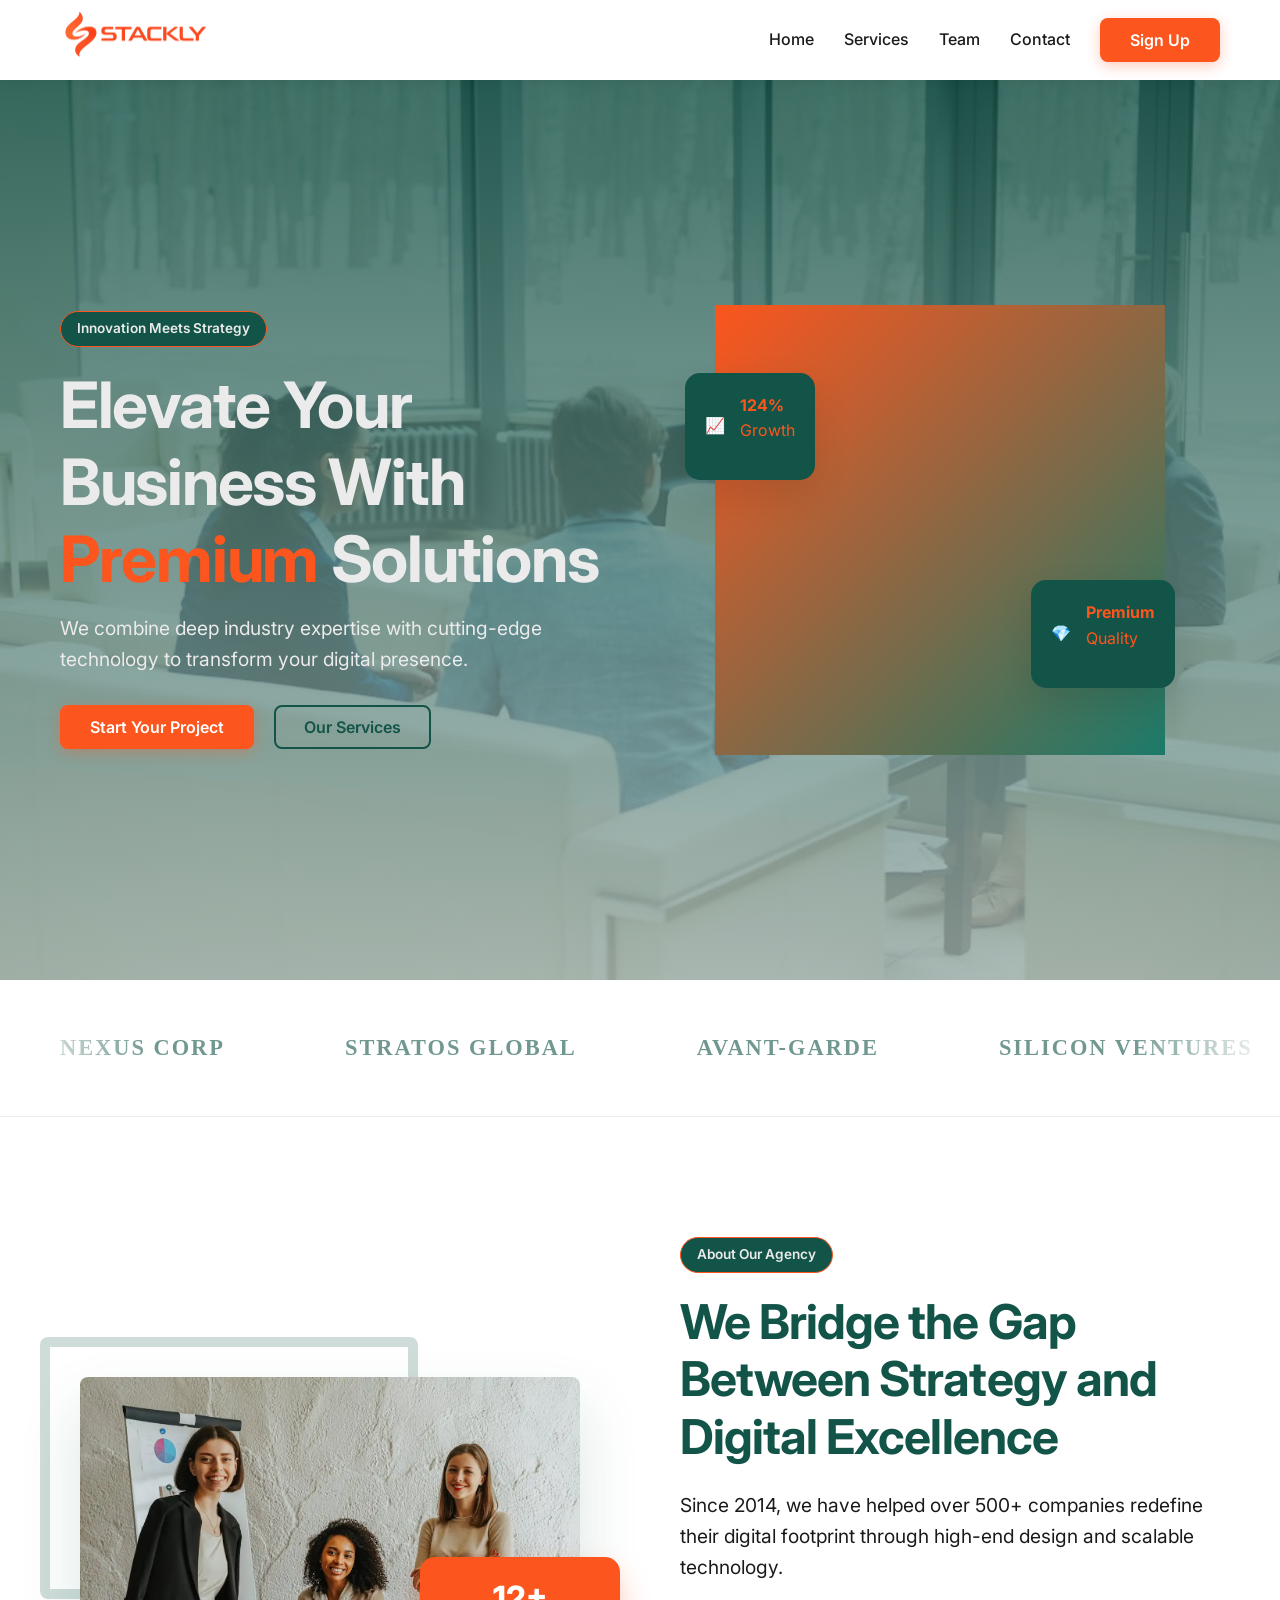
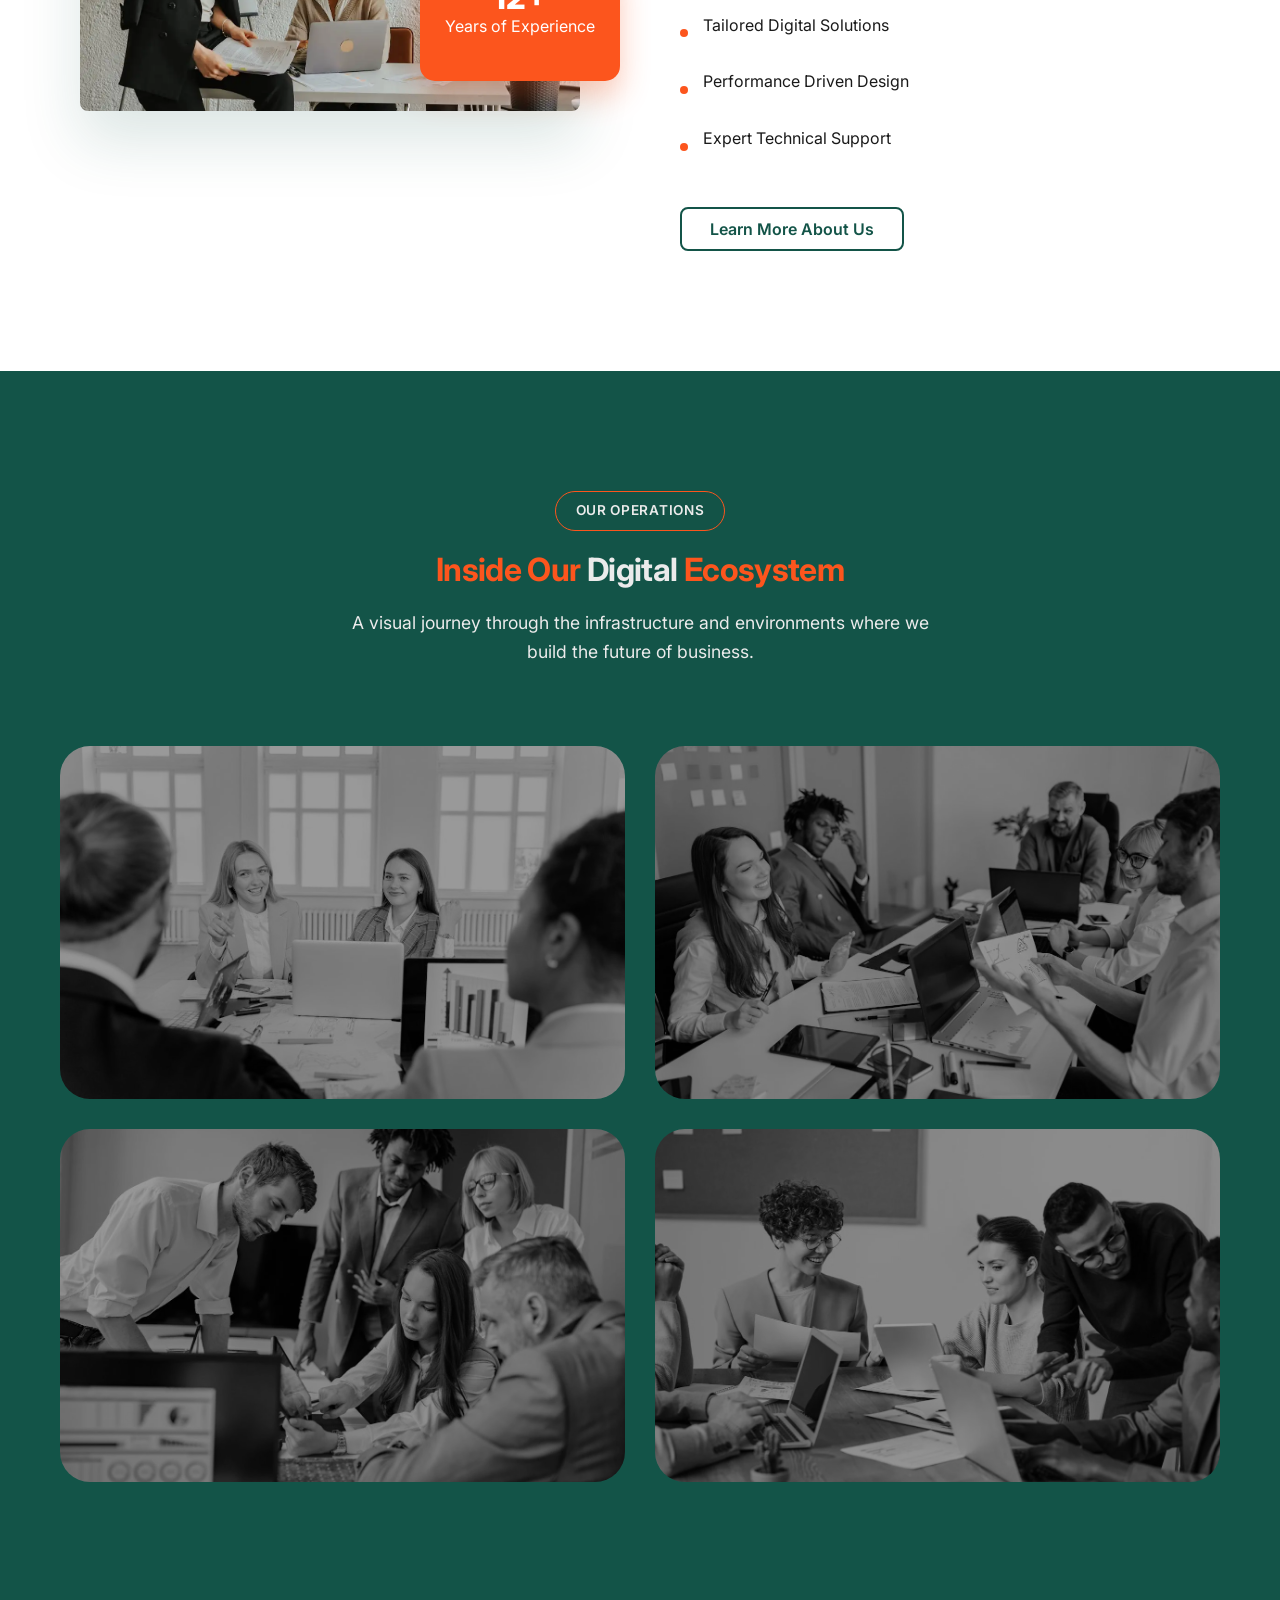
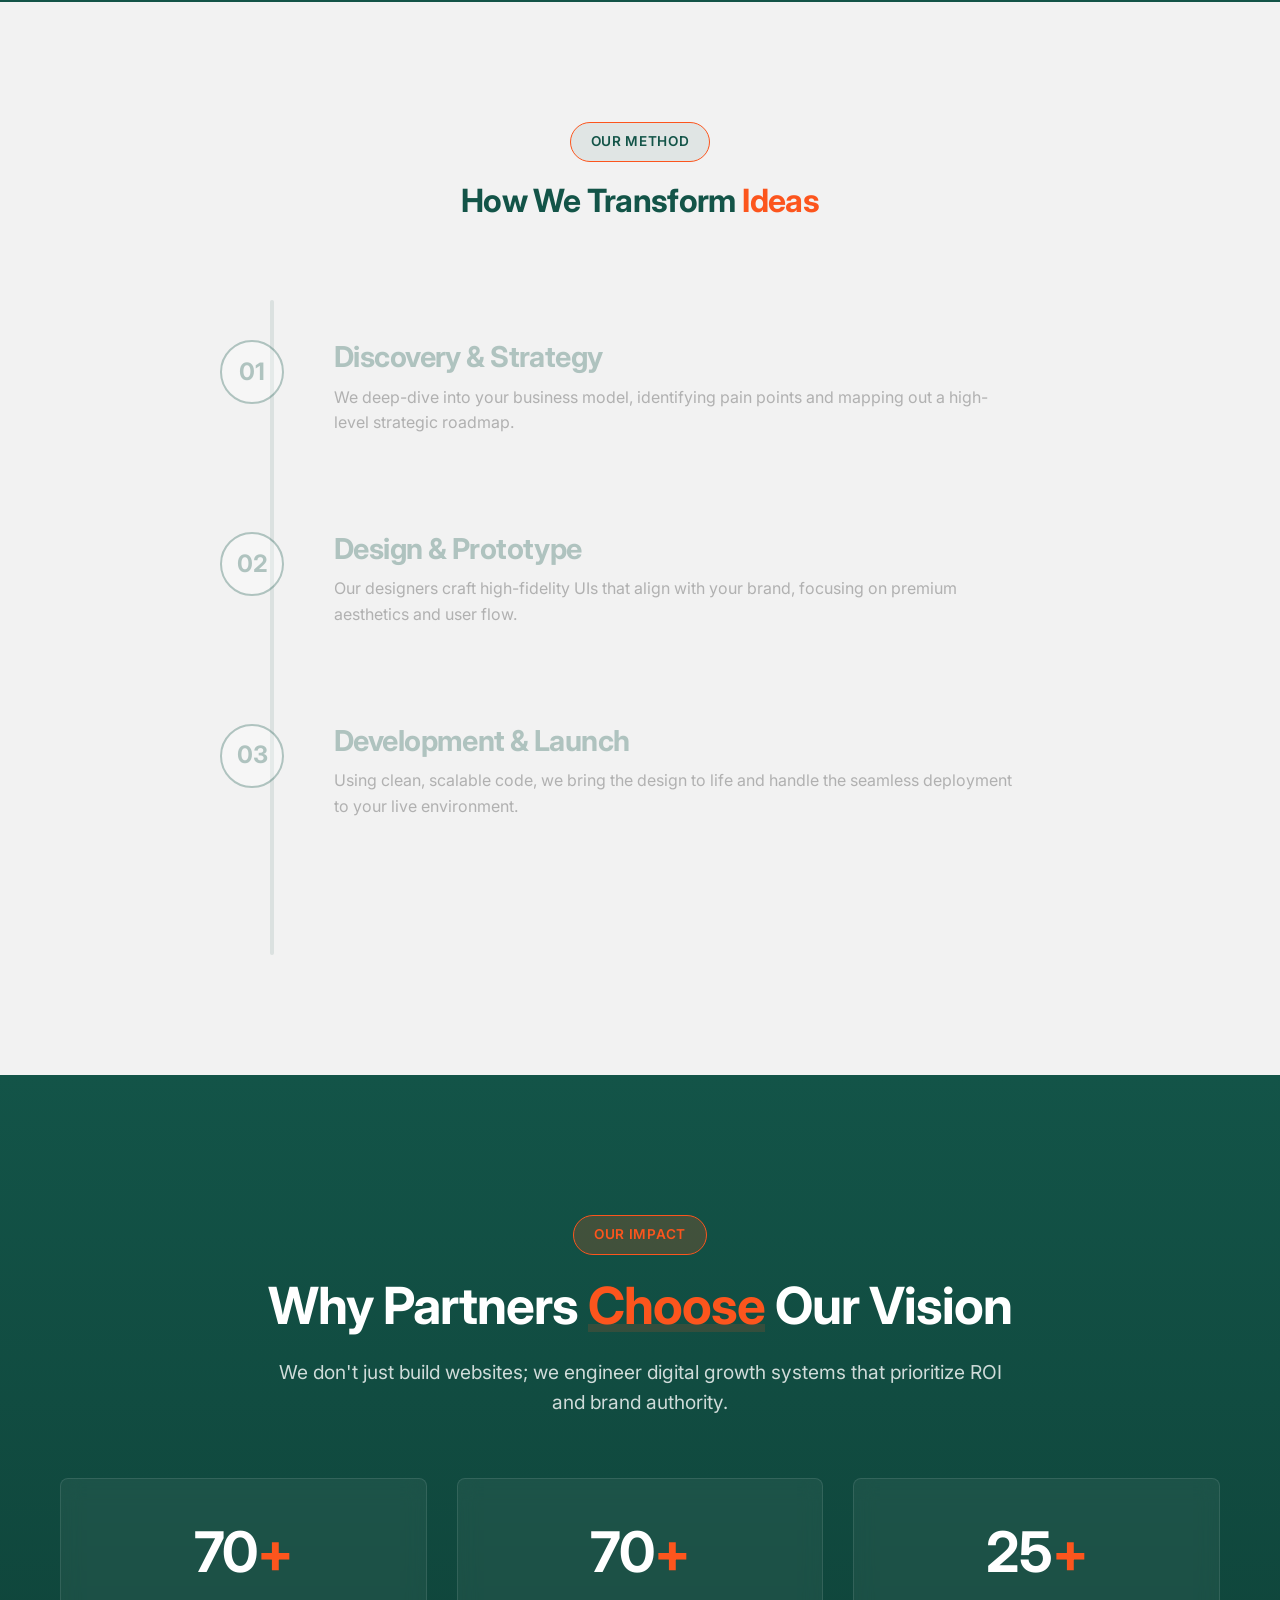
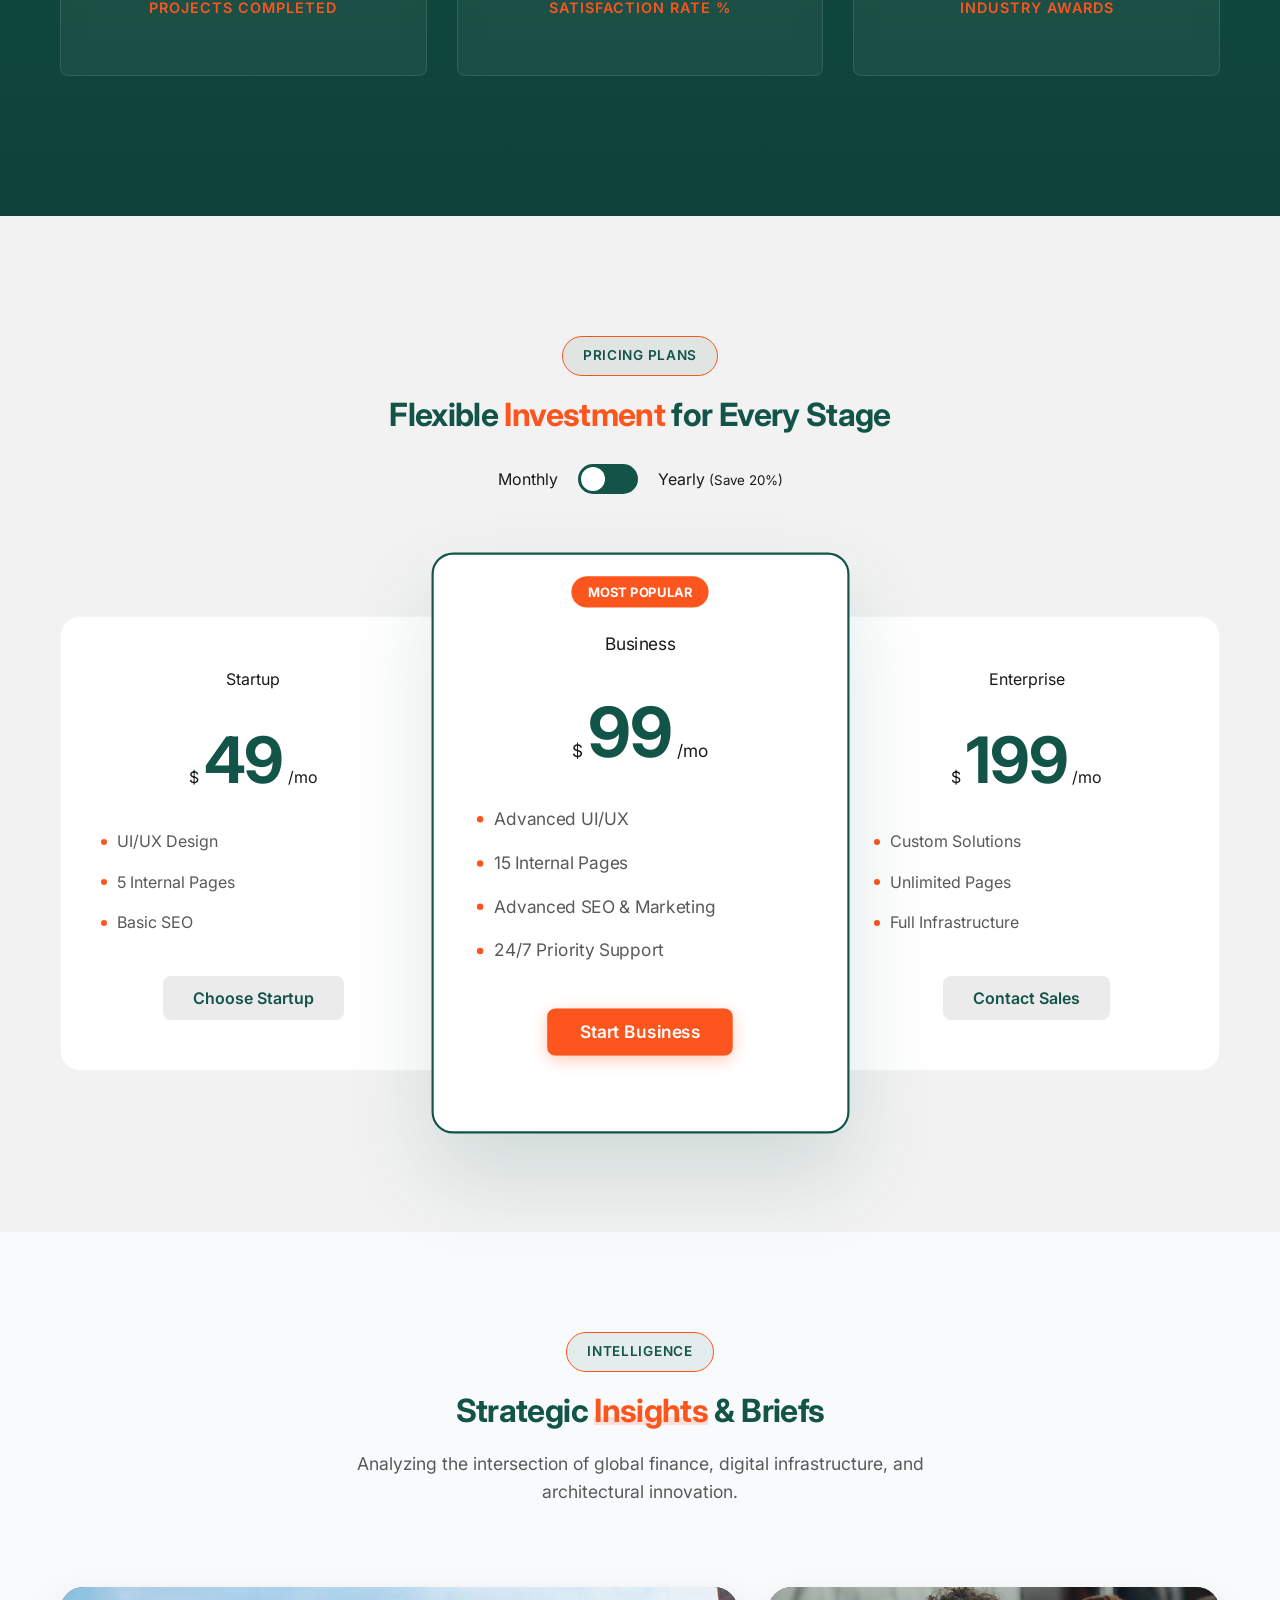
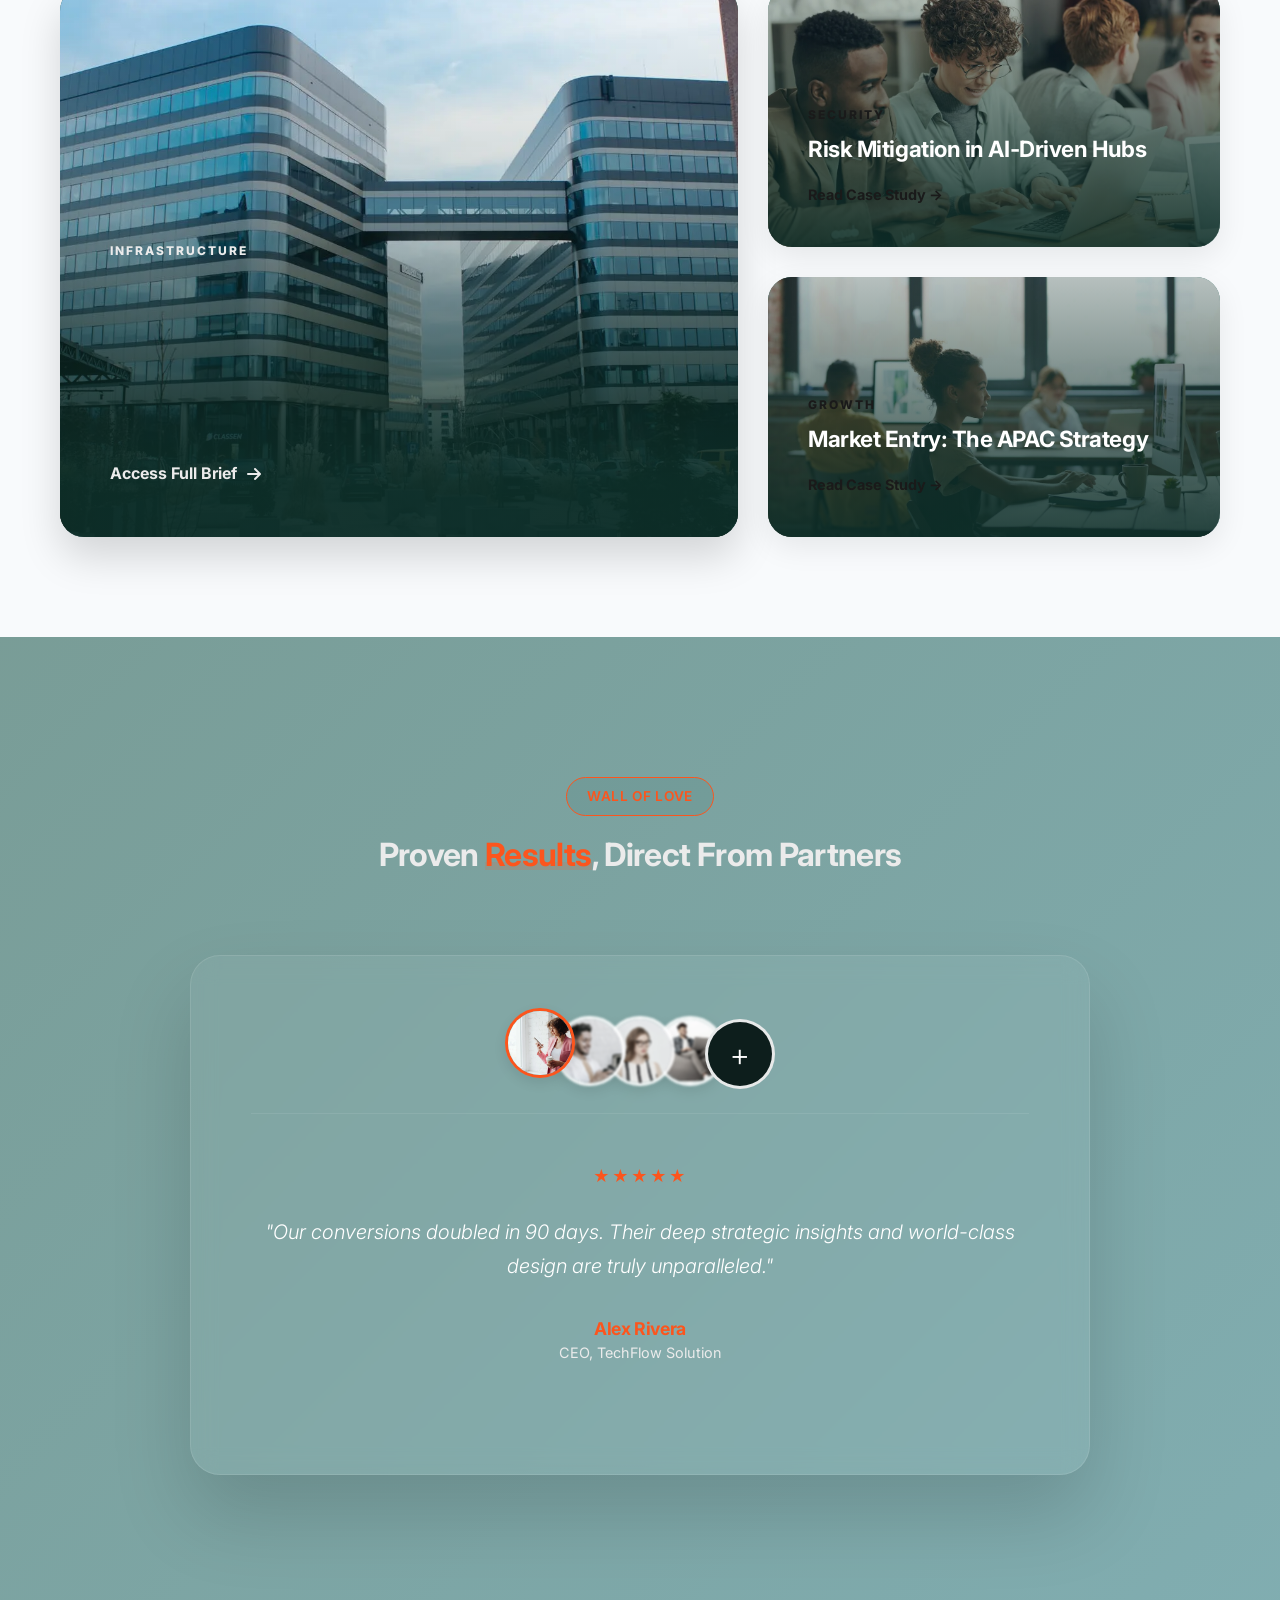
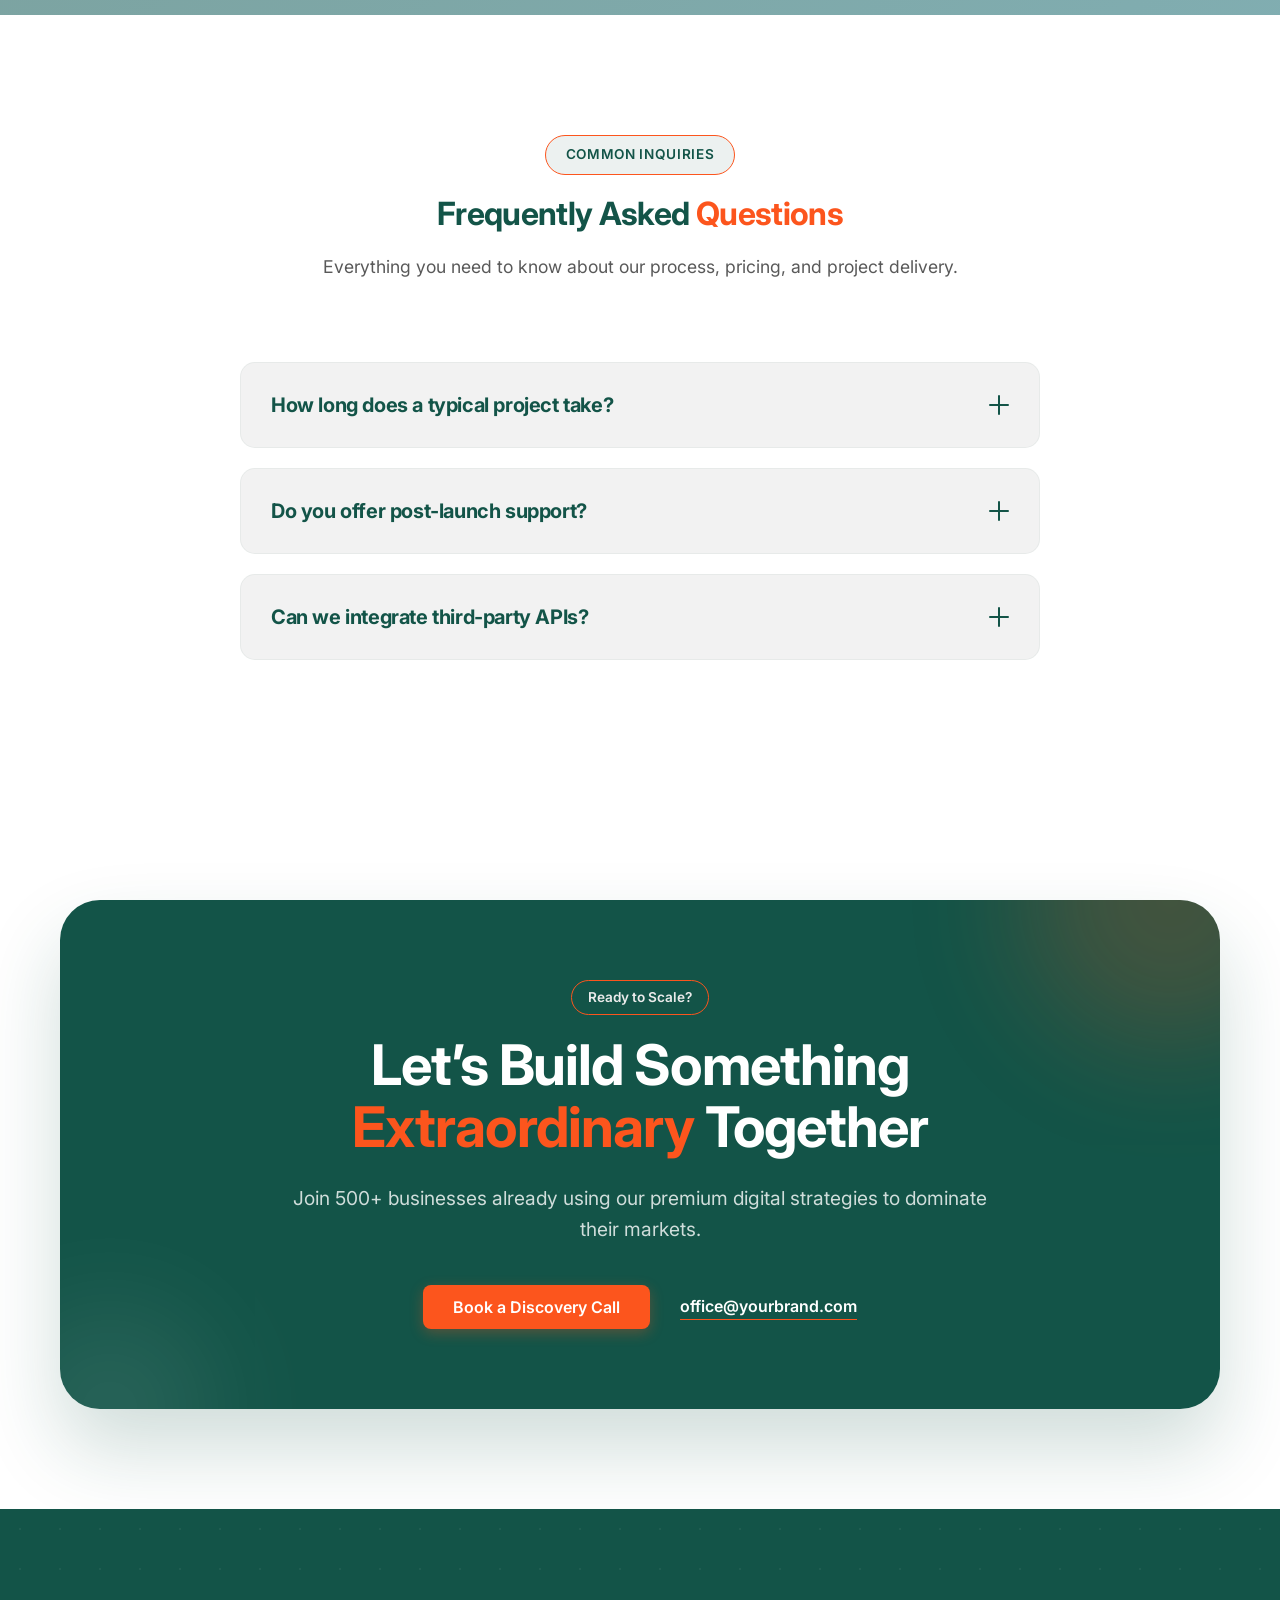
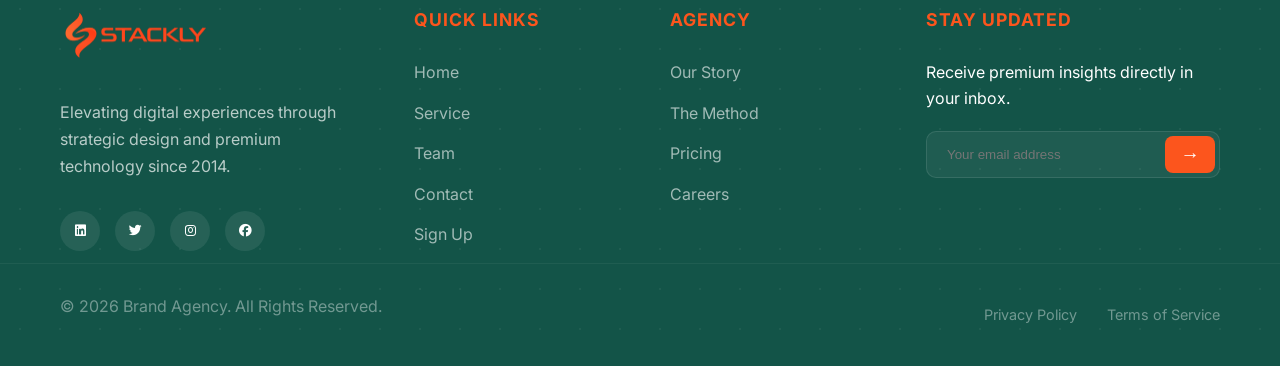
<file: index.html>
<!DOCTYPE html>
<html lang="en">

<head>
    <meta charset="UTF-8">
    <meta name="viewport" content="width=device-width, initial-scale=1.0">
    <title>Business</title>
    <link rel="icon" href="./assets/bg remove.webp">

    <link rel="stylesheet" href="style.css">
    <link rel="stylesheet" href="./root.css">

    <link href="https://fonts.googleapis.com/icon?family=Material+Icons" rel="stylesheet">
    <link rel="stylesheet" href="https://cdnjs.cloudflare.com/ajax/libs/font-awesome/6.5.1/css/all.min.css">

    <link href="https://unpkg.com/aos@2.3.4/dist/aos.css" rel="stylesheet">
</head>

<body>

    <header class="header">
        <div class="container nav-container">
            <a href="index.html" class="logo">
                <img src="./assets/orange.webp" alt="logo" width="150px">
            </a>

            <ul class="nav-links">
                <li><a href="index.html">Home</a></li>
                <li><a href="service.html">Services</a></li>
                <li><a href="team.html">Team</a></li>
                <li><a href="contact.html">Contact</a></li>
                <li><a href="auth.html" class="btn btn-primary">Sign Up</a></li>
            </ul>

            <div class="hamburger" id="hamburger">
                <span></span>
                <span></span>
                <span></span>
            </div>
        </div>

        <div class="mobile-nav" id="mobileNav">
            <div class="close-btn" id="closeBtn">&times;</div>
            <ul class="mobile-links">
                <li><a href="index.html">Home</a></li>
                <li><a href="service.html">Services</a></li>
                <li><a href="team.html">Team</a></li>
                <li><a href="contact.html">Contact</a></li>
                <li><a href="auth.html" class="btn btn-primary">Sign Up</a></li>
            </ul>
        </div>
    </header>





    <main>
        <section class="hero">
            <div class="hero-bg-slider">
                <div class="bg-slide active" style="background-image: url('./assets/img\ 1.webp');">
                </div>
                <div class="bg-slide" style="background-image: url('./assets/img\ 2.webp');">
                </div>
                <div class="bg-slide" style="background-image: url('./assets/img\ 3.webp');">
                </div>
                <div class="bg-slide" style="background-image: url('./assets/img\ 4.webp');">
                </div>
            </div>

            <canvas id="waveCanvas"></canvas>

            <div class="wave-overlay"></div>

            <div class="container hero-grid">
                <div class="hero-content">
                    <span class="badge">Innovation Meets Strategy</span>
                    <div id="hero-slider">
                        <div class="slide active">
                            <h1>Elevate Your Business With <span>Premium</span> Solutions</h1>
                            <p>We combine deep industry expertise with cutting-edge technology to transform your digital
                                presence.</p>
                        </div>
                        <div class="slide">
                            <h1>Strategic Growth For <span>Modern</span> Brands</h1>
                            <p>Data-driven methodologies designed to scale your operations and dominate your market
                                niche.</p>
                        </div>
                    </div>
                    <div class="hero-btns">
                        <a href="./404.html" class="btn btn-primary">Start Your Project</a>
                        <a href="./404.html" class="btn btn-secondary">Our Services</a>
                    </div>
                </div>

                <div class="hero-visual">
                    <div class="visual-box">
                        <div class="stat-card card-1"><span class="icon">📈</span>
                            <div><strong>124%</strong>
                                <p>Growth</p>
                            </div>
                        </div>
                        <div class="stat-card card-2"><span class="icon">💎</span>
                            <div><strong>Premium</strong>
                                <p>Quality</p>
                            </div>
                        </div>
                        <div class="main-circle"></div>
                    </div>
                </div>
            </div>
        </section>







        <div class="partner-marquee">
            <div class="marquee-content">
                <span class="company-name">NEXUS CORP</span>
                <span class="company-name">STRATOS GLOBAL</span>
                <span class="company-name">AVANT-GARDE</span>
                <span class="company-name">SILICON VENTURES</span>
                <span class="company-name">THE ARCHITECTS</span>
                <span class="company-name">PRIME LOGISTICS</span>

                <span class="company-name">NEXUS CORP</span>
                <span class="company-name">STRATOS GLOBAL</span>
                <span class="company-name">AVANT-GARDE</span>
                <span class="company-name">SILICON VENTURES</span>
                <span class="company-name">THE ARCHITECTS</span>
                <span class="company-name">PRIME LOGISTICS</span>
            </div>
        </div>








        <section class="about" id="about">
            <div class="container about-grid">
                <div class="about-image-wrapper">
                    <div class="image-accent"></div>
                    <div class="main-image">
                        <img src="./assets/img 5.webp" alt="Our Team">
                    </div>
                    <div class="experience-badge">
                        <span class="num">12+</span>
                        <p>Years of Experience</p>
                    </div>
                </div>

                <div class="about-content">
                    <span class="badge">About Our Agency</span>
                    <h2>We Bridge the Gap Between <span>Strategy</span> and Digital Excellence</h2>
                    <p class="lead">Since 2014, we have helped over 500+ companies redefine their digital footprint
                        through high-end design and scalable technology.</p>

                    <div class="about-features">
                        <div class="about-feature-item">
                            <div class="dot"></div>
                            <p>Tailored Digital Solutions</p>
                        </div>
                        <div class="about-feature-item">
                            <div class="dot"></div>
                            <p>Performance Driven Design</p>
                        </div>
                        <div class="about-feature-item">
                            <div class="dot"></div>
                            <p>Expert Technical Support</p>
                        </div>
                    </div>

                    <a href="./404.html" class="btn btn-secondary">Learn More About Us</a>
                </div>
            </div>
        </section>








        <section class="business-gallery">
            <div class="container">
                <div class="section-header white-text">
                    <span class="badge badge-invert">Our Operations</span>
                    <h2>Inside Our <span>Digital</span> Ecosystem</h2>
                    <p>A visual journey through the infrastructure and environments where we build the future of
                        business.</p>
                </div>

                <div class="gallery-grid">
                    <div class="gallery-item">
                        <div class="gallery-image">
                            <img src="./assets/img 6.webp" alt="Strategy Room">
                            <div class="gallery-overlay">
                                <div class="overlay-content">
                                    <span>01 / Strategy</span>
                                    <h3>Strategic Analysis</h3>
                                    <p>Data-driven decision making at the core of every project roadmap.</p>
                                </div>
                            </div>
                        </div>
                    </div>

                    <div class="gallery-item">
                        <div class="gallery-image">
                            <img src="./assets/img 7.webp" alt="Architecture">
                            <div class="gallery-overlay">
                                <div class="overlay-content">
                                    <span>02 / Infrastructure</span>
                                    <h3>Cloud Architecture</h3>
                                    <p>Building secure, scalable foundations for global enterprise systems.</p>
                                </div>
                            </div>
                        </div>
                    </div>

                    <div class="gallery-item">
                        <div class="gallery-image">
                            <img src="./assets/img 8.webp" alt="Design Lab">
                            <div class="gallery-overlay">
                                <div class="overlay-content">
                                    <span>03 / Creative</span>
                                    <h3>UI/UX Innovation</h3>
                                    <p>Where high-end aesthetics meet intuitive user behavior patterns.</p>
                                </div>
                            </div>
                        </div>
                    </div>

                    <div class="gallery-item">
                        <div class="gallery-image">
                            <img src="./assets/img 9.webp" alt="Tech Hub">
                            <div class="gallery-overlay">
                                <div class="overlay-content">
                                    <span>04 / Execution</span>
                                    <h3>Agile Development</h3>
                                    <p>Rapid deployment cycles using the latest industry-standard stacks.</p>
                                </div>
                            </div>
                        </div>
                    </div>
                </div>
            </div>
        </section>








        <section class="process" id="process">
            <div class="container">
                <div class="section-header">
                    <span class="badge">Our Method</span>
                    <h2>How We Transform <span>Ideas</span></h2>
                </div>

                <div class="process-wrapper">
                    <div class="process-line">
                        <div class="line-progress" id="line-progress"></div>
                    </div>

                    <div class="process-item">
                        <div class="process-number">01</div>
                        <div class="process-info">
                            <h3>Discovery & Strategy</h3>
                            <p>We deep-dive into your business model, identifying pain points and mapping out a
                                high-level strategic roadmap.</p>
                        </div>
                    </div>

                    <div class="process-item">
                        <div class="process-number">02</div>
                        <div class="process-info">
                            <h3>Design & Prototype</h3>
                            <p>Our designers craft high-fidelity UIs that align with your brand, focusing on premium
                                aesthetics and user flow.</p>
                        </div>
                    </div>

                    <div class="process-item">
                        <div class="process-number">03</div>
                        <div class="process-info">
                            <h3>Development & Launch</h3>
                            <p>Using clean, scalable code, we bring the design to life and handle the seamless
                                deployment to your live environment.</p>
                        </div>
                    </div>
                </div>
            </div>
        </section>








        <section class="why-us-featured">
            <div class="why-us-image-bg"></div>
            <div class="why-us-overlay"></div>

            <div class="container relative-z">
                <div class="section-header dark-bg">
                    <span class="badge">Our Impact</span>
                    <h2>Why Partners <span>Choose</span> Our Vision</h2>
                    <p>We don't just build websites; we engineer digital growth systems that prioritize ROI and brand
                        authority.</p>
                </div>

                <div class="stats-featured-grid">
                    <div class="stat-card-premium">
                        <h3 class="counter" data-target="150">0</h3>
                        <p>Projects Completed</p>
                    </div>
                    <div class="stat-card-premium">
                        <h3 class="counter" data-target="98">0</h3>
                        <p>Satisfaction Rate %</p>
                    </div>
                    <div class="stat-card-premium">
                        <h3 class="counter" data-target="25">0</h3>
                        <p>Industry Awards</p>
                    </div>
                </div>
            </div>
        </section>







        <section class="pricing" id="pricing">
            <div class="container">
                <div class="section-header">
                    <span class="badge">Pricing Plans</span>
                    <h2>Flexible <span>Investment</span> for Every Stage</h2>

                    <div class="pricing-switch">
                        <span class="label">Monthly</span>
                        <div class="toggle-btn" id="price-toggle">
                            <div class="inner-circle"></div>
                        </div>
                        <span class="label">Yearly <small>(Save 20%)</small></span>
                    </div>
                </div>

                <div class="pricing-grid">
                    <div class="pricing-card">
                        <div class="plan-type">Startup</div>
                        <div class="price">
                            <span class="currency">$</span>
                            <h3 class="amount" data-monthly="49" data-yearly="39">49</h3>
                            <span class="period">/mo</span>
                        </div>
                        <ul class="plan-features">
                            <li>
                                <div class="dot"></div> UI/UX Design
                            </li>
                            <li>
                                <div class="dot"></div> 5 Internal Pages
                            </li>
                            <li>
                                <div class="dot"></div> Basic SEO
                            </li>
                        </ul>
                        <a href="./404.html" class="btn btn-outline">Choose Startup</a>
                    </div>

                    <div class="pricing-card featured">
                        <div class="popular-tag">Most Popular</div>
                        <div class="plan-type">Business</div>
                        <div class="price">
                            <span class="currency">$</span>
                            <h3 class="amount" data-monthly="99" data-yearly="79">99</h3>
                            <span class="period">/mo</span>
                        </div>
                        <ul class="plan-features">
                            <li>
                                <div class="dot"></div> Advanced UI/UX
                            </li>
                            <li>
                                <div class="dot"></div> 15 Internal Pages
                            </li>
                            <li>
                                <div class="dot"></div> Advanced SEO & Marketing
                            </li>
                            <li>
                                <div class="dot"></div> 24/7 Priority Support
                            </li>
                        </ul>
                        <a href="./404.html" class="btn btn-primary">Start Business</a>
                    </div>

                    <div class="pricing-card">
                        <div class="plan-type">Enterprise</div>
                        <div class="price">
                            <span class="currency">$</span>
                            <h3 class="amount" data-monthly="199" data-yearly="159">199</h3>
                            <span class="period">/mo</span>
                        </div>
                        <ul class="plan-features">
                            <li>
                                <div class="dot"></div> Custom Solutions
                            </li>
                            <li>
                                <div class="dot"></div> Unlimited Pages
                            </li>
                            <li>
                                <div class="dot"></div> Full Infrastructure
                            </li>
                        </ul>
                        <a href="./404.html" class="btn btn-outline">Contact Sales</a>
                    </div>
                </div>
            </div>
        </section>







        <section class="industry-insights">
            <div class="container">
                <div class="section-header" data-aos="fade-up">
                    <span class="badge">Intelligence</span>
                    <h2>Strategic <span>Insights</span> & Briefs</h2>
                    <p>Analyzing the intersection of global finance, digital infrastructure, and architectural
                        innovation.</p>
                </div>

                <div class="insights-grid">
                    <div class="insight-card card-main" data-aos="fade-right">
                        <div class="insight-img" style="background-image: url('./assets/img\ 11.webp');">
                        </div>
                        <div class="insight-overlay">
                            <span class="category">Infrastructure</span>
                            <h3>The 2026 Shift: Decentralized Enterprise Architectures</h3>
                            <p>Why centralized legacy systems are becoming the primary bottleneck for global scaling...
                            </p>
                            <a href="./404.html" class="read-more">Access Full Brief <i
                                    class="fas fa-arrow-right"></i></a>
                        </div>
                    </div>

                    <div class="insight-sidebar">
                        <div class="insight-card card-sub" data-aos="fade-left">
                            <div class="insight-img" style="background-image: url('./assets/img\ 13.webp');"></div>
                            <div class="insight-overlay-sm">
                                <span class="category">Security</span>
                                <h4>Risk Mitigation in AI-Driven Hubs</h4>
                                <a href="./404.html" class="link-minimal">Read Case Study →</a>
                            </div>
                        </div>

                        <div class="insight-card card-sub" data-aos="fade-left" data-aos-delay="100">
                            <div class="insight-img" style="background-image: url('./assets/img\ 12.webp');"></div>
                            <div class="insight-overlay-sm">
                                <span class="category">Growth</span>
                                <h4>Market Entry: The APAC Strategy</h4>
                                <a href="./404.html" class="link-minimal">Read Case Study →</a>
                            </div>
                        </div>
                    </div>
                </div>
            </div>
        </section>








        <section class="testimonials-high-fidelity v4">
            <div class="test-image-bg"></div>
            <div class="test-brand-overlay"></div>

            <div class="container relative-z">
                <div class="section-header white-text">
                    <span class="badge badge-invert">Wall of Love</span>
                    <h2>Proven <span>Results</span>, Direct From Partners</h2>
                </div>

                <div class="test-v4-card-glass">
                    <div class="avatar-stack-v4" id="avatar-selector">
                        <div class="avatar-item-v4 active" data-index="0">
                            <img src="./assets/w2.webp"
                                alt="Client 1">
                        </div>
                        <div class="avatar-item-v4" data-index="1">
                            <img src="./assets/m3.webp"
                                alt="Client 2">
                        </div>
                        <div class="avatar-item-v4" data-index="2">
                            <img src="./assets/w9.webp"
                                alt="Client 3">
                        </div>
                        <div class="avatar-item-v4" data-index="3">
                            <img src="./assets/m6.webp"
                                alt="Client 4">
                        </div>
                        <div class="add-btn-v4">+</div>
                    </div>

                    <div class="test-text-engine" id="text-engine">
                        <div class="text-block active">
                            <div class="stars">★★★★★</div>
                            <p class="main-quote-v4">"Our conversions doubled in 90 days. Their deep strategic insights
                                and world-class design are truly unparalleled."</p>
                            <div class="user-meta-v4">
                                <h4>Alex Rivera</h4>
                                <p>CEO, TechFlow Solution</p>
                            </div>
                        </div>

                        <div class="text-block">
                            <div class="stars">★★★★★</div>
                            <p class="main-quote-v4">"Professional, responsive, and skilled. They transformed our
                                digital footprint from static to dynamic."</p>
                            <div class="user-meta-v4">
                                <h4>Sarah Jenkins</h4>
                                <p>Dir. Marketing, Elevate</p>
                            </div>
                        </div>

                        <div class="text-block">
                            <div class="stars">★★★★★</div>
                            <p class="main-quote-v4">"They seamless API integrations saved us weeks of development time.
                                Highly technical and incredibly innovative."</p>
                            <div class="user-meta-v4">
                                <h4>Marcus Wright</h4>
                                <p>CTO, Quantum Systems</p>
                            </div>
                        </div>

                        <div class="text-block">
                            <div class="stars">★★★★★</div>
                            <p class="main-quote-v4">"The automated logistics system they implemented reduced our
                                operational costs by 22% overnight. Highly recommended."</p>
                            <div class="user-meta-v4">
                                <h4>James Chen</h4>
                                <p>Operations Manager, Global Logistics</p>
                            </div>
                        </div>
                    </div>
                </div>
            </div>
        </section>







        <section class="faq" id="faq">
            <div class="container">
                <div class="section-header">
                    <span class="badge">Common Inquiries</span>
                    <h2>Frequently Asked <span>Questions</span></h2>
                    <p>Everything you need to know about our process, pricing, and project delivery.</p>
                </div>

                <div class="faq-wrapper">
                    <div class="faq-item">
                        <div class="faq-question">
                            <h3>How long does a typical project take?</h3>
                            <div class="faq-icon">
                                <span class="line"></span>
                                <span class="line"></span>
                            </div>
                        </div>
                        <div class="faq-answer">
                            <p>Most mid-sized projects range from 4 to 8 weeks. This includes the full discovery,
                                design, and development phases. We prioritize quality over speed to ensure a premium
                                result.</p>
                        </div>
                    </div>

                    <div class="faq-item">
                        <div class="faq-question">
                            <h3>Do you offer post-launch support?</h3>
                            <div class="faq-icon">
                                <span class="line"></span>
                                <span class="line"></span>
                            </div>
                        </div>
                        <div class="faq-answer">
                            <p>Absolutely. Every project includes 30 days of complimentary high-priority support. We
                                also offer monthly maintenance retainers to keep your platform updated and secure.</p>
                        </div>
                    </div>

                    <div class="faq-item">
                        <div class="faq-question">
                            <h3>Can we integrate third-party APIs?</h3>
                            <div class="faq-icon">
                                <span class="line"></span>
                                <span class="line"></span>
                            </div>
                        </div>
                        <div class="faq-answer">
                            <p>Yes, our development team specializes in seamless API integrations, ranging from payment
                                gateways (Stripe, PayPal) to CRM systems like Salesforce and HubSpot.</p>
                        </div>
                    </div>
                </div>
            </div>
        </section>








        <section class="final-cta">
            <div class="container">
                <div class="cta-glass-card">
                    <div class="cta-content">
                        <span class="badge">Ready to Scale?</span>
                        <h2>Let’s Build Something <span>Extraordinary</span> Together</h2>
                        <p>Join 500+ businesses already using our premium digital strategies to dominate their markets.
                        </p>

                        <div class="cta-actions">
                            <a href="./404.html" class="btn btn-primary">Book a Discovery Call</a>
                            <a href="./404.html" class="cta-link">office@yourbrand.com</a>
                        </div>
                    </div>

                    <div class="cta-shape shape-1"></div>
                    <div class="cta-shape shape-2"></div>
                </div>
            </div>
        </section>


    </main>







    <footer class="footer">
        <div class="footer-grid-bg"></div>

        <div class="container footer-grid">
            <div class="footer-col brand-col">
                <a href="index.html" class="footer-logo">
                    <img src="./assets/orange.webp" alt="logo" width="150px">
                </a>
                <p>Elevating digital experiences through strategic design and premium technology since 2014.</p>
                <div class="social-links">
                    <a href="./404.html" aria-label="LinkedIn"><i class="fa-brands fa-linkedin"></i></a>
                    <a href="./404.html" aria-label="Twitter"><i class="fa-brands fa-twitter"></i></a>
                    <a href="./404.html" aria-label="Instagram"><i class="fa-brands fa-instagram"></i></a>
                    <a href="./404.html" aria-label="Instagram"><i class="fa-brands fa-facebook"></i></a>
                </div>
            </div>

            <div class="footer-col">
                <h4>Quick Links</h4>
                <ul class="footer-links">
                    <li><a href="index.html">Home</a></li>
                    <li><a href="service.html">Service</a></li>
                    <li><a href="team.html">Team</a></li>
                    <li><a href="contact.html">Contact</a></li>
                    <li><a href="auth.html">Sign Up</a></li>

                </ul>
            </div>

            <div class="footer-col">
                <h4>Agency</h4>
                <ul class="footer-links">
                    <li><a href="./404.html">Our Story</a></li>
                    <li><a href="./404.html">The Method</a></li>
                    <li><a href="./404.html">Pricing</a></li>
                    <li><a href="./404.html">Careers</a></li>
                </ul>
            </div>

            <div class="footer-col newsletter-col">
                <h4>Stay Updated</h4>
                <p>Receive premium insights directly in your inbox.</p>
                <form class="footer-form" action="./404.html" method="GET">
                    <input type="email" placeholder="Your email address" required>
                    <button type="submit" class="btn-send">&rarr;</button>
                </form>
            </div>
        </div>

        <div class="footer-bottom">
            <div class="container">
                <div class="bottom-flex">
                    <p>&copy; 2026 Brand Agency. All Rights Reserved.</p>
                    <div class="legal-links">
                        <a href="./404.html">Privacy Policy</a>
                        <a href="./404.html">Terms of Service</a>
                    </div>
                </div>
            </div>
        </div>
    </footer>






    <script src="script.js"></script>

    <script src="https://unpkg.com/aos@2.3.4/dist/aos.js"></script>

    <script>
        AOS.init({
            duration: 900,
            easing: 'ease-in-out',
            once: true,
        });

        // data-aos="fade-up"
        // fade-up, fade-down, fade-left, fade-right, zoom-in,	slide-up, flip-left	

    </script>

</body>

</html>
</file>
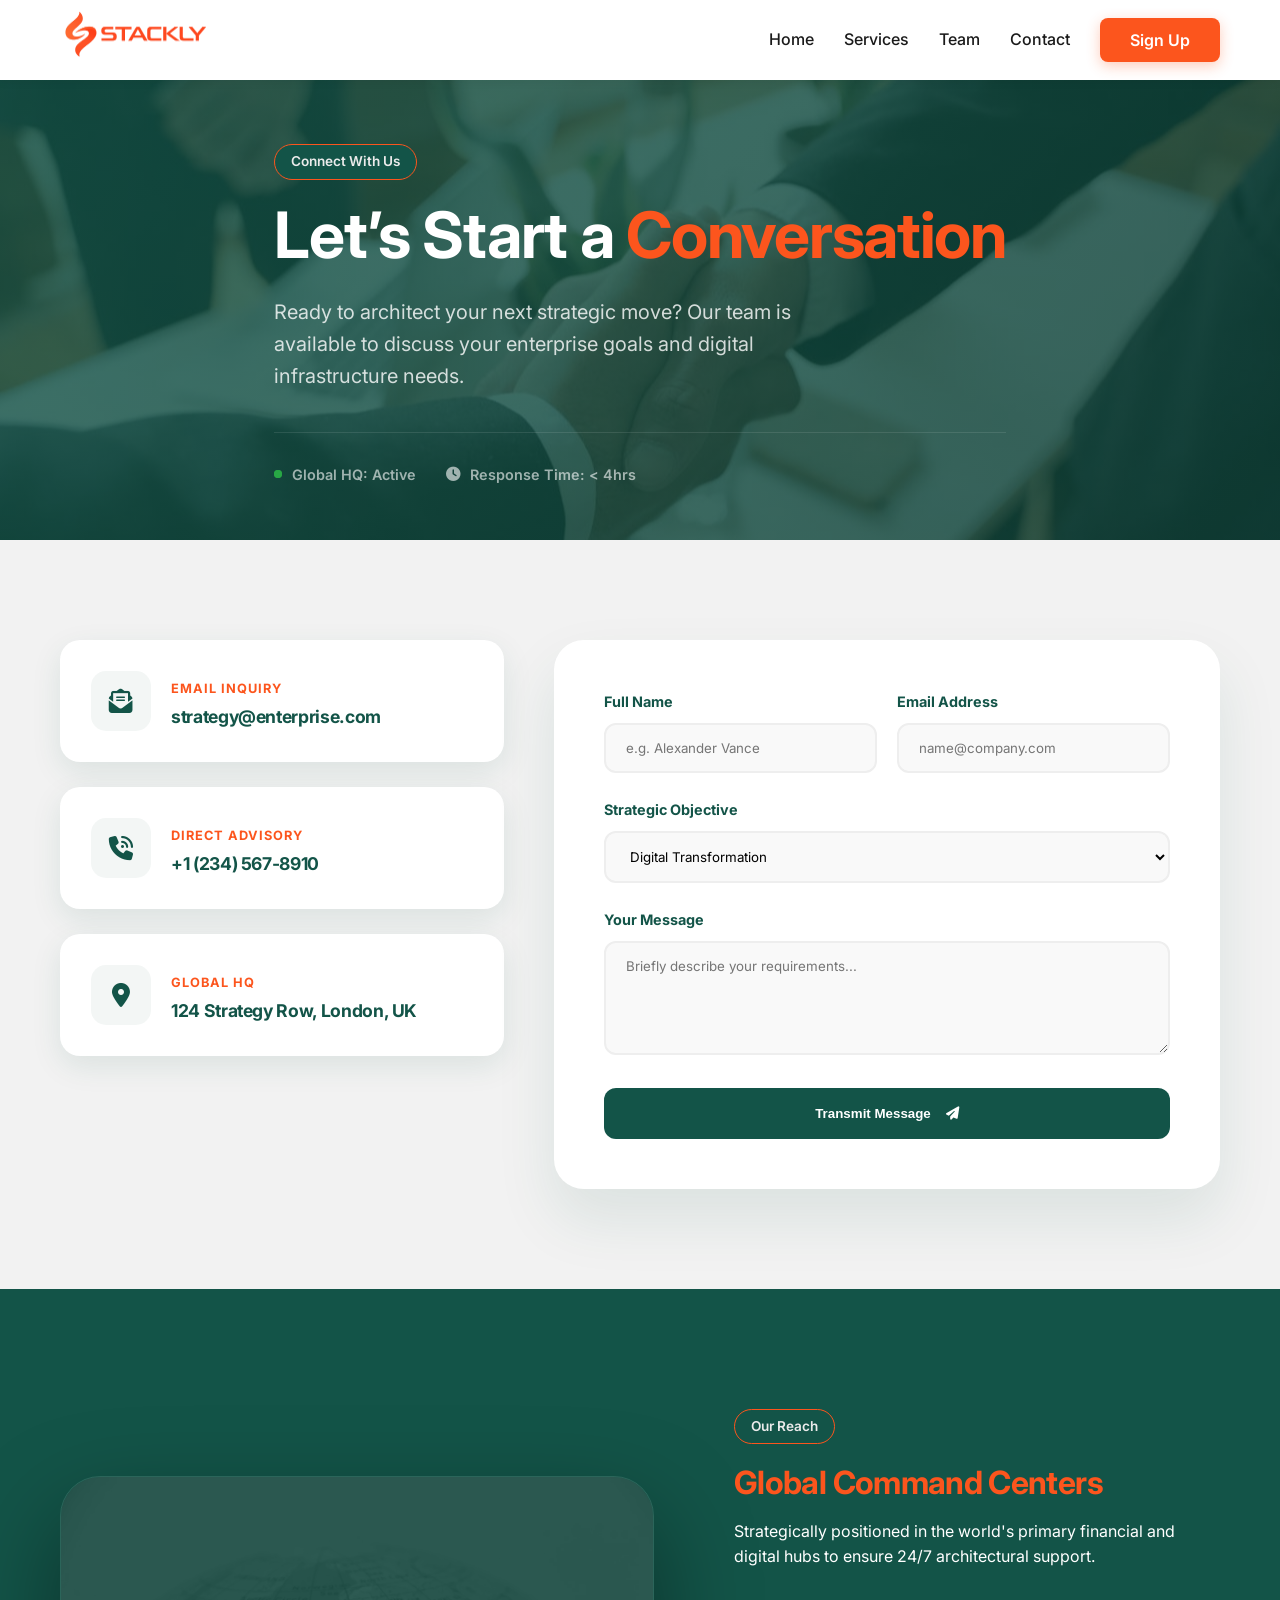
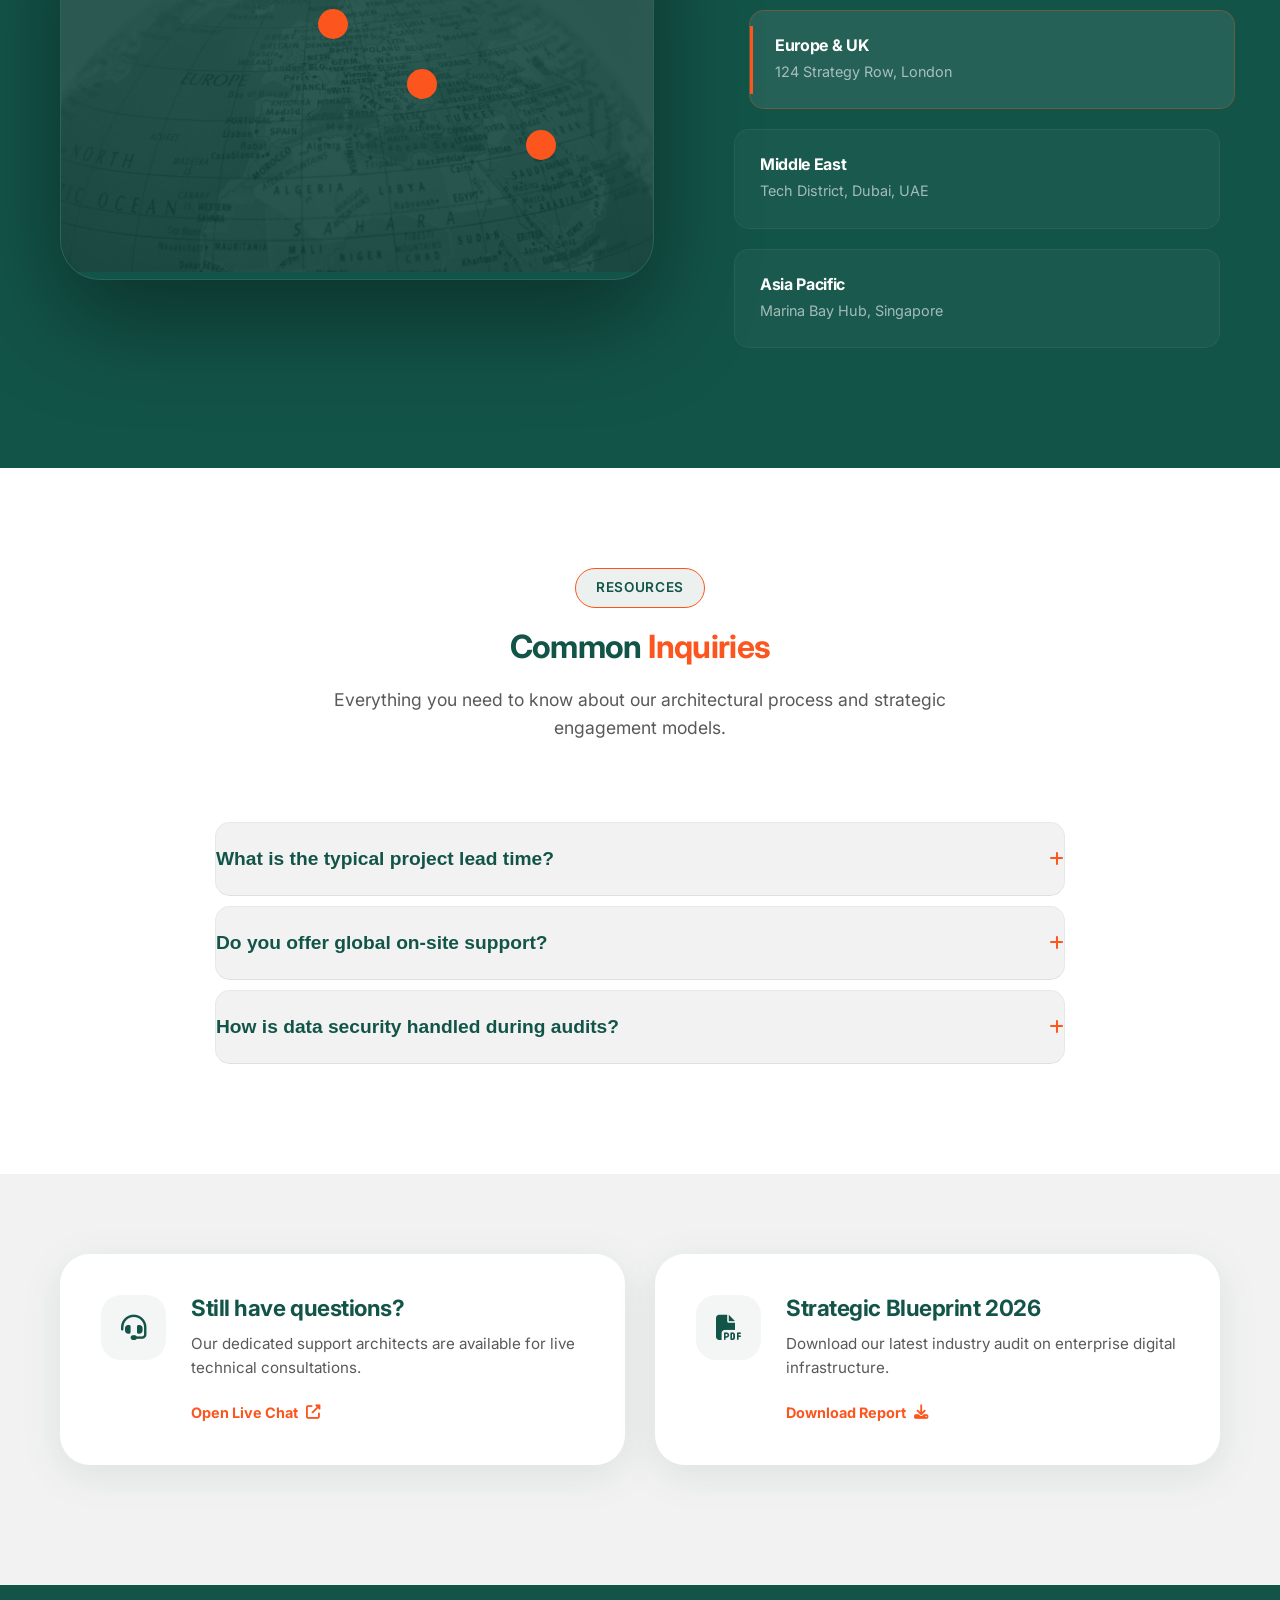
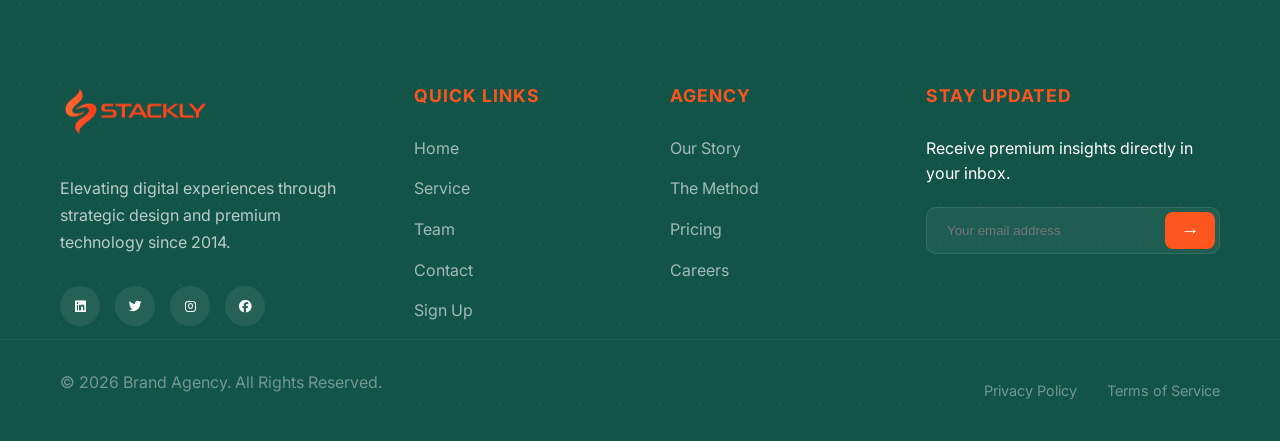
<file: contact.html>
<!DOCTYPE html>
<html lang="en">

<head>
    <meta charset="UTF-8">
    <meta name="viewport" content="width=device-width, initial-scale=1.0">
    <title>Business</title>
    <link rel="icon" href="./assets/bg remove.webp">

    <link rel="stylesheet" href="style.css">
    <link rel="stylesheet" href="contact.css">
    <link rel="stylesheet" href="./root.css">

    <link href="https://fonts.googleapis.com/icon?family=Material+Icons" rel="stylesheet">
    <link rel="stylesheet" href="https://cdnjs.cloudflare.com/ajax/libs/font-awesome/6.5.1/css/all.min.css">

    <link href="https://unpkg.com/aos@2.3.4/dist/aos.css" rel="stylesheet">
</head>

<body>

    <header class="header">
        <div class="container nav-container">
            <a href="contact.html" class="logo">
                <img src="./assets/orange.webp" alt="logo" width="150px">
            </a>

            <ul class="nav-links">
                <li><a href="index.html">Home</a></li>
                <li><a href="service.html">Services</a></li>
                <li><a href="team.html">Team</a></li>
                <li><a href="contact.html">Contact</a></li>
                <li><a href="auth.html" class="btn btn-primary">Sign Up</a></li>
            </ul>

            <div class="hamburger" id="hamburger">
                <span></span>
                <span></span>
                <span></span>
            </div>
        </div>

        <div class="mobile-nav" id="mobileNav">
            <div class="close-btn" id="closeBtn">&times;</div>
            <ul class="mobile-links">
                <li><a href="index.html">Home</a></li>
                <li><a href="service.html">Services</a></li>
                <li><a href="team.html">Team</a></li>
                <li><a href="contact.html">Contact</a></li>
                <li><a href="auth.html" class="btn btn-primary">Sign Up</a></li>
            </ul>
        </div>
    </header>

    <main>


        <section class="contact-hero">
            <div class="ch-image-layer"></div>

            <div class="ch-overlay-layer"></div>

            <div class="container ch-container">
                <div class="ch-content">
                    <span class="badge badge-invert">Connect With Us</span>
                    <h1>Let’s Start a <span>Conversation</span></h1>
                    <p>Ready to architect your next strategic move? Our team is available to discuss your enterprise
                        goals and digital infrastructure needs.</p>

                    <div class="ch-status-row">
                        <div class="status-item">
                            <div class="status-pulse"></div>
                            <span>Global HQ: Active</span>
                        </div>
                        <div class="status-item">
                            <i class="fas fa-clock"></i>
                            <span>Response Time: < 4hrs</span>
                        </div>
                    </div>
                </div>
            </div>
        </section>







        <section class="contact-interface">
            <div class="container">
                <div class="interface-grid">

                    <div class="connectivity-info">
                        <div class="info-card" data-aos="fade-up">
                            <div class="info-icon"><i class="fas fa-envelope-open-text"></i></div>
                            <div class="info-text">
                                <span>Email Inquiry</span>
                                <h4>strategy@enterprise.com</h4>
                            </div>
                        </div>

                        <div class="info-card" data-aos="fade-up" data-aos-delay="100">
                            <div class="info-icon"><i class="fas fa-phone-volume"></i></div>
                            <div class="info-text">
                                <span>Direct Advisory</span>
                                <h4>+1 (234) 567-8910</h4>
                            </div>
                        </div>

                        <div class="info-card" data-aos="fade-up" data-aos-delay="200">
                            <div class="info-icon"><i class="fas fa-map-marker-alt"></i></div>
                            <div class="info-text">
                                <span>Global HQ</span>
                                <h4>124 Strategy Row, London, UK</h4>
                            </div>
                        </div>
                    </div>

                    <div class="form-wrapper" data-aos="fade-left">
                        <form class="premium-form" action="./404.html" method="GET">
                            <div class="form-row">
                                <div class="form-group">
                                    <label>Full Name</label>
                                    <input type="text" placeholder="e.g. Alexander Vance" pattern="[A-Za-z]+" required>
                                </div>
                                <div class="form-group">
                                    <label>Email Address</label>
                                    <input type="email" placeholder="name@company.com" required>
                                </div>
                            </div>

                            <div class="form-group">
                                <label>Strategic Objective</label>
                                <select>
                                    <option>Digital Transformation</option>
                                    <option>Infrastructure Scaling</option>
                                    <option>Risk Mitigation</option>
                                    <option>General Inquiry</option>
                                </select>
                            </div>

                            <div class="form-group">
                                <label>Your Message</label>
                                <textarea rows="5" placeholder="Briefly describe your requirements..."></textarea>
                            </div>

                            <button type="submit" class="form-submit-btn">
                                <span>Transmit Message</span>
                                <i class="fas fa-paper-plane"></i>
                            </button>
                        </form>
                    </div>

                </div>
            </div>
        </section>







        <section class="global-locations">
            <div class="neural-bg"></div>

            <div class="container">
                <div class="locations-wrapper">

                    <div class="map-visual" data-aos="zoom-in">
                        <div class="map-container">
                            <img src="./assets/world.webp"
                                alt="World Map">

                            <div class="map-marker london" data-label="London"></div>
                            <div class="map-marker dubai" data-label="Dubai"></div>
                            <div class="map-marker singapore" data-label="Singapore"></div>
                        </div>
                    </div>

                    <div class="locations-info" data-aos="fade-left">
                        <span class="badge badge-invert">Our Reach</span>
                        <h2>Global <span>Command Centers</span></h2>
                        <p>Strategically positioned in the world's primary financial and digital hubs to ensure 24/7
                            architectural support.</p>

                        <div class="location-cards">
                            <div class="loc-card active">
                                <div class="loc-line"></div>
                                <h4>Europe & UK</h4>
                                <p>124 Strategy Row, London</p>
                            </div>
                            <div class="loc-card">
                                <div class="loc-line"></div>
                                <h4>Middle East</h4>
                                <p>Tech District, Dubai, UAE</p>
                            </div>
                            <div class="loc-card">
                                <div class="loc-line"></div>
                                <h4>Asia Pacific</h4>
                                <p>Marina Bay Hub, Singapore</p>
                            </div>
                        </div>
                    </div>

                </div>
            </div>
        </section>







        <section class="contact-faq">
            <div class="container">
                <div class="section-header">
                    <span class="badge">Resources</span>
                    <h2>Common <span>Inquiries</span></h2>
                    <p>Everything you need to know about our architectural process and strategic engagement models.</p>
                </div>

                <div class="faq-accordion-group">
                    <div class="faq-item">
                        <button class="faq-question">
                            <span>What is the typical project lead time?</span>
                            <i class="fas fa-plus"></i>
                        </button>
                        <div class="faq-answer">
                            <p>Standard architectural audits typically require 2-4 weeks, while full enterprise
                                transformations scale depending on the infrastructure complexity, usually ranging from
                                3-6 months.</p>
                        </div>
                    </div>

                    <div class="faq-item">
                        <button class="faq-question">
                            <span>Do you offer global on-site support?</span>
                            <i class="fas fa-plus"></i>
                        </button>
                        <div class="faq-answer">
                            <p>Yes. While we are a digital-first agency, our lead architects travel globally for
                                high-stakes infrastructure deployments and strategic leadership workshops.</p>
                        </div>
                    </div>

                    <div class="faq-item">
                        <button class="faq-question">
                            <span>How is data security handled during audits?</span>
                            <i class="fas fa-plus"></i>
                        </button>
                        <div class="faq-answer">
                            <p>We utilize end-to-end encrypted communication protocols and non-disclosure architectures
                                that ensure your enterprise data remains localized and secure throughout our
                                partnership.</p>
                        </div>
                    </div>
                </div>
            </div>
        </section>








        <section class="final-bridge">
            <div class="container">
                <div class="bridge-grid">

                    <div class="bridge-card" data-aos="fade-right">
                        <div class="bridge-icon"><i class="fas fa-headset"></i></div>
                        <div class="bridge-info">
                            <h3>Still have questions?</h3>
                            <p>Our dedicated support architects are available for live technical consultations.</p>
                            <a href="./404.html" class="bridge-link">Open Live Chat <i class="fas fa-external-link-alt"></i></a>
                        </div>
                    </div>

                    <div class="bridge-card" data-aos="fade-left">
                        <div class="bridge-icon"><i class="fas fa-file-pdf"></i></div>
                        <div class="bridge-info">
                            <h3>Strategic Blueprint 2026</h3>
                            <p>Download our latest industry audit on enterprise digital infrastructure.</p>
                            <a href="./404.html" class="bridge-link">Download Report <i class="fas fa-download"></i></a>
                        </div>
                    </div>

                </div>
            </div>
        </section>


    </main>

    <footer class="footer">
        <div class="footer-grid-bg"></div>

        <div class="container footer-grid">
            <div class="footer-col brand-col">
                <a href="contact.html" class="footer-logo">
                    <img src="./assets/orange.webp" alt="logo" width="150px">
                </a>
                <p>Elevating digital experiences through strategic design and premium technology since 2014.</p>
                <div class="social-links">
                    <a href="./404.html" aria-label="LinkedIn"><i class="fa-brands fa-linkedin"></i></a>
                    <a href="./404.html" aria-label="Twitter"><i class="fa-brands fa-twitter"></i></a>
                    <a href="./404.html" aria-label="Instagram"><i class="fa-brands fa-instagram"></i></a>
                    <a href="./404.html" aria-label="Instagram"><i class="fa-brands fa-facebook"></i></a>
                </div>
            </div>

            <div class="footer-col">
                <h4>Quick Links</h4>
                <ul class="footer-links">
                    <li><a href="index.html">Home</a></li>
                    <li><a href="service.html">Service</a></li>
                    <li><a href="team.html">Team</a></li>
                    <li><a href="contact.html">Contact</a></li>
                    <li><a href="auth.html">Sign Up</a></li>

                </ul>
            </div>

            <div class="footer-col">
                <h4>Agency</h4>
                <ul class="footer-links">
                    <li><a href="./404.html">Our Story</a></li>
                    <li><a href="./404.html">The Method</a></li>
                    <li><a href="./404.html">Pricing</a></li>
                    <li><a href="./404.html">Careers</a></li>
                </ul>
            </div>

            <div class="footer-col newsletter-col">
                <h4>Stay Updated</h4>
                <p>Receive premium insights directly in your inbox.</p>
                <form class="footer-form" action="./404.html" method="GET">
                    <input type="email" placeholder="Your email address" required>
                    <button type="submit" class="btn-send">&rarr;</button>
                </form>
            </div>
        </div>

        <div class="footer-bottom">
            <div class="container">
                <div class="bottom-flex">
                    <p>&copy; 2026 Brand Agency. All Rights Reserved.</p>
                    <div class="legal-links">
                        <a href="./404.html">Privacy Policy</a>
                        <a href="./404.html">Terms of Service</a>
                    </div>
                </div>
            </div>
        </div>
    </footer>






    <script src="script.js"></script>

    <script>

        document.querySelectorAll('.faq-question').forEach(button => {
            button.addEventListener('click', () => {
                const item = button.parentElement;
                const answer = button.nextElementSibling;

                 item.classList.toggle('active');

                 if (item.classList.contains('active')) {
                    answer.style.maxHeight = answer.scrollHeight + "px";
                } else {
                    answer.style.maxHeight = 0;
                }
            });
        });

    </script>

    <script src="https://unpkg.com/aos@2.3.4/dist/aos.js"></script>

    <script>
        AOS.init({
            duration: 900,
            easing: 'ease-in-out',
            once: true,
        });

        // data-aos="fade-up"
        // fade-up, fade-down, fade-left, fade-right, zoom-in,	slide-up, flip-left	

    </script>



</body>

</html>
</file>
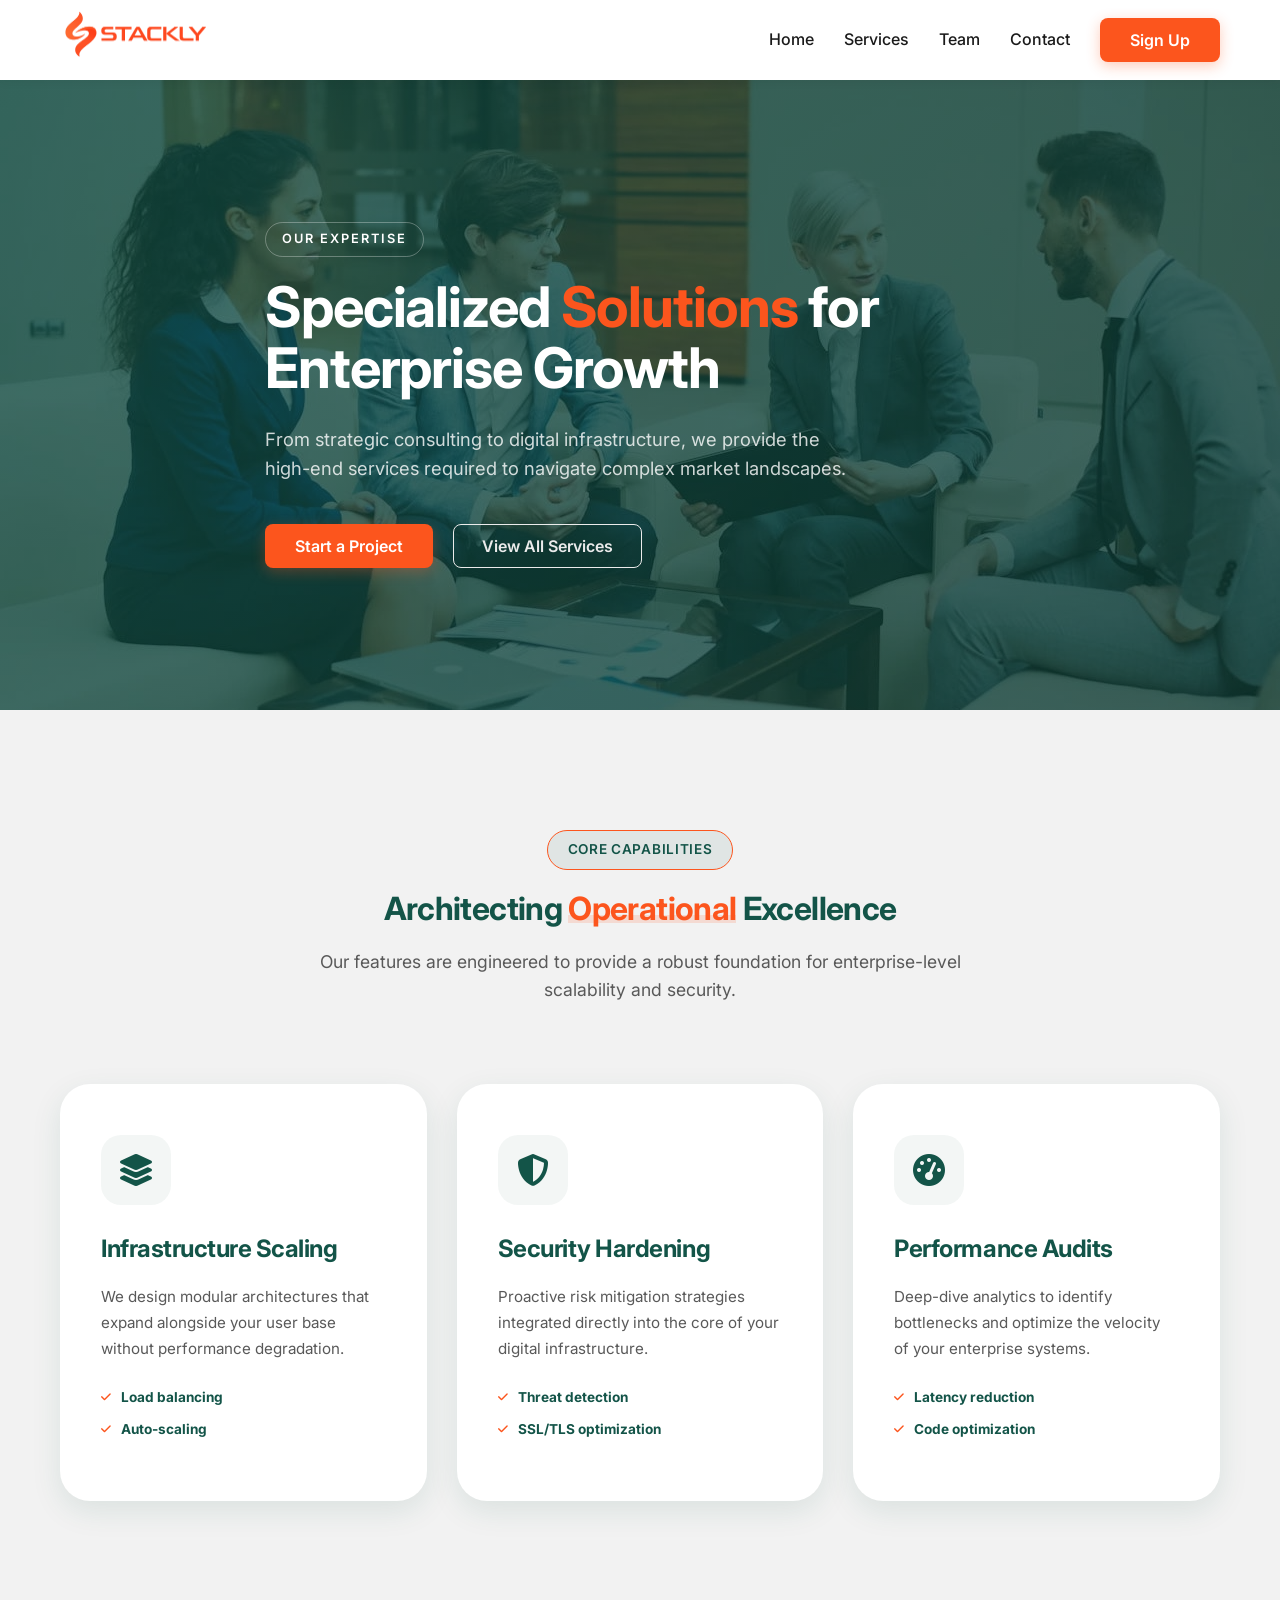
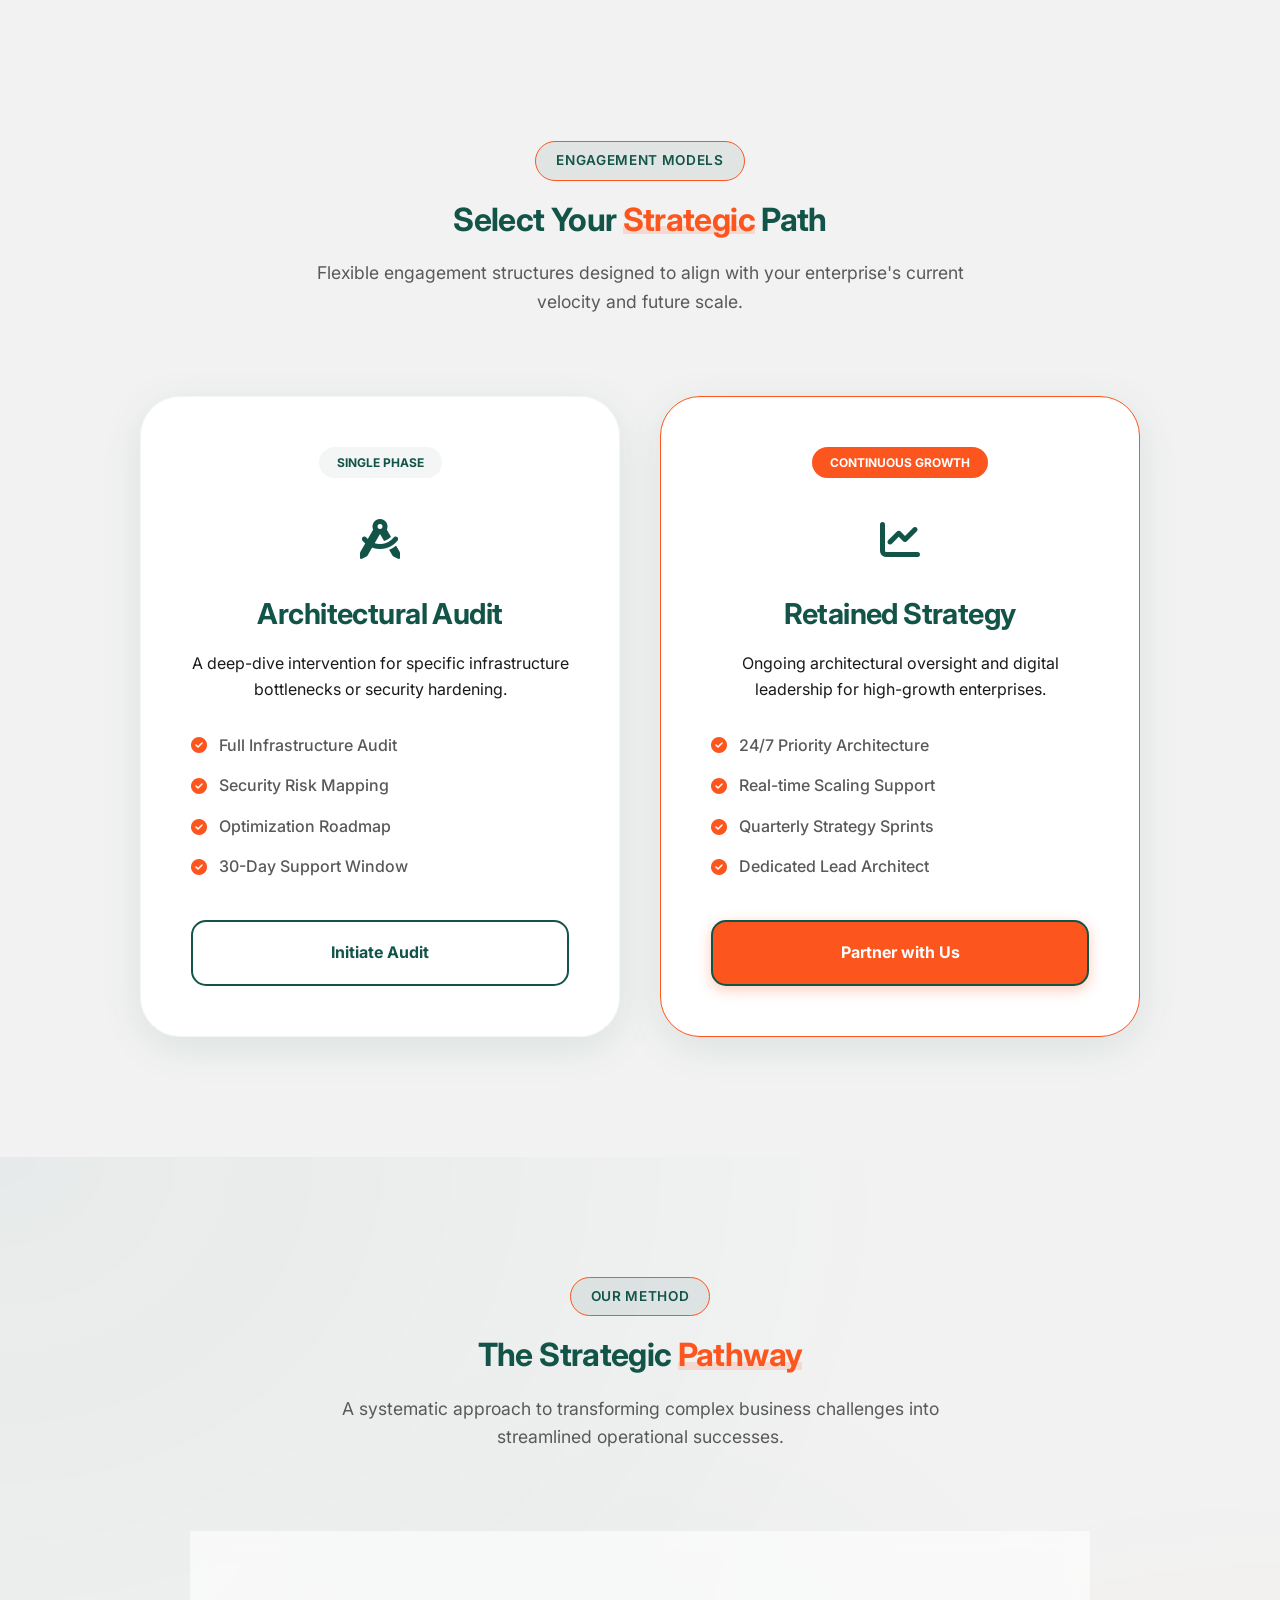
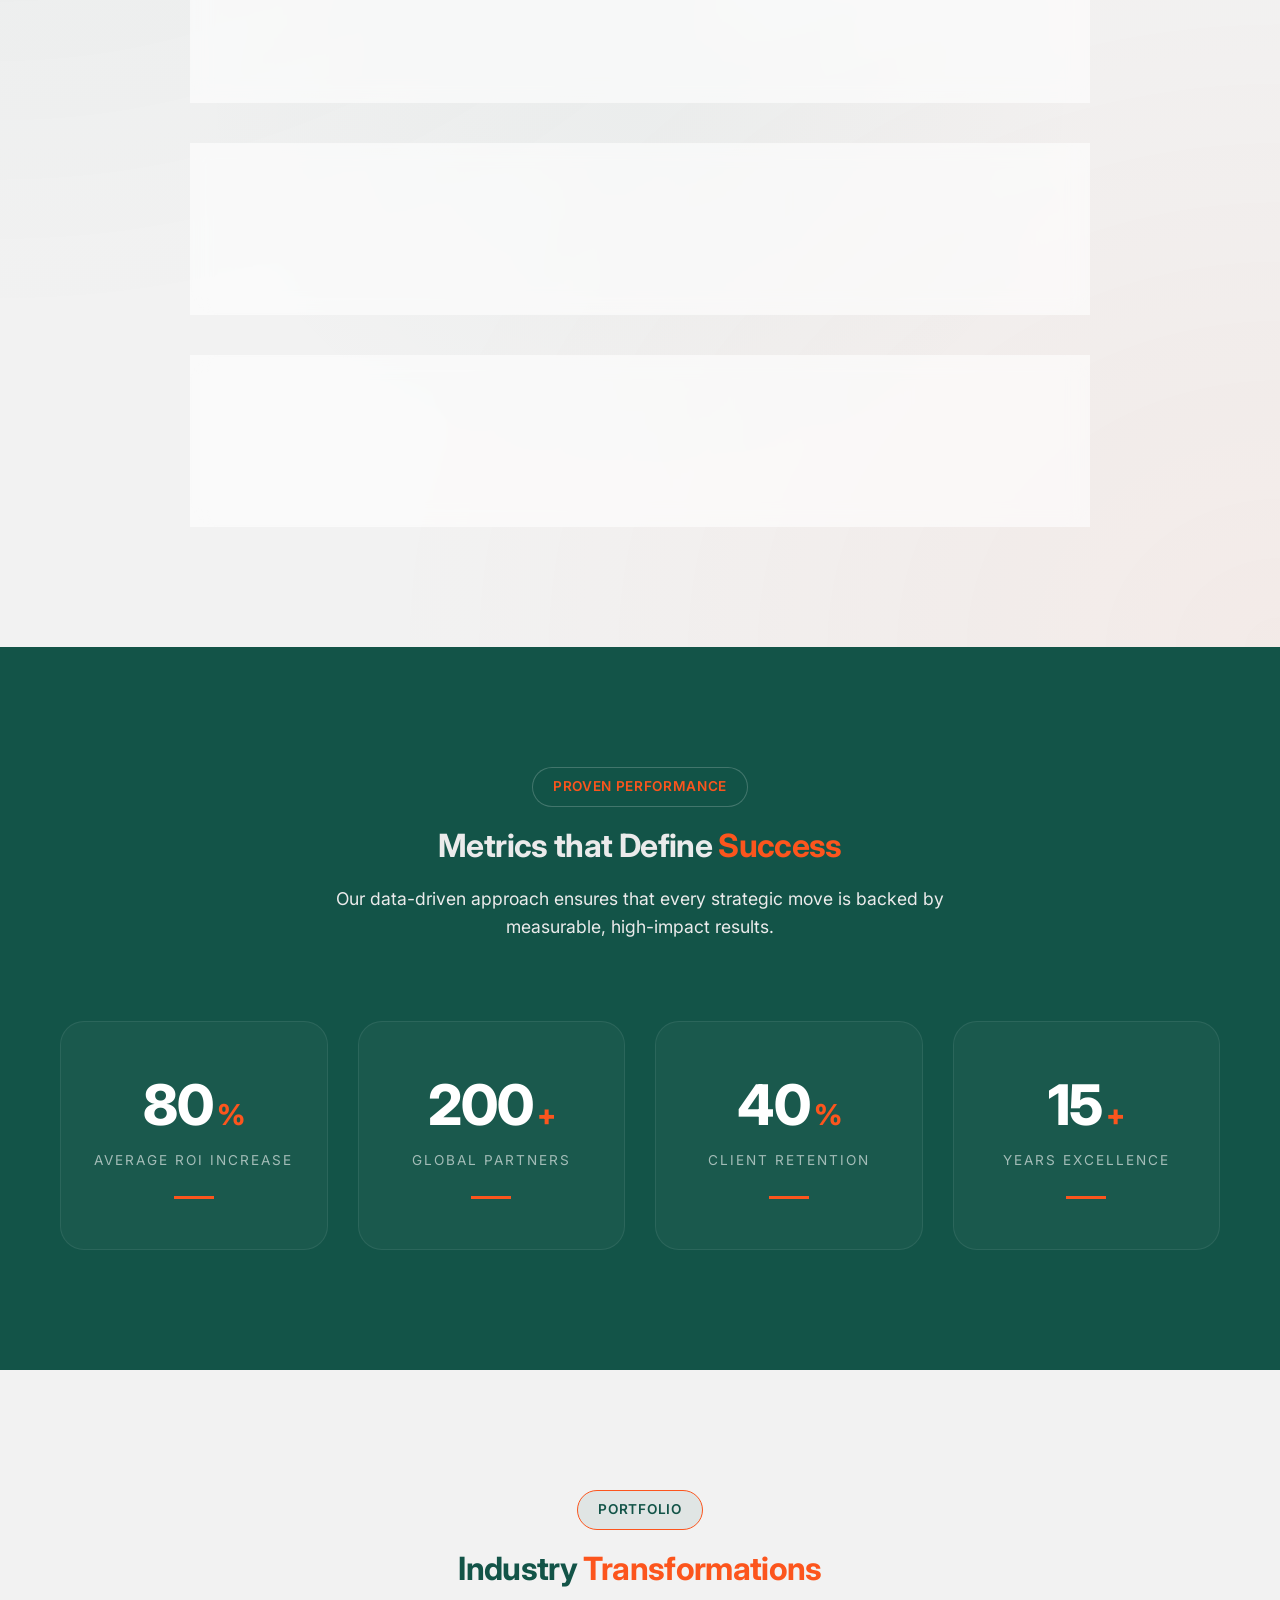
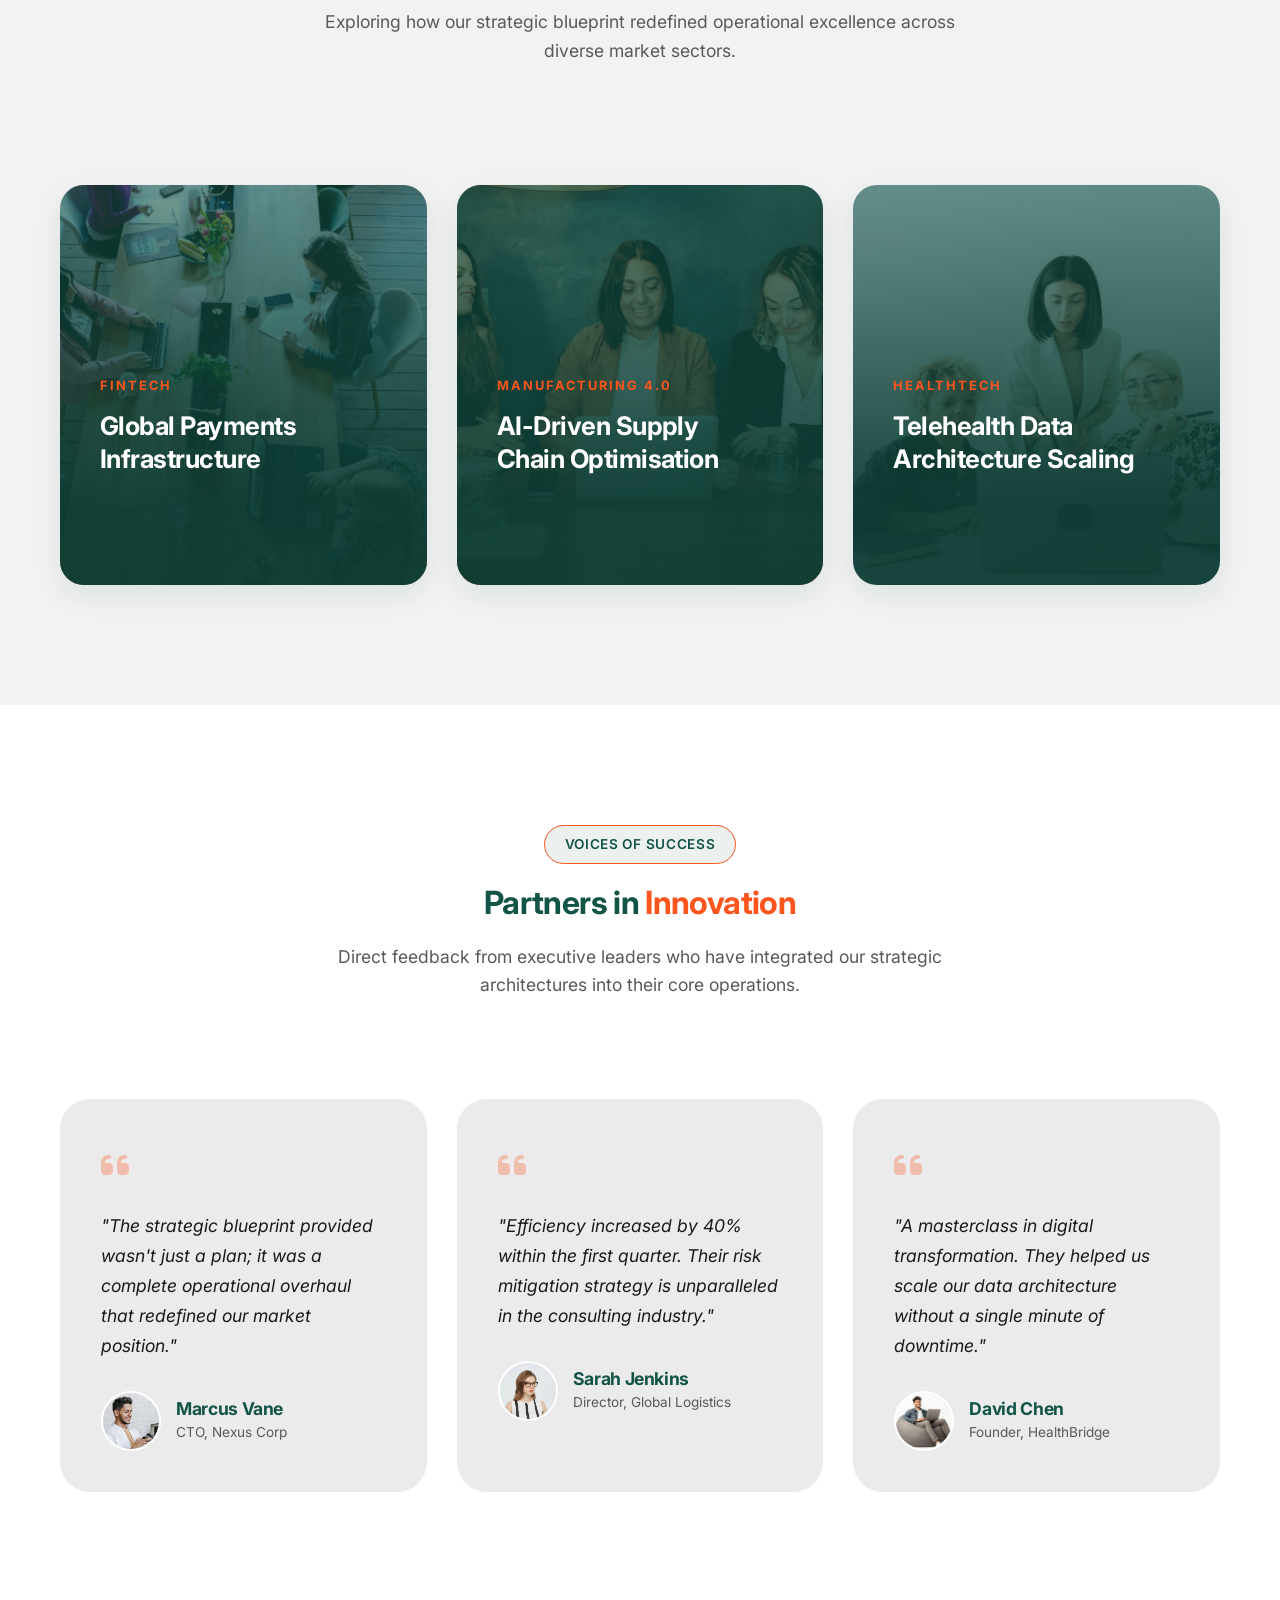
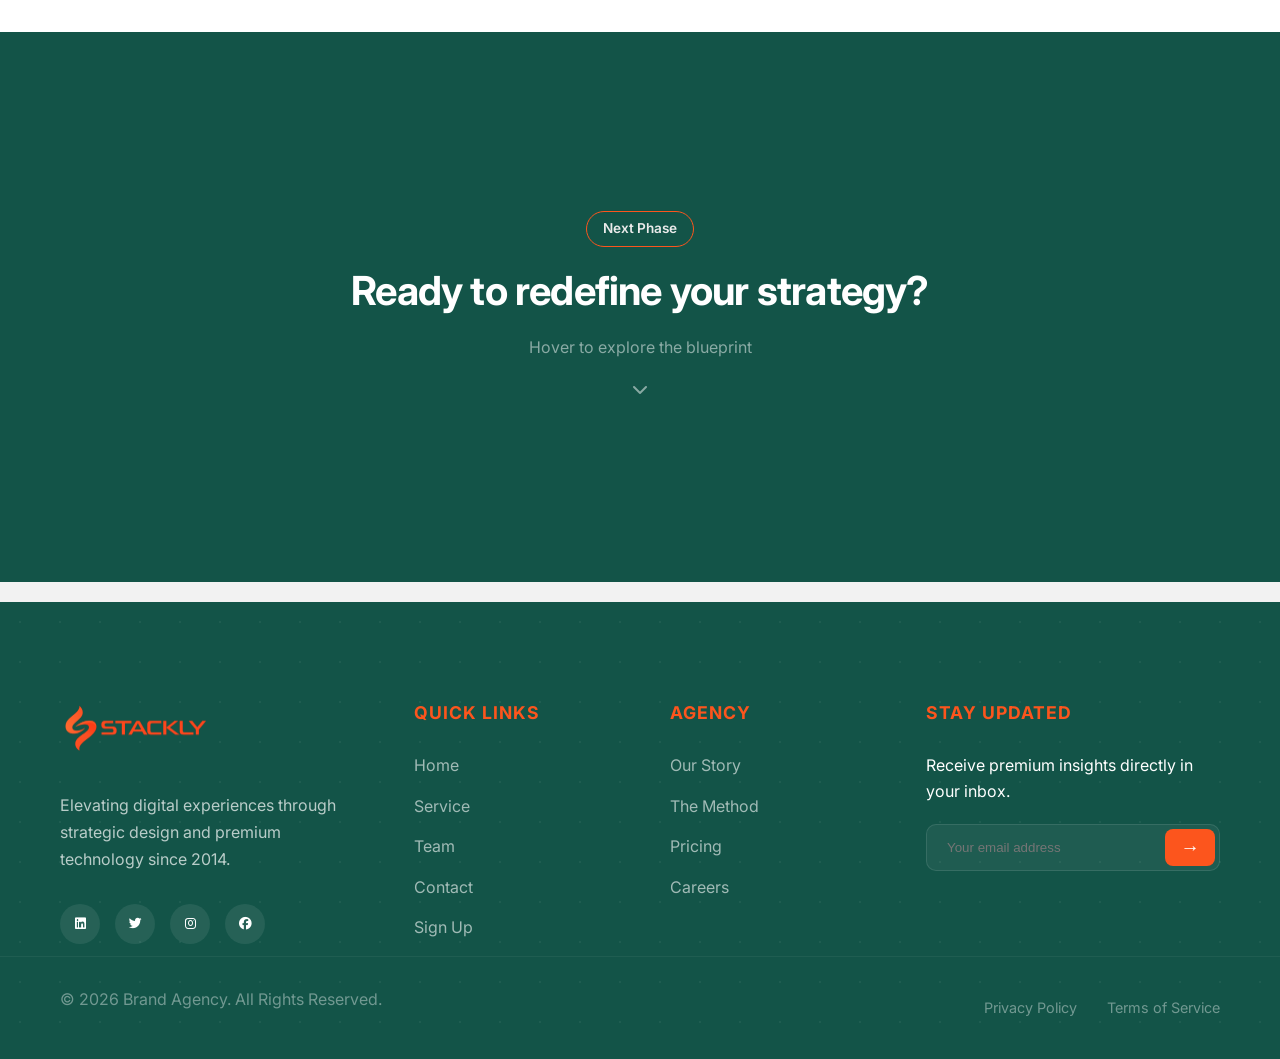
<file: service.html>
<!DOCTYPE html>
<html lang="en">

<head>
    <meta charset="UTF-8">
    <meta name="viewport" content="width=device-width, initial-scale=1.0">
    <title>Business</title>
    <link rel="icon" href="./assets/bg remove.webp">

    <link rel="stylesheet" href="style.css">
    <link rel="stylesheet" href="service.css">
    <link rel="stylesheet" href="./root.css">

    <link href="https://fonts.googleapis.com/icon?family=Material+Icons" rel="stylesheet">
    <link rel="stylesheet" href="https://cdnjs.cloudflare.com/ajax/libs/font-awesome/6.5.1/css/all.min.css">

    <link href="https://unpkg.com/aos@2.3.4/dist/aos.css" rel="stylesheet">
</head>

<body>

    <header class="header">
        <div class="container nav-container">
            <a href="service.html" class="logo">
                <img src="./assets/orange.webp" alt="logo" width="150px">
            </a>

            <ul class="nav-links">
                <li><a href="index.html">Home</a></li>
                <li><a href="service.html">Services</a></li>
                <li><a href="team.html">Team</a></li>
                <li><a href="contact.html">Contact</a></li>
                <li><a href="auth.html" class="btn btn-primary">Sign Up</a></li>
            </ul>

            <div class="hamburger" id="hamburger">
                <span></span>
                <span></span>
                <span></span>
            </div>
        </div>

        <div class="mobile-nav" id="mobileNav">
            <div class="close-btn" id="closeBtn">&times;</div>
            <ul class="mobile-links">
                <li><a href="index.html">Home</a></li>
                <li><a href="service.html">Services</a></li>
                <li><a href="team.html">Team</a></li>
                <li><a href="contact.html">Contact</a></li>
                <li><a href="auth.html" class="btn btn-primary">Sign Up</a></li>
            </ul>
        </div>
    </header>





    <main>


        <section class="services-hero-simple">
            <div class="sh-image-layer"></div>

            <div class="sh-overlay-layer"></div>

            <div class="container sh-container">
                <div class="sh-content" data-aos="fade-up">
                    <span class="badge badge-outline">Our Expertise</span>
                    <h1>Specialized <span>Solutions</span> for Enterprise Growth</h1>
                    <p>From strategic consulting to digital infrastructure, we provide the high-end services required to
                        navigate complex market landscapes.</p>

                    <div class="sh-actions">
                        <a href="./404.html" class="btn btn-primary">Start a Project</a>
                        <a href="./404.html" class="btn btn-secondary service">View All Services</a>
                    </div>
                </div>
            </div>
        </section>









        <section class="core-features">
            <div class="container">
                <div class="section-header" data-aos="fade-down">
                    <span class="badge">Core Capabilities</span>
                    <h2>Architecting <span>Operational</span> Excellence</h2>
                    <p>Our features are engineered to provide a robust foundation for enterprise-level scalability and
                        security.</p>
                </div>

                <div class="features-flex">
                    <div class="feature-card-v3">
                        <div class="f-card-border"></div>
                        <div class="f-icon-box">
                            <i class="fas fa-layer-group"></i>
                        </div>
                        <h3>Infrastructure Scaling</h3>
                        <p>We design modular architectures that expand alongside your user base without performance
                            degradation.</p>
                        <ul class="f-list">
                            <li><i class="fas fa-check"></i> Load balancing</li>
                            <li><i class="fas fa-check"></i> Auto-scaling</li>
                        </ul>
                    </div>

                    <div class="feature-card-v3 active">
                        <div class="f-card-border"></div>
                        <div class="f-icon-box">
                            <i class="fas fa-shield-alt"></i>
                        </div>
                        <h3>Security Hardening</h3>
                        <p>Proactive risk mitigation strategies integrated directly into the core of your digital
                            infrastructure.</p>
                        <ul class="f-list">
                            <li><i class="fas fa-check"></i> Threat detection</li>
                            <li><i class="fas fa-check"></i> SSL/TLS optimization</li>
                        </ul>
                    </div>

                    <div class="feature-card-v3">
                        <div class="f-card-border"></div>
                        <div class="f-icon-box">
                            <i class="fas fa-tachometer-alt"></i>
                        </div>
                        <h3>Performance Audits</h3>
                        <p>Deep-dive analytics to identify bottlenecks and optimize the velocity of your enterprise
                            systems.</p>
                        <ul class="f-list">
                            <li><i class="fas fa-check"></i> Latency reduction</li>
                            <li><i class="fas fa-check"></i> Code optimization</li>
                        </ul>
                    </div>
                </div>
            </div>
        </section>









        <section class="service-tiers">
            <div class="container">
                <div class="section-header" data-aos="fade-up">
                    <span class="badge">Engagement Models</span>
                    <h2>Select Your <span>Strategic</span> Path</h2>
                    <p>Flexible engagement structures designed to align with your enterprise's current velocity and
                        future scale.</p>
                </div>

                <div class="tier-grid">
                    <div class="tier-card" data-aos="fade-right">
                        <div class="tier-badge">Single Phase</div>
                        <div class="tier-icon"><i class="fas fa-drafting-compass"></i></div>
                        <h3>Architectural Audit</h3>
                        <p>A deep-dive intervention for specific infrastructure bottlenecks or security hardening.</p>
                        <ul class="tier-list">
                            <li><i class="fas fa-check-circle"></i> Full Infrastructure Audit</li>
                            <li><i class="fas fa-check-circle"></i> Security Risk Mapping</li>
                            <li><i class="fas fa-check-circle"></i> Optimization Roadmap</li>
                            <li><i class="fas fa-check-circle"></i> 30-Day Support Window</li>
                        </ul>
                        <a href="./404.html" class="btn-tier">Initiate Audit</a>
                    </div>

                    <div class="tier-card tier-featured" data-aos="fade-left">
                        <div class="tier-badge">Continuous Growth</div>
                        <div class="tier-icon"><i class="fas fa-chart-line"></i></div>
                        <h3>Retained Strategy</h3>
                        <p>Ongoing architectural oversight and digital leadership for high-growth enterprises.</p>
                        <ul class="tier-list">
                            <li><i class="fas fa-check-circle"></i> 24/7 Priority Architecture</li>
                            <li><i class="fas fa-check-circle"></i> Real-time Scaling Support</li>
                            <li><i class="fas fa-check-circle"></i> Quarterly Strategy Sprints</li>
                            <li><i class="fas fa-check-circle"></i> Dedicated Lead Architect</li>
                        </ul>
                        <a href="./404.html" class="btn-tier btn-primary">Partner with Us</a>
                    </div>
                </div>
            </div>
        </section>








        <section class="methodology">
            <div class="mesh-bg"></div>

            <div class="container">
                <div class="section-header">
                    <span class="badge">Our Method</span>
                    <h2>The Strategic <span>Pathway</span></h2>
                    <p>A systematic approach to transforming complex business challenges into streamlined operational
                        successes.</p>
                </div>

                <div class="process-steps">
                    <div class="step-item">
                        <div class="step-number">01</div>
                        <div class="step-content">
                            <h3>Discovery & Audit</h3>
                            <p>We deep-dive into your existing architecture to identify bottlenecks and untapped growth
                                potential.</p>
                        </div>
                    </div>

                    <div class="step-item">
                        <div class="step-number">02</div>
                        <div class="step-content">
                            <h3>Architectural Design</h3>
                            <p>Crafting a custom digital blueprint that aligns your technology with your long-term
                                business goals.</p>
                        </div>
                    </div>

                    <div class="step-item">
                        <div class="step-number">03</div>
                        <div class="step-content">
                            <h3>Seamless Integration</h3>
                            <p>Deploying solutions with zero downtime, ensuring a smooth transition into your new
                                high-performance system.</p>
                        </div>
                    </div>
                </div>
            </div>
        </section>







        <section class="stat-highlights">
            <div class="container">
                <div class="section-header sh-light">
                    <span class="badge badge-invert">Proven Performance</span>
                    <h2>Metrics that Define <span>Success</span></h2>
                    <p>Our data-driven approach ensures that every strategic move is backed by measurable, high-impact
                        results.</p>
                </div>

                <div class="stats-grid">
                    <div class="stat-card-v2">
                        <div class="stat-blur-circle"></div>
                        <div class="stat-content">
                            <h2 class="stat-number" data-target="124">0<span>%</span></h2>
                            <p>Average ROI Increase</p>
                            <div class="stat-line"></div>
                        </div>
                    </div>

                    <div class="stat-card-v2">
                        <div class="stat-blur-circle"></div>
                        <div class="stat-content">
                            <h2 class="stat-number" data-target="500">0<span>+</span></h2>
                            <p>Global Partners</p>
                            <div class="stat-line"></div>
                        </div>
                    </div>

                    <div class="stat-card-v2">
                        <div class="stat-blur-circle"></div>
                        <div class="stat-content">
                            <h2 class="stat-number" data-target="98">0<span>%</span></h2>
                            <p>Client Retention</p>
                            <div class="stat-line"></div>
                        </div>
                    </div>

                    <div class="stat-card-v2">
                        <div class="stat-blur-circle"></div>
                        <div class="stat-content">
                            <h2 class="stat-number" data-target="15">0<span>+</span></h2>
                            <p>Years Excellence</p>
                            <div class="stat-line"></div>
                        </div>
                    </div>
                </div>
            </div>
        </section>








        <section class="industry-impact">
            <div class="container">
                <div class="section-header">
                    <span class="badge">Portfolio</span>
                    <h2>Industry <span>Transformations</span></h2>
                    <p>Exploring how our strategic blueprint redefined operational excellence across diverse market
                        sectors.</p>
                </div>

                <div class="impact-grid">
                    <div class="impact-card" style="--bg-image: url('./assets/img\ 14.webp');">
                        <div class="shutter-overlay"></div>
                        <div class="card-content">
                            <span class="card-category">FinTech</span>
                            <h3 class="card-title">Global Payments <br>Infrastructure</h3>
                            <p class="card-desc">Redesigning legacy core systems for real-time processing security.</p>
                            <a href="./404.html" class="btn-text">View Case Study &rarr;</a>
                        </div>
                    </div>

                    <div class="impact-card" style="--bg-image: url('./assets/img\ 15.webp');">
                        <div class="shutter-overlay"></div>
                        <div class="card-content">
                            <span class="card-category">Manufacturing 4.0</span>
                            <h3 class="card-title">AI-Driven Supply <br>Chain Optimisation</h3>
                            <p class="card-desc">Predictive analytics integration for 30% waste reduction.</p>
                            <a href="./404.html" class="btn-text">View Case Study &rarr;</a>
                        </div>
                    </div>

                    <div class="impact-card" style="--bg-image: url('./assets/img\ 16.webp');">
                        <div class="shutter-overlay"></div>
                        <div class="card-content">
                            <span class="card-category">HealthTech</span>
                            <h3 class="card-title">Telehealth Data <br>Architecture Scaling</h3>
                            <p class="card-desc">Secure, compliant cloud migration for high-volume patient data.</p>
                            <a href="./404.html" class="btn-text">View Case Study &rarr;</a>
                        </div>
                    </div>
                </div>
            </div>
        </section>










        <section class="testimonials-spotlight">
            <div class="container">
                <div class="section-header">
                    <span class="badge">Voices of Success</span>
                    <h2>Partners in <span>Innovation</span></h2>
                    <p>Direct feedback from executive leaders who have integrated our strategic architectures into their
                        core operations.</p>
                </div>

                <div class="spotlight-group">
                    <div class="testi-card">
                        <div class="testi-quote"><i class="fas fa-quote-left"></i></div>
                        <p class="testi-text">"The strategic blueprint provided wasn't just a plan; it was a complete
                            operational overhaul that redefined our market position."</p>
                        <div class="testi-author">
                            <img src="./assets/m3.webp" alt="CEO">
                            <div class="author-info">
                                <h4>Marcus Vane</h4>
                                <span>CTO, Nexus Corp</span>
                            </div>
                        </div>
                    </div>

                    <div class="testi-card">
                        <div class="testi-quote"><i class="fas fa-quote-left"></i></div>
                        <p class="testi-text">"Efficiency increased by 40% within the first quarter. Their risk
                            mitigation strategy is unparalleled in the consulting industry."</p>
                        <div class="testi-author">
                            <img src="./assets/w9.webp" alt="CEO">
                            <div class="author-info">
                                <h4>Sarah Jenkins</h4>
                                <span>Director, Global Logistics</span>
                            </div>
                        </div>
                    </div>

                    <div class="testi-card">
                        <div class="testi-quote"><i class="fas fa-quote-left"></i></div>
                        <p class="testi-text">"A masterclass in digital transformation. They helped us scale our data
                            architecture without a single minute of downtime."</p>
                        <div class="testi-author">
                            <img src="./assets/m6.webp" alt="CEO">
                            <div class="author-info">
                                <h4>David Chen</h4>
                                <span>Founder, HealthBridge</span>
                            </div>
                        </div>
                    </div>
                </div>
            </div>
        </section>








        <section class="reveal-cta">
            <div class="container">
                <div class="cta-reveal-wrapper">

                    <div class="cta-initial-state">
                        <span class="badge badge-invert">Next Phase</span>
                        <h2>Ready to redefine your strategy?</h2>
                        <div class="hover-indicator">
                            <p>Hover to explore the blueprint</p>
                            <i class="fas fa-chevron-down"></i>
                        </div>
                    </div>

                    <div class="cta-reveal-state">
                        <h2>Let’s Architect Your <span>Success.</span></h2>
                        <p>Schedule a specialized consultation with our lead strategists to begin your digital
                            transformation.</p>
                        <div class="cta-btns">
                            <a href="./404.html" class="btn btn-primary">Book Consultation</a>
                            <a href="./404.html" class="btn btn-secondary">Call Now</a>
                        </div>
                    </div>

                </div>
            </div>
        </section>


    </main>




    <footer class="footer">
        <div class="footer-grid-bg"></div>

        <div class="container footer-grid">
            <div class="footer-col brand-col">
                <a href="service.html" class="footer-logo">
                    <img src="./assets/orange.webp" alt="logo" width="150px">
                </a>
                <p>Elevating digital experiences through strategic design and premium technology since 2014.</p>
                <div class="social-links">
                    <a href="./404.html" aria-label="LinkedIn"><i class="fa-brands fa-linkedin"></i></a>
                    <a href="./404.html" aria-label="Twitter"><i class="fa-brands fa-twitter"></i></a>
                    <a href="./404.html" aria-label="Instagram"><i class="fa-brands fa-instagram"></i></a>
                    <a href="./404.html" aria-label="Instagram"><i class="fa-brands fa-facebook"></i></a>
                </div>
            </div>

            <div class="footer-col">
                <h4>Quick Links</h4>
                <ul class="footer-links">
                    <li><a href="index.html">Home</a></li>
                    <li><a href="service.html">Service</a></li>
                    <li><a href="team.html">Team</a></li>
                    <li><a href="contact.html">Contact</a></li>
                    <li><a href="auth.html">Sign Up</a></li>

                </ul>
            </div>

            <div class="footer-col">
                <h4>Agency</h4>
                <ul class="footer-links">
                    <li><a href="./404.html">Our Story</a></li>
                    <li><a href="./404.html">The Method</a></li>
                    <li><a href="./404.html">Pricing</a></li>
                    <li><a href="./404.html">Careers</a></li>
                </ul>
            </div>

            <div class="footer-col newsletter-col">
                <h4>Stay Updated</h4>
                <p>Receive premium insights directly in your inbox.</p>
                <form class="footer-form" action="./404.html" method="GET">
                    <input type="email" placeholder="Your email address" required>
                    <button type="submit" class="btn-send">&rarr;</button>
                </form>
            </div>
        </div>

        <div class="footer-bottom">
            <div class="container">
                <div class="bottom-flex">
                    <p>&copy; 2026 Brand Agency. All Rights Reserved.</p>
                    <div class="legal-links">
                        <a href="./404.html">Privacy Policy</a>
                        <a href="./404.html">Terms of Service</a>
                    </div>
                </div>
            </div>
        </div>
    </footer>






    <script src="script.js"></script>

    <script>

        // count js 

        const initCounters = () => {
            const counters = document.querySelectorAll('.stat-number');
            const speed = 100; // Lower is faster

            const startCount = (el) => {
                const target = +el.getAttribute('data-target');
                const suffix = el.querySelector('span').innerText;

                const update = () => {
                    const current = +el.innerText.replace(suffix, "");
                    const inc = target / speed;

                    if (current < target) {
                        el.innerHTML = `${Math.ceil(current + inc)}<span>${suffix}</span>`;
                        setTimeout(update, 20);
                    } else {
                        el.innerHTML = `${target}<span>${suffix}</span>`;
                    }
                };
                update();
            };

            const observer = new IntersectionObserver((entries) => {
                entries.forEach(entry => {
                    if (entry.isIntersecting) {
                        startCount(entry.target);
                        observer.unobserve(entry.target);
                    }
                });
            }, { threshold: 0.6 });

            counters.forEach(c => observer.observe(c));
        };

        window.addEventListener('DOMContentLoaded', initCounters);

    </script>

    <script src="https://unpkg.com/aos@2.3.4/dist/aos.js"></script>

    <script>
        AOS.init({
            duration: 900,
            easing: 'ease-in-out',
            once: true,
        });

        // data-aos="fade-up"
        // fade-up, fade-down, fade-left, fade-right, zoom-in,	slide-up, flip-left	

    </script>



</body>

</html>
</file>
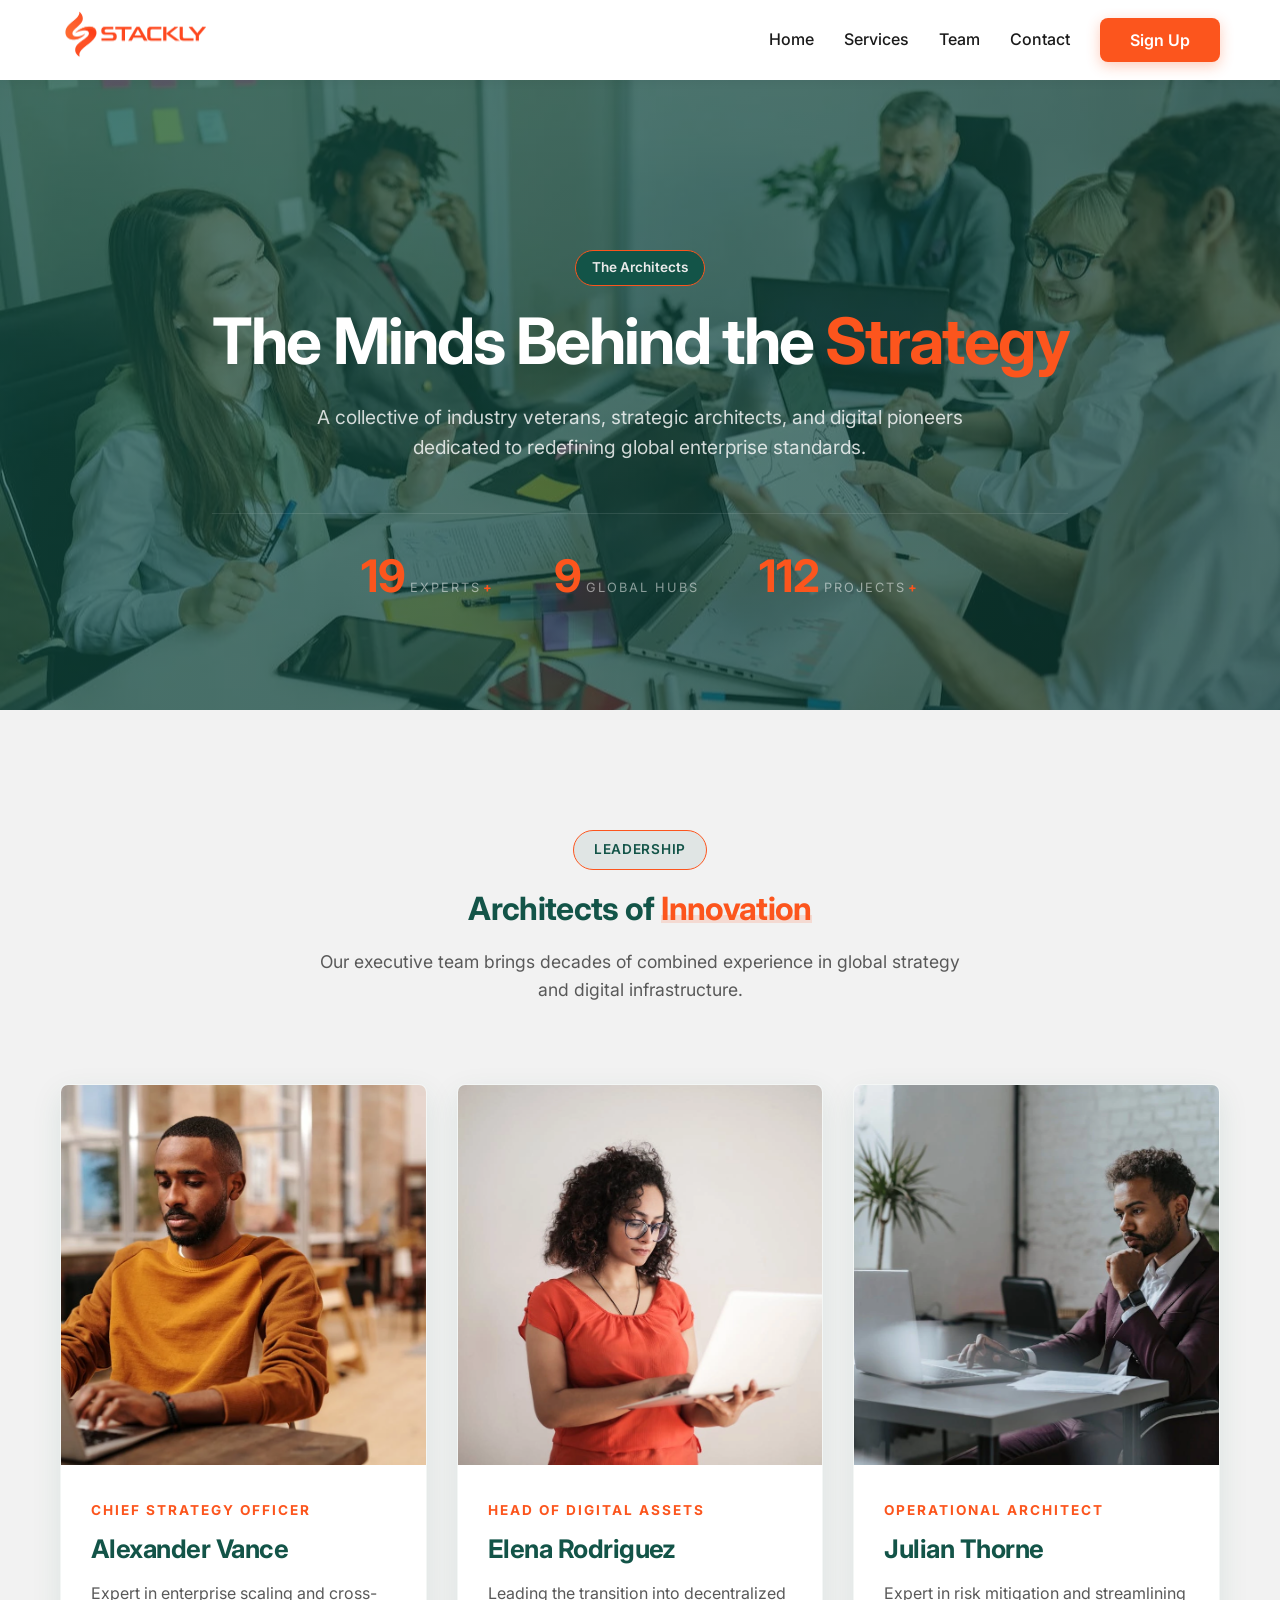
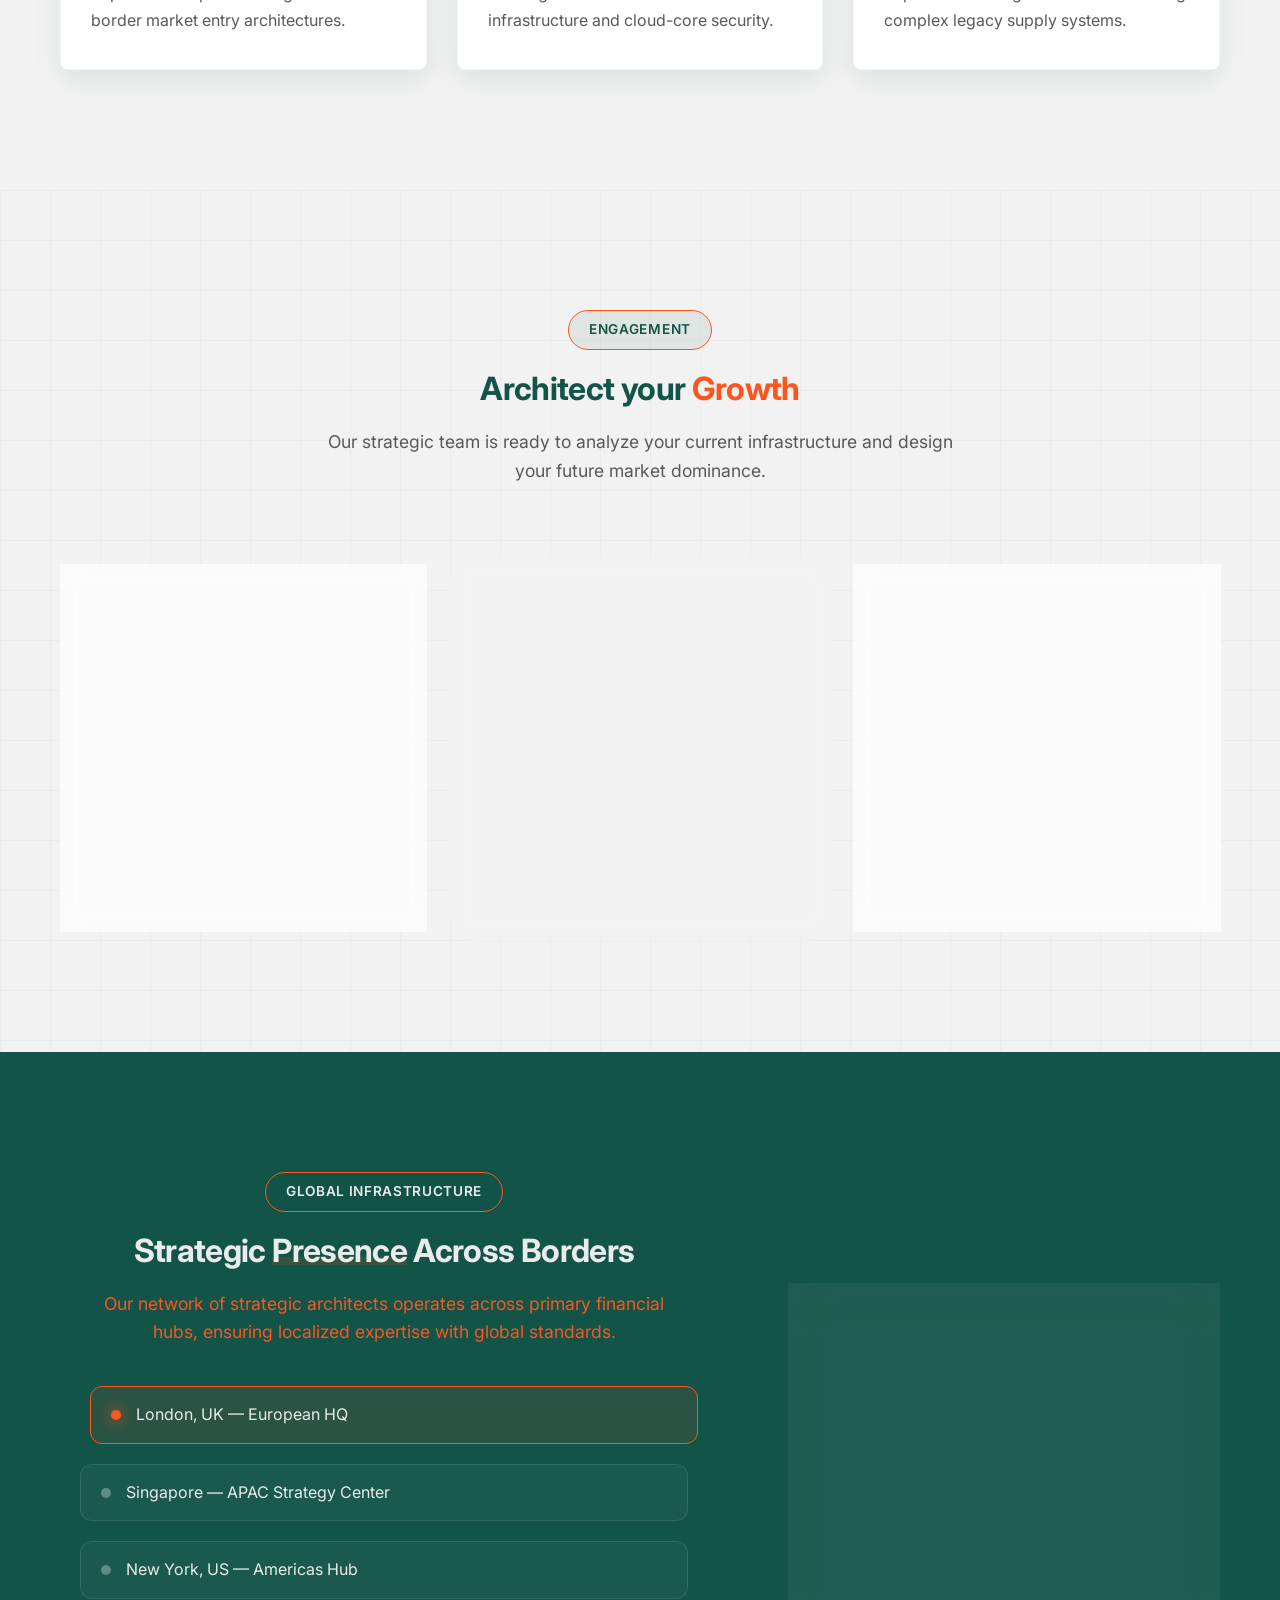
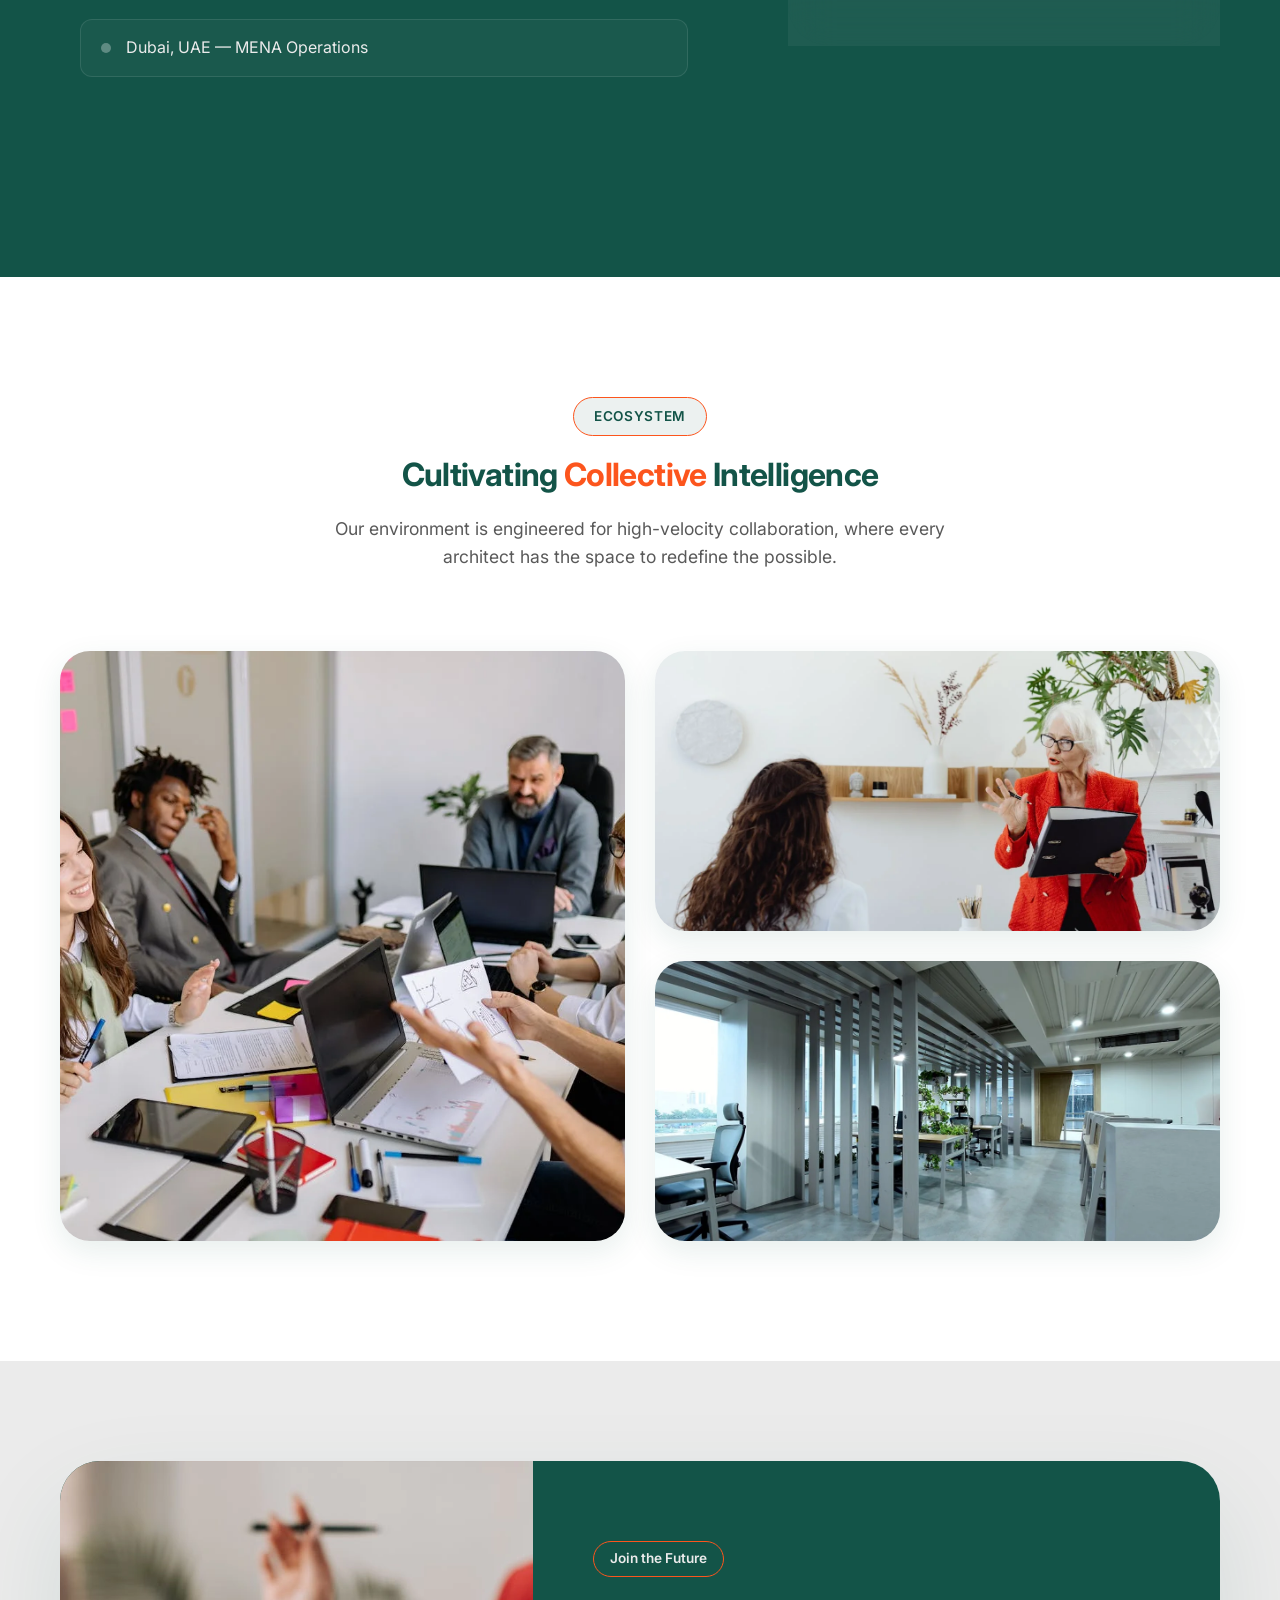
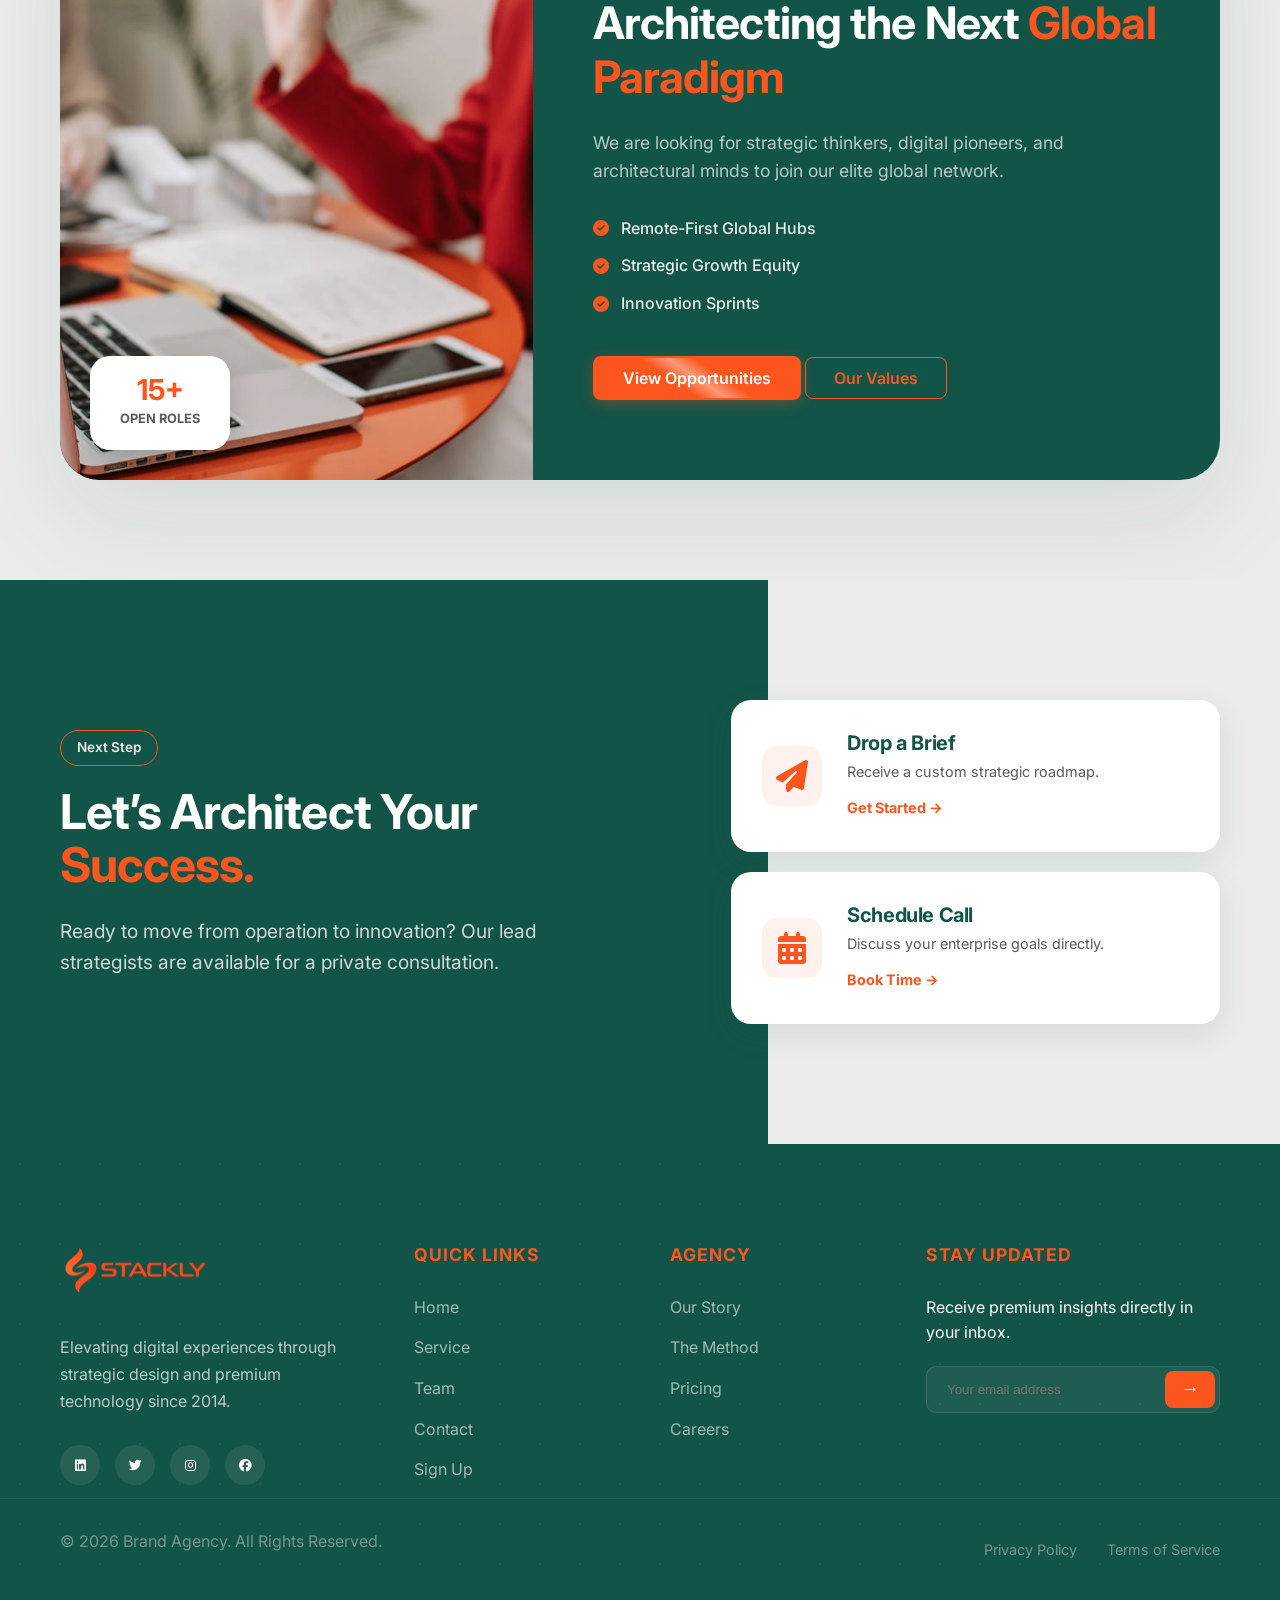
<file: team.html>
<!DOCTYPE html>
<html lang="en">

<head>
    <meta charset="UTF-8">
    <meta name="viewport" content="width=device-width, initial-scale=1.0">
    <title>Business</title>
    <link rel="icon" href="./assets/bg remove.webp">

    <link rel="stylesheet" href="style.css">
    <link rel="stylesheet" href="team.css">
    <link rel="stylesheet" href="./root.css">

    <link href="https://fonts.googleapis.com/icon?family=Material+Icons" rel="stylesheet">
    <link rel="stylesheet" href="https://cdnjs.cloudflare.com/ajax/libs/font-awesome/6.5.1/css/all.min.css">

    <link href="https://unpkg.com/aos@2.3.4/dist/aos.css" rel="stylesheet">
</head>

<body>

    <header class="header">
        <div class="container nav-container">
            <a href="team.html" class="logo">
                <img src="./assets/orange.webp" alt="logo" width="150px">
            </a>

            <ul class="nav-links">
                <li><a href="index.html">Home</a></li>
                <li><a href="service.html">Services</a></li>
                <li><a href="team.html">Team</a></li>
                <li><a href="contact.html">Contact</a></li>
                <li><a href="auth.html" class="btn btn-primary">Sign Up</a></li>
            </ul>

            <div class="hamburger" id="hamburger">
                <span></span>
                <span></span>
                <span></span>
            </div>
        </div>

        <div class="mobile-nav" id="mobileNav">
            <div class="close-btn" id="closeBtn">&times;</div>
            <ul class="mobile-links">
                <li><a href="index.html">Home</a></li>
                <li><a href="service.html">Services</a></li>
                <li><a href="team.html">Team</a></li>
                <li><a href="contact.html">Contact</a></li>
                <li><a href="auth.html" class="btn btn-primary">Sign Up</a></li>
            </ul>
        </div>
    </header>



    <main>

        <section class="team-hero">
            <div class="team-hero-img"></div>
            <div class="team-hero-overlay"></div>

            <div class="container team-relative">
                <div class="team-hero-content">
                    <span class="badge badge-invert">The Architects</span>
                    <h1>The Minds Behind the <span>Strategy</span></h1>
                    <p>A collective of industry veterans, strategic architects, and digital pioneers dedicated to
                        redefining global enterprise standards.</p>

                    <div class="team-stats-mini">
                        <div class="mini-stat">
                            <strong class="counter-value" data-target="25">0</strong>
                            <span>Experts<span>+</span></span>
                        </div>
                        <div class="mini-stat">
                            <strong class="counter-value" data-target="12">0</strong>
                            <span>Global Hubs</span>
                        </div>
                        <div class="mini-stat">
                            <strong class="counter-value" data-target="150">0</strong>
                            <span>Projects<span>+</span></span>
                        </div>
                    </div>
                </div>
            </div>
        </section>









        <section class="leadership-grid">
            <div class="container">
                <div class="section-header" data-aos="fade-up">
                    <span class="badge">Leadership</span>
                    <h2>Architects of <span>Innovation</span></h2>
                    <p>Our executive team brings decades of combined experience in global strategy and digital
                        infrastructure.</p>
                </div>

                <div class="team-grid">
                    <div class="team-card" data-aos="fade-up">
                        <div class="member-image">
                            <img src="./assets/m1.webp" alt="Executive">
                            <div class="member-social-float">
                                <a href="./404.html"><i class="fab fa-linkedin-in"></i></a>
                                <a href="./404.html"><i class="fab fa-instagram"></i></a>
                                <a href="./404.html"><i class="fab fa-twitter"></i></a>
                            </div>
                        </div>
                        <div class="member-details">
                            <span class="member-role">Chief Strategy Officer</span>
                            <h3>Alexander Vance</h3>
                            <p>Expert in enterprise scaling and cross-border market entry architectures.</p>
                        </div>
                    </div>

                    <div class="team-card" data-aos="fade-up" data-aos-delay="100">
                        <div class="member-image">
                            <img src="./assets/w7.webp" alt="Executive">
                            <div class="member-social-float">
                                <a href="./404.html"><i class="fab fa-linkedin-in"></i></a>
                                <a href="./404.html"><i class="fab fa-instagram"></i></a>
                                <a href="./404.html"><i class="fab fa-twitter"></i></a>

                            </div>
                        </div>
                        <div class="member-details">
                            <span class="member-role">Head of Digital Assets</span>
                            <h3>Elena Rodriguez</h3>
                            <p>Leading the transition into decentralized infrastructure and cloud-core security.</p>
                        </div>
                    </div>

                    <div class="team-card" data-aos="fade-up" data-aos-delay="200">
                        <div class="member-image">
                            <img src="./assets/m7.webp" alt="Executive">
                            <div class="member-social-float">
                                <a href="./404.html"><i class="fab fa-linkedin-in"></i></a>
                                <a href="./404.html"><i class="fab fa-instagram"></i></a>
                                <a href="./404.html"><i class="fab fa-twitter"></i></a>

                            </div>
                        </div>
                        <div class="member-details">
                            <span class="member-role">Operational Architect</span>
                            <h3>Julian Thorne</h3>
                            <p>Expert in risk mitigation and streamlining complex legacy supply systems.</p>
                        </div>
                    </div>
                </div>
            </div>
        </section>







        <section class="contact-dna">
            <div class="values-grid-pattern"></div>

            <div class="container">
                <div class="section-header">
                    <span class="badge">Engagement</span>
                    <h2>Architect your <span>Growth</span></h2>
                    <p>Our strategic team is ready to analyze your current infrastructure and design your future market
                        dominance.</p>
                </div>

                <div class="contact-dna-flex">
                    <div class="contact-tile">
                        <div class="tile-status">Available</div>
                        <div class="tile-icon"><i class="fas fa-calendar-check"></i></div>
                        <h3>Strategy Session</h3>
                        <p>Book a 1-on-1 discovery call to audit your existing operational framework.</p>
                        <a href="./404.html" class="tile-action">Schedule Now <i class="fas fa-arrow-right"></i></a>
                    </div>

                    <div class="contact-tile featured-tile">
                        <div class="tile-icon"><i class="fas fa-headset"></i></div>
                        <h3>Direct Advisory</h3>
                        <p>Immediate connection for enterprise-level scaling and risk mitigation inquiries.</p>
                        <a href="./404.html" class="tile-action">Call Strategy Line</a>
                    </div>

                    <div class="contact-tile">
                        <div class="tile-icon"><i class="fas fa-file-signature"></i></div>
                        <h3>Request Proposal</h3>
                        <p>Submit your project specs for a detailed architectural and ROI breakdown.</p>
                        <a href="./404.html" class="tile-action">Submit Brief <i class="fas fa-arrow-right"></i></a>
                    </div>
                </div>
            </div>
        </section>









        <section class="global-reach">
            <div class="container">
                <div class="reach-grid">
                    <div class="section-header" data-aos="fade-right">
                        <span class="badge badge-outline">Global Infrastructure</span>
                        <h2>Strategic <span>Presence</span> Across Borders</h2>
                        <p>Our network of strategic architects operates across primary financial hubs, ensuring
                            localized expertise with global standards.</p>

                        <div class="location-list">
                            <div class="location-item active">
                                <div class="dot"></div>
                                <span>London, UK — European HQ</span>
                            </div>
                            <div class="location-item">
                                <div class="dot"></div>
                                <span>Singapore — APAC Strategy Center</span>
                            </div>
                            <div class="location-item">
                                <div class="dot"></div>
                                <span>New York, US — Americas Hub</span>
                            </div>
                            <div class="location-item">
                                <div class="dot"></div>
                                <span>Dubai, UAE — MENA Operations</span>
                            </div>
                        </div>
                    </div>

                    <div class="reach-visual" data-aos="zoom-in">
                        <div class="hub-card">
                            <div class="hub-glow"></div>
                            <div class="hub-inner">
                                <div class="hub-icon"><i class="fas fa-network-wired"></i></div>
                                <h3>Central Node 01</h3>
                                <p>High-security infrastructure monitoring and cross-border data synchronization.</p>
                                <div class="hub-signal">
                                    <span></span><span></span><span></span>
                                </div>
                            </div>
                        </div>
                    </div>
                </div>
            </div>
        </section>








        <section class="culture-mosaic">
            <div class="container">
                <div class="section-header">
                    <span class="badge">Ecosystem</span>
                    <h2>Cultivating <span>Collective</span> Intelligence</h2>
                    <p>Our environment is engineered for high-velocity collaboration, where every architect has the
                        space to redefine the possible.</p>
                </div>

                <div class="mosaic-grid">
                    <div class="mosaic-item item-lg">
                        <div class="mosaic-img" style="background-image: url('./assets/img\ 7.webp ');">
                        </div>
                        <div class="mosaic-overlay">
                            <h3>Collaborative Labs</h3>
                            <p>Weekly cross-functional design sprints to solve enterprise bottlenecks.</p>
                        </div>
                    </div>

                    <div class="mosaic-item item-sm">
                        <div class="mosaic-img" style="background-image: url('./assets/img\ 18.webp');">
                        </div>
                        <div class="mosaic-overlay">
                            <h3>Growth Mentorship</h3>
                        </div>
                    </div>

                    <div class="mosaic-item item-sm">
                        <div class="mosaic-img" style="background-image: url('./assets/img\ 17.webp');">
                        </div>
                        <div class="mosaic-overlay">
                            <h3>Global Offsites</h3>
                        </div>
                    </div>
                </div>
            </div>
        </section>








        <section class="join-the-vision">
            <div class="container">
                <div class="join-wrapper">
                    <div class="join-image">
                        <div class="join-experience-badge">
                            <strong>15+</strong>
                            <span>Open Roles</span>
                        </div>
                    </div>

                    <div class="join-content">
                        <span class="badge badge-outline">Join the Future</span>
                        <h2>Architecting the Next <span>Global Paradigm</span></h2>
                        <p>We are looking for strategic thinkers, digital pioneers, and architectural minds to join our
                            elite global network.</p>

                        <ul class="perks-list">
                            <li><i class="fas fa-check-circle"></i> Remote-First Global Hubs</li>
                            <li><i class="fas fa-check-circle"></i> Strategic Growth Equity</li>
                            <li><i class="fas fa-check-circle"></i> Innovation Sprints</li>
                        </ul>

                        <div class="join-actions">
                            <a href="#careers" class="btn btn-primary shimmer-btn">View Opportunities</a>
                            <a href="#culture" class="btn btn-secondary">Our Values</a>
                        </div>
                    </div>
                </div>
            </div>
        </section>








        <section class="final-connect-cta">
            <div class="container">
                <div class="connect-wrapper">
                    <div class="connect-text">
                        <span class="badge">Next Step</span>
                        <h2>Let’s Architect Your <span>Success.</span></h2>
                        <p>Ready to move from operation to innovation? Our lead strategists are available for a private
                            consultation.</p>
                    </div>

                    <div class="connect-actions">
                        <div class="action-card">
                            <i class="fas fa-paper-plane"></i>
                            <div class="action-info">
                                <h4>Drop a Brief</h4>
                                <p>Receive a custom strategic roadmap.</p>
                                <a href="./404.html" class="link-btn">Get Started &rarr;</a>
                            </div>
                        </div>
                        <div class="action-card">
                            <i class="fas fa-calendar-alt"></i>
                            <div class="action-info">
                                <h4>Schedule Call</h4>
                                <p>Discuss your enterprise goals directly.</p>
                                <a href="./404.html" class="link-btn">Book Time &rarr;</a>
                            </div>
                        </div>
                    </div>
                </div>
            </div>
        </section>


    </main>



    <footer class="footer">
        <div class="footer-grid-bg"></div>

        <div class="container footer-grid">
            <div class="footer-col brand-col">
                <a href="team.html" class="footer-logo">
                    <img src="./assets/orange.webp" alt="logo" width="150px">
                </a>
                <p>Elevating digital experiences through strategic design and premium technology since 2014.</p>
                <div class="social-links">
                    <a href="./404.html" aria-label="LinkedIn"><i class="fa-brands fa-linkedin"></i></a>
                    <a href="./404.html" aria-label="Twitter"><i class="fa-brands fa-twitter"></i></a>
                    <a href="./404.html" aria-label="Instagram"><i class="fa-brands fa-instagram"></i></a>
                    <a href="./404.html" aria-label="Instagram"><i class="fa-brands fa-facebook"></i></a>
                </div>
            </div>

            <div class="footer-col">
                <h4>Quick Links</h4>
                <ul class="footer-links">
                    <li><a href="index.html">Home</a></li>
                    <li><a href="service.html">Service</a></li>
                    <li><a href="team.html">Team</a></li>
                    <li><a href="contact.html">Contact</a></li>
                    <li><a href="auth.html">Sign Up</a></li>

                </ul>
            </div>

            <div class="footer-col">
                <h4>Agency</h4>
                <ul class="footer-links">
                    <li><a href="./404.html">Our Story</a></li>
                    <li><a href="./404.html">The Method</a></li>
                    <li><a href="./404.html">Pricing</a></li>
                    <li><a href="./404.html">Careers</a></li>
                </ul>
            </div>

            <div class="footer-col newsletter-col">
                <h4>Stay Updated</h4>
                <p>Receive premium insights directly in your inbox.</p>
                <form class="footer-form" action="./404.html" method="GET">
                    <input type="email" placeholder="Your email address" required>
                    <button type="submit" class="btn-send">&rarr;</button>
                </form>
            </div>
        </div>

        <div class="footer-bottom">
            <div class="container">
                <div class="bottom-flex">
                    <p>&copy; 2026 Brand Agency. All Rights Reserved.</p>
                    <div class="legal-links">
                        <a href="./404.html">Privacy Policy</a>
                        <a href="./404.html">Terms of Service</a>
                    </div>
                </div>
            </div>
        </div>
    </footer>






    <script src="script.js"></script>

    <script>

        document.addEventListener('DOMContentLoaded', () => {
            const counters = document.querySelectorAll('.counter-value');
            const animationDuration = 2000; // 2 seconds to complete the count

            const animateCount = (el) => {
                const target = +el.getAttribute('data-target');
                const increment = target / (animationDuration / 16); // roughly 60fps logic
                let current = 0;

                const update = () => {
                    current += increment;
                    if (current < target) {
                        el.innerText = Math.ceil(current);
                        requestAnimationFrame(update);
                    } else {
                        el.innerText = target;
                    }
                };
                update();
            };

            // Observer to trigger when the hero section is visible
            const observer = new IntersectionObserver((entries) => {
                entries.forEach(entry => {
                    if (entry.isIntersecting) {
                        // Small delay for premium feel
                        setTimeout(() => {
                            animateCount(entry.target);
                        }, 300);
                        observer.unobserve(entry.target);
                    }
                });
            }, { threshold: 0.2 });

            counters.forEach(counter => observer.observe(counter));
        });

    </script>

    <script src="https://unpkg.com/aos@2.3.4/dist/aos.js"></script>

    <script>
        AOS.init({
            duration: 900,
            easing: 'ease-in-out',
            once: true,
        });

        // data-aos="fade-up"
        // fade-up, fade-down, fade-left, fade-right, zoom-in,	slide-up, flip-left	

    </script>



</body>

</html>
</file>
<file: style.css>
.header {
     background-color: var(--white);
     height: 80px;
     display: flex;
     align-items: center;
     position: sticky;
     top: 0;
     z-index: 1000;
     box-shadow: 0 2px 10px rgba(0, 0, 0, 0.05);
 }

 .nav-container {
     display: flex;
     justify-content: space-between;
     align-items: center;
     width: 100%;
 }

 .logo {
     font-size: 1.5rem;
     font-weight: 700;
     color: var(--primary-color);
 }

 .logo span {
     color: var(--accent-color);
 }

 .nav-links {
     display: flex;
     align-items: center;
     gap: 30px;
 }

 .nav-links a:not(.btn) {
     color: var(--text-main);
     font-weight: 500;
 }

 .nav-links a:hover:not(.btn) {
     color: var(--accent-color);
 }

 .hamburger {
     display: none;
     flex-direction: column;
     gap: 5px;
     cursor: pointer;
 }

 .hamburger span {
     width: 28px;
     height: 3px;
     background-color: var(--primary-color);
     border-radius: 2px;
     transition: var(--transition);
 }

 .mobile-nav {
     position: fixed;
     top: 0;
     right: -100%;
     width: 80%;
     max-width: 400px;
     height: 100vh;
     background-color: var(--white);
     z-index: 2000;
     display: flex;
     flex-direction: column;
     padding: 100px 40px;
     transition: 0.4s ease-in-out;
     box-shadow: -10px 0 30px rgba(0, 0, 0, 0.1);
 }

 .mobile-nav.active {
     right: 0;
 }

 .close-btn {
     position: absolute;
     top: 25px;
     right: 30px;
     font-size: 40px;
     color: var(--text-main);
     cursor: pointer;
 }

 .mobile-links {
     display: flex;
     flex-direction: column;
     gap: 25px;
 }

 .mobile-links a {
     font-size: 1.2rem;
     font-weight: 600;
     color: var(--text-main);
 }

 .mobile-links .btn {
     color: var(--bg-surface);
 }

 @media (max-width: 768px) {
     .nav-links {
         display: none;
     }

     .hamburger {
         display: flex;
     }
 }








 .hero {
     position: relative;
     padding: 100px 0;
     min-height: 100vh;
     display: flex;
     align-items: center;
     background-color: var(--primary-color);
     overflow: hidden;
 }

 .hero-bg-slider {
     position: absolute;
     top: 0;
     left: 0;
     width: 100%;
     height: 100%;
     z-index: 0;
 }

 .bg-slide {
     position: absolute;
     top: 0;
     left: 0;
     width: 100%;
     height: 100%;
     background-size: cover;
     background-position: center;
     opacity: 0;
     transition: opacity 2s ease-in-out, transform 8s linear;
     transform: scale(1.1);
 }

 .bg-slide.active {
     opacity: 0.5;
     transform: scale(1);
 }

 #waveCanvas {
     position: absolute;
     top: 0;
     left: 0;
     width: 100%;
     height: 100%;
     z-index: 1;
     pointer-events: none;
     opacity: 0.6;
 }

 .wave-overlay {
     position: absolute;
     top: 0;
     left: 0;
     width: 100%;
     height: 100%;
     background: linear-gradient(to bottom,
             rgba(19, 84, 72, 0.5) 0%,
             rgba(242, 242, 242, 0.5) 100%);
     z-index: 2;
     pointer-events: none;
 }

 .hero-grid {
     position: relative;
     z-index: 5;
     display: grid;
     grid-template-columns: 1.2fr 1fr;
     gap: 50px;
     align-items: center;
 }

 .badge {
     display: inline-block;
     padding: 6px 16px;
     background-color: var(--primary-color);
     color: var(--bg-surface);
     border: 1px solid var(--accent-color);
     border-radius: 50px;
     font-size: 0.85rem;
     font-weight: 600;
     margin-bottom: 20px;
 }

 #hero-slider {
     position: relative;
     min-height: 300px;
     margin-bottom: 30px;
 }

 .slide {
     position: absolute;
     top: 0;
     left: 0;
     width: 100%;
     opacity: 0;
     visibility: hidden;
     transition: all 0.6s cubic-bezier(0.22, 1, 0.36, 1);
 }

 .slide.active {
     position: relative;
     opacity: 1;
     visibility: visible;
 }

 .slide h1,
 .slide p {
     transform: translateY(40px);
     filter: blur(12px);
     opacity: 0;
     transition: all 0.8s cubic-bezier(0.22, 1, 0.36, 1);
 }

 .slide.active h1 {
     font-size: 4rem;
     color: var(--bg-surface);
     transform: translateY(0);
     filter: blur(0);
     opacity: 1;
     transition-delay: 0.1s;
 }

 .slide.active h1 span {
     color: var(--accent-color);
 }

 .slide.active p {
     font-size: 1.2rem;
     color: var(--bg-surface);
     max-width: 550px;
     transform: translateY(0);
     filter: blur(0);
     opacity: 1;
     transition-delay: 0.3s;
 }

 .slide.exit h1,
 .slide.exit p {
     transform: translateY(-30px);
     filter: blur(12px);
     opacity: 0;
 }

 .hero-btns {
     display: flex;
     gap: 20px;
 }

 .visual-box {
     position: relative;
     width: 450px;
     height: 450px;
 }

 .main-circle {
     width: 100%;
     height: 100%;
     background: linear-gradient(135deg, var(--accent-color), var(--primary-light));
     animation: morphShape 8s linear infinite alternate;
 }

 .stat-card {
     position: absolute;
     background: var(--primary-color);
     color: var(--accent-color);
     backdrop-filter: blur(12px);
     padding: 20px;
     border-radius: 15px;
     box-shadow: 0 15px 35px rgba(0, 0, 0, 0.1);
     z-index: 6;
     display: flex;
     align-items: center;
     gap: 15px;
     animation: floatCard 5s ease-in-out infinite;
 }

 .card-1 {
     top: 15%;
     left: -30px;
 }

 .card-2 {
     bottom: 15%;
     right: -10px;
     animation-delay: 1.5s;
 }

 @keyframes morphShape {
     0% {
         border-radius: 30% 70% 70% 30% / 30% 30% 70% 70%;
     }

     100% {
         border-radius: 67% 33% 47% 53% / 37% 20% 80% 63%;
     }
 }

 @keyframes floatCard {

     0%,
     100% {
         transform: translateY(0);
     }

     50% {
         transform: translateY(-25px);
     }
 }

 @media (max-width: 768px) {
     .hero {
         padding: 120px 0 60px;
     }

     .hero-grid {
         grid-template-columns: 1fr;
         text-align: center;
         gap: 40px;
     }

     #hero-slider {
         min-height: 320px;
     }

     .slide.active h1 {
         font-size: 2.8rem;
     }

     .slide.active p {
         margin: 0 auto;
     }

     .hero-btns {
         justify-content: center;
         flex-direction: column;
     }

     .visual-box {
         width: 320px;
         height: 320px;
         margin: 0 auto;
     }

     .bg-slide {
         transform: scale(1.05);
     }
 }






 .partner-marquee {
     width: 100%;
     padding: 50px 0;
     background-color: var(--white);
     border-bottom: 1px solid rgba(19, 84, 72, 0.1);
     overflow: hidden;
     position: relative;
     white-space: nowrap;
     display: flex;
     align-items: center;
     z-index: 10;
 }

 .partner-marquee::before,
 .partner-marquee::after {
     content: "";
     position: absolute;
     top: 0;
     width: 150px;
     height: 100%;
     z-index: 2;
 }

 .partner-marquee::before {
     left: 0;
     background: linear-gradient(to right, var(--white) 0%, transparent 100%);
 }

 .partner-marquee::after {
     right: 0;
     background: linear-gradient(to left, var(--white) 0%, transparent 100%);
 }

 .marquee-content {
     display: flex;
     animation: scrollMarquee 30s linear infinite;
 }

 .company-name {
     font-family: 'Playfair Display', serif;
     font-size: 1.4rem;
     font-weight: 700;
     color: var(--primary-color);
     padding: 0 60px;
     letter-spacing: 2px;
     text-transform: uppercase;
     opacity: 0.6;
     transition: opacity 0.3s ease;
 }

 .company-name:hover {
     opacity: 1;
     color: var(--accent-color);
 }

 @keyframes scrollMarquee {
     0% {
         transform: translateX(0);
     }

     100% {
         transform: translateX(-50%);
     }
 }

 @media (max-width: 768px) {
     .partner-marquee {
         padding: 20px 0;
     }

     .company-name {
         font-size: 1rem;
         padding: 0 30px;
         letter-spacing: 1px;
     }

     .partner-marquee::before,
     .partner-marquee::after {
         width: 60px;
     }
 }







 .about {
     padding: 120px 0;
     background-color: var(--white);
     overflow: hidden;
 }

 .about-grid {
     display: grid;
     grid-template-columns: 1fr 1fr;
     gap: 80px;
     align-items: center;
 }

 .about-image-wrapper {
     position: relative;
     padding: 20px;
 }

 .main-image {
     position: relative;
     z-index: 2;
     border-radius: var(--radius);
     overflow: hidden;
     line-height: 0;
     box-shadow: 0 30px 60px rgba(19, 84, 72, 0.15);
 }

 .main-image img {
     width: 100%;
     height: auto;
     transition: transform 0.8s ease;
 }

 .image-accent {
     position: absolute;
     top: -20px;
     left: -20px;
     width: 70%;
     height: 70%;
     border: 10px solid var(--primary-color);
     border-radius: var(--radius);
     z-index: 1;
     opacity: 0.2;
 }

 .experience-badge {
     position: absolute;
     bottom: 50px;
     right: -20px;
     background: var(--accent-color);
     color: var(--white);
     padding: 25px;
     border-radius: 15px;
     z-index: 3;
     box-shadow: 0 15px 30px rgba(252, 85, 29, 0.3);
     text-align: center;
 }

 .experience-badge .num {
     display: block;
     font-size: 2rem;
     font-weight: 800;
     line-height: 1;
 }

 .about-content h2 {
     font-size: 3rem;
     margin-bottom: 25px;
 }

 .about-content .lead {
     font-size: 1.2rem;
     color: var(--text-main);
     margin-bottom: 30px;
 }

 .about-features {
     display: grid;
     grid-template-columns: 1fr;
     gap: 15px;
     margin-bottom: 40px;
 }

 .about-feature-item {
     display: flex;
     align-items: center;
     gap: 15px;
 }

 .about-feature-item .dot {
     width: 8px;
     height: 8px;
     background: var(--accent-color);
     border-radius: 50%;
 }

 .reveal-up {
     opacity: 0;
     transform: translateY(40px);
     filter: blur(10px);
     transition: all 1s cubic-bezier(0.22, 1, 0.36, 1);
 }

 .reveal-up.active {
     opacity: 1;
     transform: translateY(0);
     filter: blur(0);
 }

 @media (max-width: 768px) {
     .about {
         padding: 80px 0;
     }

     .about-grid {
         grid-template-columns: 1fr;
         gap: 60px;
         text-align: center;
     }

     .about-content h2 {
         font-size: 2.2rem;
     }

     .about-image-wrapper {
         max-width: 450px;
         margin: 0 auto;
     }

     .experience-badge {
         right: 10px;
         bottom: 20px;
         padding: 15px;
     }

     .about-feature-item {
         justify-content: center;
     }
 }








 .business-gallery {
     padding: 120px 0;
     background-color: var(--primary-color);
     position: relative;
     overflow: hidden;
 }

 .business-gallery .container .section-header span {
     color: var(--bg-surface);
 }

 .business-gallery .container .section-header h2 {
     color: var(--accent-color);
 }

 .business-gallery .container .section-header p {
     color: var(--bg-surface);
 }

 .white-text h2 {
     color: var(--white);
 }

 .white-text p {
     color: rgba(255, 255, 255, 0.7);
     max-width: 600px;
     margin: 15px auto 0;
     text-align: center;
 }

 .gallery-grid {
     display: grid;
     grid-template-columns: repeat(2, 1fr);
     gap: 30px;
     margin-top: 60px;
 }

 .gallery-item {
     position: relative;
     border-radius: 30px;
     overflow: hidden;
     cursor: pointer;
     aspect-ratio: 16 / 10;
 }

 .gallery-image {
     width: 100%;
     height: 100%;
     position: relative;
 }

 .gallery-image img {
     width: 100%;
     height: 100%;
     object-fit: cover;
     filter: grayscale(100%) brightness(0.6);
     transition: all 0.8s cubic-bezier(0.22, 1, 0.36, 1);
     transform: scale(1.05);
 }

 .gallery-overlay {
     position: absolute;
     top: 0;
     left: 0;
     width: 100%;
     height: 100%;
     background: linear-gradient(to top, rgba(13, 30, 28, 0.9) 0%, transparent 100%);
     display: flex;
     align-items: flex-end;
     padding: 40px;
     opacity: 0;
     transition: all 0.5s ease;
 }

 .overlay-content {
     transform: translateY(40px);
     transition: all 0.6s cubic-bezier(0.22, 1, 0.36, 1);
 }

 .overlay-content span {
     color: var(--accent-color);
     font-weight: 700;
     font-size: 0.85rem;
     text-transform: uppercase;
     letter-spacing: 2px;
     display: block;
     margin-bottom: 10px;
 }

 .overlay-content h3 {
     color: var(--white);
     font-size: 1.8rem;
     margin-bottom: 15px;
 }

 .overlay-content p {
     color: rgba(255, 255, 255, 0.8);
     font-size: 0.95rem;
     line-height: 1.6;
     max-width: 350px;
 }

 .gallery-item:hover .gallery-image img {
     filter: grayscale(0%) brightness(1);
     transform: scale(1);
 }

 .gallery-item:hover .gallery-overlay {
     opacity: 1;
 }

 .gallery-item:hover .overlay-content {
     transform: translateY(0);
 }

 @media (max-width: 768px) {
     .business-gallery {
         padding: 80px 0;
     }

     .gallery-grid {
         grid-template-columns: 1fr;
         gap: 20px;
     }

     .gallery-item {
         aspect-ratio: 1 / 1;
     }

     .gallery-overlay {
         opacity: 1;
         background: linear-gradient(to top, rgba(13, 30, 28, 0.95) 15%, transparent 100%);
     }

     .overlay-content {
         transform: translateY(0);
     }

     .overlay-content h3 {
         font-size: 1.5rem;
     }
 }








 .process {
     padding: 120px 0;
     background-color: var(--secondary-color);
     overflow: hidden;
 }

 .process-wrapper {
     position: relative;
     max-width: 800px;
     margin: 0 auto;
     padding: 40px 0;
 }

 .process-line {
     position: absolute;
     left: 30px;
     top: 0;
     width: 4px;
     height: 100%;
     background: rgba(19, 84, 72, 0.1);
     border-radius: 10px;
 }

 .line-progress {
     position: absolute;
     top: 0;
     left: 0;
     width: 100%;
     height: 0%;
     background: linear-gradient(to bottom, var(--primary-color), var(--accent-color));
     border-radius: 10px;
     transition: height 0.1s linear;
 }

 .process-item {
     display: flex;
     gap: 50px;
     margin-bottom: 80px;
     position: relative;
     opacity: 0.3;
     transform: translateX(-20px);
     transition: all 0.6s cubic-bezier(0.22, 1, 0.36, 1);
 }

 .process-item.active {
     opacity: 1;
     transform: translateX(0);
 }

 .process-number {
     min-width: 64px;
     height: 64px;
     background: var(--white);
     border: 2px solid var(--primary-color);
     color: var(--primary-color);
     display: flex;
     align-items: center;
     justify-content: center;
     font-weight: 700;
     font-size: 1.5rem;
     border-radius: 50%;
     z-index: 2;
     transition: var(--transition);
 }

 .process-item.active .process-number {
     background: var(--primary-color);
     color: var(--white);
     box-shadow: 0 0 20px rgba(19, 84, 72, 0.3);
     border-color: var(--accent-color);
 }

 .process-info h3 {
     margin-bottom: 10px;
     font-size: 1.8rem;
 }

 @media (max-width: 768px) {
     .process-item {
         gap: 20px;
     }

     .process-line {
         left: 20px;
     }

     .process-number {
         min-width: 45px;
         height: 45px;
         font-size: 1.1rem;
     }

     .process-info h3 {
         font-size: 1.4rem;
     }
 }









 .why-us-featured {
     position: relative;
     padding: 140px 0;
     overflow: hidden;
     background-color: var(--primary-color);
     color: var(--white);
 }

 .why-us-image-bg {
     position: absolute;
     top: 0;
     left: 0;
     width: 100%;
     height: 100%;
     background-image: url('./assets/img\ 10.webp');
     background-size: cover;
     background-position: center;
     background-attachment: fixed;
     z-index: 1;
 }

 .why-us-overlay {
     position: absolute;
     top: 0;
     left: 0;
     width: 100%;
     height: 100%;
     background: linear-gradient(to bottom,
             rgba(19, 84, 72, 0.8),
             rgba(13, 61, 52, 0.8));
     z-index: 2;
 }

 .relative-z {
     position: relative;
     z-index: 3;
 }

 .section-header.dark-bg {
     text-align: center;
     max-width: 800px;
     margin: 0 auto 60px;
 }

 .section-header.dark-bg .badge {
     background-color: rgba(252, 85, 29, 0.2);
     color: var(--accent-color);
     border: 1px solid var(--accent-color);
 }

 .section-header.dark-bg h2 {
     color: var(--white);
     font-size: 3.2rem;
 }

 .section-header.dark-bg h2 span {
     color: var(--accent-color);
 }

 .section-header.dark-bg p {
     color: rgba(255, 255, 255, 0.8);
     font-size: 1.2rem;
 }

 .stats-featured-grid {
     display: grid;
     grid-template-columns: repeat(3, 1fr);
     gap: 30px;
 }

 .stat-card-premium {
     background: rgba(255, 255, 255, 0.05);
     backdrop-filter: blur(10px);
     border: 1px solid rgba(255, 255, 255, 0.1);
     padding: 40px;
     border-radius: var(--radius);
     text-align: center;
     transition: var(--transition);
 }

 .stat-card-premium:hover {
     background: rgba(255, 255, 255, 0.1);
     transform: translateY(-10px);
     border-color: var(--accent-color);
 }

 .stat-card-premium h3 {
     font-size: 3.5rem;
     color: var(--white);
     margin-bottom: 10px;
 }

 .stat-card-premium h3::after {
     content: '+';
     color: var(--accent-color);
 }

 .stat-card-premium p {
     color: var(--accent-color);
     font-weight: 600;
     text-transform: uppercase;
     letter-spacing: 1px;
     font-size: 0.9rem;
 }

 @media (max-width: 768px) {
     .why-us-featured {
         padding: 80px 0;
     }

     .why-us-image-bg {
         background-attachment: scroll;
     }

     .section-header.dark-bg h2 {
         font-size: 2.4rem;
     }

     .stats-featured-grid {
         grid-template-columns: 1fr;
         gap: 20px;
     }

     .stat-card-premium {
         padding: 30px;
     }
 }









 .pricing {
     padding: 120px 0;
     background-color: var(--secondary-color);
 }

 .pricing-switch {
     display: flex;
     align-items: center;
     justify-content: center;
     gap: 20px;
     margin-top: 30px;
 }

 .toggle-btn {
     width: 60px;
     height: 30px;
     background: var(--primary-color);
     border-radius: 30px;
     position: relative;
     cursor: pointer;
     transition: var(--transition);
 }

 .inner-circle {
     position: absolute;
     top: 3px;
     left: 3px;
     width: 24px;
     height: 24px;
     background: var(--white);
     border-radius: 50%;
     transition: transform 0.4s cubic-bezier(0.22, 1, 0.36, 1);
 }

 .toggle-btn.yearly-active .inner-circle {
     transform: translateX(30px);
     background: var(--accent-color);
 }

 .pricing-grid {
     display: grid;
     grid-template-columns: repeat(3, 1fr);
     align-items: center;
     gap: 0;
     margin-top: 60px;
 }

 .pricing-card {
     background: var(--white);
     padding: 50px 40px;
     border-radius: 20px;
     text-align: center;
     transition: var(--transition);
     border: 1px solid rgba(19, 84, 72, 0.05);
     z-index: 1;
 }

 .pricing-card.featured {
     padding: 70px 40px;
     z-index: 2;
     transform: scale(1.08);
     box-shadow: 0 40px 80px rgba(19, 84, 72, 0.15);
     border: 2px solid var(--primary-color);
     position: relative;
 }

 .popular-tag {
     position: absolute;
     top: 20px;
     left: 50%;
     transform: translateX(-50%);
     background: var(--accent-color);
     color: var(--white);
     padding: 5px 15px;
     border-radius: 50px;
     font-size: 0.75rem;
     font-weight: 700;
     text-transform: uppercase;
 }

 .price {
     margin: 30px 0;
     display: flex;
     justify-content: center;
     align-items: baseline;
 }

 .price h3 {
     font-size: 4rem;
     margin: 0 5px;
     color: var(--primary-color);
 }

 .plan-features {
     text-align: left;
     margin-bottom: 40px;
 }

 .plan-features li {
     display: flex;
     align-items: center;
     gap: 10px;
     margin-bottom: 15px;
     color: var(--text-muted);
 }

 .plan-features .dot {
     width: 6px;
     height: 6px;
     background: var(--accent-color);
     border-radius: 50%;
 }

 @media (max-width: 992px) {
     .pricing-grid {
         grid-template-columns: 1fr;
         gap: 40px;
     }

     .pricing-card.featured {
         transform: scale(1);
     }
 }

 @media (max-width: 768px) {
     .price h3 {
         font-size: 3rem;
     }

     .pricing-card {
         padding: 40px 20px;
     }
 }








 .industry-insights {
     padding: 100px 0;
     background: #f8fafc;
     overflow: hidden;
 }

 .insights-grid {
     display: grid;
     grid-template-columns: 1.5fr 1fr;
     gap: 30px;
     margin-top: 50px;
 }

 .insight-card {
     position: relative;
     border-radius: 24px;
     overflow: hidden;
     background: var(--primary-color);
     transition: var(--transition);
 }

 .card-main {
     height: 550px;
     box-shadow: 0 20px 40px rgba(0, 0, 0, 0.15);
 }

 .insight-img {
     position: absolute;
     inset: 0;
     background-size: cover;
     background-position: center;
     transition: transform 0.8s cubic-bezier(0.2, 1, 0.3, 1);
     z-index: 1;
 }


 .card-main:hover .insight-img {
     transform: scale(1.1);
 }

 .insight-overlay {
     position: relative;
     z-index: 2;
     height: 100%;
     display: flex;
     flex-direction: column;
     justify-content: flex-end;
     padding: 50px;
     color: var(--bg-surface);
     background: linear-gradient(to top, rgba(13, 46, 40, 0.95) 10%, rgba(13, 46, 40, 0.2) 60%, transparent 100%);
 }

 .insight-overlay h3 {
     font-size: 2.2rem;
     margin: 15px 0;
     line-height: 1.2;
     color: var(--accent-color);
     transform: translateY(20px);
     transition: var(--transition);
 }

 .insight-overlay p {
     color: rgba(255, 255, 255, 0.8);
     margin-bottom: 25px;
     max-width: 500px;
     opacity: 0;
     transform: translateY(20px);
     transition: var(--transition);
 }

 .card-main:hover .insight-overlay h3,
 .card-main:hover .insight-overlay p {
     transform: translateY(0);
     opacity: 1;
 }

 .insight-sidebar {
     display: flex;
     flex-direction: column;
     gap: 30px;
 }

 .card-sub {
     height: 260px;
     box-shadow: 0 10px 30px rgba(0, 0, 0, 0.08);
 }

 .insight-overlay-sm {
     position: relative;
     z-index: 2;
     height: 100%;
     padding: 40px;
     display: flex;
     flex-direction: column;
     justify-content: flex-end;
     background: linear-gradient(to top, rgba(13, 46, 40, 0.9) 0%, rgba(13, 46, 40, 0.3) 100%);
     transition: var(--transition);
 }

 .insight-overlay-sm h4 {
     font-size: 1.4rem;
     color: var(--white);
     margin: 10px 0 15px;
     line-height: 1.3;
 }

 .insight-card:hover .insight-img {
     transform: scale(1.1);
 }

 .insight-overlay h3,
 .insight-overlay p {
     transform: translateY(20px);
     opacity: 0;
     transition: var(--transition);
 }

 .card-sub:hover .insight-overlay-sm {
     background: linear-gradient(to top, var(--primary) 0%, rgba(19, 84, 72, 0.8) 100%);
 }

 .card-main:hover .insight-overlay h3 {
     opacity: 1;
     transform: translateY(0);
 }

 .card-main:hover .insight-overlay p {
     opacity: 0.8;
     transform: translateY(0);
     transition-delay: 0.1s;
 }


 .card-sub h4 {
     font-size: 1.4rem;
     margin: 10px 0 20px;
     transition: var(--transition);
 }

 .category {
     font-size: 0.75rem;
     text-transform: uppercase;
     letter-spacing: 2px;
     font-weight: 800;
     color: var(--accent);
 }

 .card-sub:hover .category {
     color: var(--white);
     opacity: 0.7;
 }

 .read-more {
     display: inline-flex;
     align-items: center;
     gap: 10px;
     color: var(--accent);
     text-decoration: none;
     font-weight: 700;
     margin-top: 10px;
 }

 .link-minimal {
     color: var(--accent);
     text-decoration: none;
     font-weight: 700;
     font-size: 0.9rem;
     transition: var(--transition);
 }

 .card-sub:hover .link-minimal {
     color: var(--white);
     padding-left: 5px;
 }

 @media screen and (max-width: 992px) {
     .insights-grid {
         grid-template-columns: 1fr;
     }

     .card-main {
         height: 400px;
     }

     .insight-overlay {
         padding: 30px;
     }

     .insight-overlay h3 {
         font-size: 1.6rem;
     }

     .card-sub {
         height: 280px;
     }

     .insight-overlay {
         padding: 30px;
     }
 }










  .testimonials-high-fidelity.v4 {
     position: relative;
     padding: 140px 0;
     overflow: hidden;
     color: var(--white);
     background-color: #f5f5f7;
 }

 .testimonials-high-fidelity.v4 .container .section-header span{
    color: var(--accent-color);
 }

 .testimonials-high-fidelity.v4 .container .section-header h2{
    color: var(--bg-surface);
 }

  .test-image-bg {
     position: absolute;
     top: 0;
     left: 0;
     width: 100%;
     height: 100%;
     background-image: url('./assets/img\ 1.webp');
     background-size: cover;
     background-position: center;
     background-attachment: fixed;
     z-index: 1;
 }

  .test-brand-overlay {
     position: absolute;
     top: 0;
     left: 0;
     width: 100%;
     height: 100%;
     background: linear-gradient(135deg,
             rgba(19, 84, 72, 0.55),
             rgba(13, 102, 107, 0.5));
     z-index: 2;
 }

 .relative-z {
     position: relative;
     z-index: 3;
 }

  .test-v4-card-glass {
     max-width: 900px;
     margin: 80px auto 0;
     background: rgba(255, 255, 255, 0.05);
     backdrop-filter: blur(12px);
     border-radius: 30px;
     padding: 60px;
     border: 1px solid rgba(255, 255, 255, 0.1);
     box-shadow: 0 40px 80px rgba(0, 0, 0, 0.15);
 }

  .avatar-stack-v4 {
     display: flex;
     align-items: center;
     justify-content: center;
      margin-bottom: 50px;
     border-bottom: 1px solid rgba(255, 255, 255, 0.08);
     padding-bottom: 20px;
 }

 .avatar-item-v4 {
     cursor: pointer;
     position: relative;
     margin-left: -20px;
      transition: var(--transition);
 }

 .avatar-item-v4:first-child {
     margin-left: 0;
 }

 .avatar-item-v4 img {
     width: 70px;
     height: 70px;
     border-radius: 50%;
     object-fit: cover;
     border: 3px solid rgba(255, 255, 255, 0.9);
     box-shadow: 0 5px 15px rgba(0, 0, 0, 0.1);
     filter: blur(1px) grayscale(50%);
      transition: all 0.4s cubic-bezier(0.22, 1, 0.36, 1);
 }

  .avatar-item-v4.active img,
 .avatar-item-v4:hover img {
     transform: translateY(-8px);
     filter: blur(0) grayscale(0);
      border-color: var(--accent-color);
      z-index: 10;
 }

  .avatar-item-v4:nth-child(1) {
     z-index: 4;
 }

 .avatar-item-v4:nth-child(2) {
     z-index: 3;
 }

 .avatar-item-v4:nth-child(3) {
     z-index: 2;
 }

 .avatar-item-v4:nth-child(4) {
     z-index: 1;
 }

 .add-btn-v4 {
     width: 70px;
     height: 70px;
     background-color: #0d1e1c;
     border-radius: 50%;
     color: var(--white);
     font-size: 2rem;
     display: flex;
     align-items: center;
     justify-content: center;
     font-weight: 300;
     margin-left: -20px;
     border: 3px solid rgba(255, 255, 255, 0.9);
     position: relative;
     z-index: 1;
 }

  .test-text-engine {
     position: relative;
     min-height: 250px;
      width: 100%;
 }

 .text-block {
     position: absolute;
     top: 0;
     left: 0;
     width: 100%;
     opacity: 0;
     visibility: hidden;
     transform: translateY(20px);
     filter: blur(5px);
      transition: all 0.6s cubic-bezier(0.22, 1, 0.36, 1);
     text-align: center;
 }

 .text-block.active {
     opacity: 1;
     visibility: visible;
     transform: translateY(0);
     filter: blur(0);
 }

  .stars {
     color: var(--accent-color);
     font-size: 1rem;
     margin-bottom: 25px;
     letter-spacing: 2px;
 }

 .main-quote-v4 {
     font-size: 1.25rem;
     color: var(--white);
     margin-bottom: 35px;
     line-height: 1.7;
     font-style: italic;
     font-weight: 300;
 }

 .user-meta-v4 h4 {
     color: var(--accent-color);
     font-size: 1.1rem;
     margin-bottom: 2px;
 }

 .user-meta-v4 p {
     color: var(--bg-surface) !important;
     font-size: 0.9rem;
     margin-bottom: 0;
 }

  @media (max-width: 768px) {
     .testimonials-high-fidelity.v4 {
         padding: 80px 0;
     }

     .test-v4-card-glass {
         padding: 40px 20px;
         margin-top: 50px;
     }

     .test-text-engine {
         min-height: 350px;
     }

     .avatar-stack-v4 {
         margin-bottom: 30px;
         gap: -10px;
     }

     .avatar-item-v4 img,
     .add-btn-v4 {
         width: 50px;
         height: 50px;
     }

     .avatar-item-v4.active img {
         transform: translateY(-5px);
     }

     .main-quote-v4 {
         font-size: 1rem;
     }
 }






  .faq {
     padding: 120px 0;
     background-color: var(--white);
 }

 .faq-wrapper {
     max-width: 800px;
     margin: 0 auto;
 }

 .faq-item {
     background: var(--secondary-color);
     margin-bottom: 20px;
     border-radius: 15px;
     overflow: hidden;
     border: 1px solid rgba(19, 84, 72, 0.05);
     transition: all 0.4s cubic-bezier(0.22, 1, 0.36, 1);
 }

 .faq-question {
     padding: 30px;
     display: flex;
     justify-content: space-between;
     align-items: center;
     cursor: pointer;
     user-select: none;
 }

 .faq-question h3 {
     font-size: 1.25rem;
     margin-bottom: 0;
     color: var(--primary-color);
     transition: var(--transition);
 }

  .faq-icon {
     position: relative;
     width: 20px;
     height: 20px;
 }

 .faq-icon .line {
     position: absolute;
     background: var(--primary-color);
     border-radius: 2px;
     transition: all 0.4s ease;
 }

 .faq-icon .line:nth-child(1) {
     width: 100%;
     height: 2px;
     top: 50%;
     transform: translateY(-50%);
 }

 .faq-icon .line:nth-child(2) {
     width: 2px;
     height: 100%;
     left: 50%;
     transform: translateX(-50%);
 }

  .faq-answer {
     max-height: 0;
     overflow: hidden;
     padding: 0 30px;
     transition: all 0.5s cubic-bezier(0.22, 1, 0.36, 1);
     opacity: 0;
 }

 .faq-answer p {
     padding-bottom: 30px;
     color: var(--text-muted);
     line-height: 1.7;
 }

  .faq-item.active {
     background: var(--white);
     box-shadow: 0 20px 40px rgba(19, 84, 72, 0.08);
     border-color: var(--primary-color);
 }

 .faq-item.active .faq-answer {
     max-height: 300px;
      opacity: 1;
     padding-top: 10px;
 }

 .faq-item.active .faq-icon .line:nth-child(2) {
     transform: translateX(-50%) rotate(90deg);
     opacity: 0;
  }

 .faq-item.active .faq-question h3 {
     color: var(--accent-color);
 }

  @media (max-width: 768px) {
     .faq {
         padding: 80px 0;
     }

     .faq-question {
         padding: 20px;
     }

     .faq-question h3 {
         font-size: 1.1rem;
         padding-right: 15px;
     }
 }









  .final-cta {
     padding: 100px 0;
     background-color: var(--white);
     position: relative;
     overflow: hidden;
 }

 .cta-glass-card {
     position: relative;
     background: var(--primary-color);
     padding: 80px 60px;
     border-radius: 40px;
     overflow: hidden;
     text-align: center;
     color: var(--white);
     box-shadow: 0 40px 80px rgba(19, 84, 72, 0.2);
 }

  .cta-shape {
     position: absolute;
     border-radius: 50%;
     filter: blur(60px);
     z-index: 1;
 }

 .shape-1 {
     width: 300px;
     height: 300px;
     background: var(--accent-color);
     top: -150px;
     right: -100px;
     opacity: 0.2;
 }

 .shape-2 {
     width: 200px;
     height: 200px;
     background: #ffffff;
     bottom: -100px;
     left: -50px;
     opacity: 0.1;
 }

 .cta-content {
     position: relative;
     z-index: 2;
     max-width: 700px;
     margin: 0 auto;
 }

 .cta-content h2 {
     color: var(--white);
     font-size: 3.5rem;
     margin-bottom: 25px;
     line-height: 1.1;
 }

 .cta-content h2 span {
     color: var(--accent-color);
 }

 .cta-content p {
     font-size: 1.2rem;
     color: rgba(255, 255, 255, 0.8);
     margin-bottom: 40px;
 }

 .cta-actions {
     display: flex;
     align-items: center;
     justify-content: center;
     gap: 30px;
 }

 .cta-link {
     color: var(--white);
     text-decoration: none;
     font-weight: 600;
     border-bottom: 1px solid var(--accent-color);
     transition: var(--transition);
 }

 .cta-link:hover {
     color: var(--accent-color);
 }

  @media (max-width: 768px) {
     .final-cta {
         padding: 60px 20px;
     }

     .cta-glass-card {
         padding: 50px 30px;
         border-radius: 25px;
     }

     .cta-content h2 {
         font-size: 2.2rem;
     }

     .cta-actions {
         flex-direction: column;
         gap: 20px;
     }
 }








  .footer {
     position: relative;
     background-color: var(--primary-color);
     padding: 100px 0 0 0;
     color: var(--white);
     overflow: hidden;
 }

 .footer-grid-bg {
     position: absolute;
     top: 0;
     left: 0;
     width: 100%;
     height: 100%;
     background-image: radial-gradient(rgba(255, 255, 255, 0.05) 1px, transparent 1px);
     background-size: 40px 40px;
     pointer-events: none;
 }

 .footer-grid {
     display: grid;
     grid-template-columns: 1.5fr 1fr 1fr 1.5fr;
     gap: 60px;
     padding-bottom: 80px;
     position: relative;
     z-index: 2;
 }

  .footer-logo {
     font-size: 1.8rem;
     font-weight: 800;
     color: var(--white);
     text-decoration: none;
     display: inline-block;
     margin-bottom: 25px;
 }

 .footer-logo span {
     color: var(--accent-color);
 }

 .brand-col p {
     color: rgba(255, 255, 255, 0.7);
     line-height: 1.7;
     margin-bottom: 30px;
 }

 .social-links {
     display: flex;
     gap: 15px;
 }

 .social-links a {
     width: 40px;
     height: 40px;
     background: rgba(255, 255, 255, 0.08);
     display: flex;
     align-items: center;
     justify-content: center;
     border-radius: 50%;
     color: var(--white);
     text-decoration: none;
     font-size: 0.8rem;
     font-weight: 700;
     transition: var(--transition);
 }

 .social-links a:hover {
     background: var(--accent-color);
     transform: translateY(-5px);
 }

  .footer-col h4 {
     color: var(--accent-color);
     font-size: 1.1rem;
     margin-bottom: 30px;
     font-weight: 700;
     text-transform: uppercase;
     letter-spacing: 1px;
 }

 .footer-links {
     list-style: none;
     padding: 0;
 }

 .footer-links li {
     margin-bottom: 15px;
 }

 .footer-links a {
     color: rgba(255, 255, 255, 0.6);
     text-decoration: none;
     transition: var(--transition);
 }

 .footer-links a:hover {
     color: var(--accent-color);
     padding-left: 5px;
 }

 .footer-form {
     display: flex;
     position: relative;
     margin-top: 20px;
 }

 .footer-form input {
     width: 100%;
     padding: 15px 20px;
     background: rgba(255, 255, 255, 0.05);
     border: 1px solid rgba(255, 255, 255, 0.1);
     border-radius: 10px;
     color: var(--white);
     outline: none;
 }

 .btn-send {
     position: absolute;
     right: 5px;
     top: 5px;
     bottom: 5px;
     width: 50px;
     background: var(--accent-color);
     border: none;
     border-radius: 8px;
     color: var(--white);
     cursor: pointer;
     font-size: 1.2rem;
     transition: var(--transition);
 }

 .btn-send:hover {
     transform: scale(0.95);
 }

  .footer-bottom {
     padding: 30px 0;
     border-top: 1px solid rgba(255, 255, 255, 0.05);
 }

 .bottom-flex {
     display: flex;
     justify-content: space-between;
     align-items: center;
     color: rgba(255, 255, 255, 0.4);
     font-size: 0.9rem;
 }

 .legal-links {
     display: flex;
     gap: 30px;
 }

 .legal-links a {
     color: inherit;
     text-decoration: none;
 }

  @media (max-width: 992px) {
     .footer-grid {
         grid-template-columns: 1fr 1fr;
         gap: 40px;
     }
 }

 @media (max-width: 768px) {
     .footer {
         padding: 80px 0 0 0;
     }

     .footer-grid {
         grid-template-columns: 1fr;
         text-align: center;
     }

     .social-links,
     .footer-form,
     .bottom-flex,
     .legal-links {
         justify-content: center;
     }

     .bottom-flex {
         flex-direction: column;
         gap: 20px;
     }

     .footer-links a:hover {
         padding-left: 0;
     }
 }
</file>
<file: root.css>
@import url('https://fonts.googleapis.com/css2?family=Inter:wght@300;400;500;600;700&display=swap');


:root {
    /* --- Brand Colors --- */
    --primary-color: #135448;
    /* Deep Forest Green */
    --secondary-color: #F2F2F2;
    /* Off-White */
    --accent-color: #FC551D;
    /* Vibrant Orange (CTA) */
    --button-color: #FC551D;
    /* Alias for CTA */

    /* --- Derived States & Accents --- */
    --primary-dark: #0d3d34;
    --primary-light: #1c7a69;
    --button-hover: #e04410;
    --bg-surface: #EBEBEB;
    /* Slightly darker than secondary */
    --white: #FFFFFF;

    /* --- Typography Colors --- */
    --text-header: #135448;
    /* Headings use the brand green for a premium look */
    --text-main: #1A1A1A;
    /* Main body text */
    --text-muted: #595959;
    /* Sub-text */
    --text-light: #ffffff;
    /* Text on dark backgrounds */

    /* --- Utility Colors --- */
    --success: #28a745;
    --error: #dc3545;
    --shadow: rgba(19, 84, 72, 0.1);
    --btn-shadow: rgba(252, 85, 29, 0.3);





    /* --- Typography --- */

    --fs-h1: 2.5rem;
    --fs-h2: 2rem;
    --fs-h3: 1.5rem;
    --fs-h4: 1.25rem;
    --fs-h5: 1.125rem;
    --fs-h6: 1rem;

    --fs-p: 1rem;
    --fs-p-sm: 0.875rem;

    --lh-heading: 1.2;
    --lh-body: 1.6;


    /* --- Layout & Effects --- */
    --radius: 8px;
    --transition: all 0.3s ease;


}









* {
    margin: 0;
    padding: 0;
    box-sizing: border-box;
}

html {
    scroll-behavior: smooth;
}

body {
    background-color: var(--secondary-color);
    /* Using your off-white for the body */
    color: var(--text-main);
    font-family: 'Inter', sans-serif;
    line-height: var(--lh-body);
    overflow-x: hidden;
}

.container {
    max-width: 1200px;
    margin: 0 auto;
    padding: 0px 20px;
}

/* --- Typography Styles --- */

h1,
h2,
h3,
h4,
h5,
h6 {
    color: var(--text-header);
    font-weight: 700;
    line-height: var(--lh-heading);
    letter-spacing: -0.02em;
    margin-bottom: 1rem;
}

h1 {
    font-size: var(--fs-h1);
}

h2 {
    font-size: var(--fs-h2);
}

h3 {
    font-size: var(--fs-h3);
}

p {
    font-size: var(--fs-p);
    margin-bottom: 1rem;
}

a {
    text-decoration: none;
    color: inherit;
    transition: var(--transition);
}

ul {
    list-style: none;
}








/* Base Button Style */
.btn {
    display: inline-flex;
    align-items: center;
    justify-content: center;
    padding: 12px 28px;
    font-size: 16px;
    font-weight: 600;
    border-radius: var(--radius);
    cursor: pointer;
    transition: var(--transition);
    border: 2px solid transparent;
    text-decoration: none;
    line-height: 1;
}

/* Primary Button (Using your #FC551D) */
.btn-primary {
    background-color: var(--button-color);
    color: var(--text-light);
    box-shadow: 0 4px 14px var(--btn-shadow);
}

.btn-primary:hover {
    background-color: var(--button-hover);
    transform: translateY(-2px);
    box-shadow: 0 6px 20px rgba(252, 85, 29, 0.4);
}

/* Secondary Button (Brand Outline) */
.btn-secondary {
    background-color: transparent;
    color: var(--primary-color);
    border-color: var(--primary-color);
}

.btn-secondary:hover {
    background-color: var(--primary-color);
    color: var(--secondary-color);
}

/* Subtle / Neutral Button */
.btn-outline {
    background-color: var(--bg-surface);
    color: var(--primary-color);
}

.btn-outline:hover {
    background-color: #e5e5e5;
}









/* --- Section Header Styles --- */
.section-header {
    text-align: center;
    max-width: 700px;
    margin: 0 auto 80px auto; /* Centered with a large bottom gap to the grid */
    padding: 0 20px;
}

/* Reusing your Premium Badge style */
.section-header .badge {
    display: inline-block;
    padding: 8px 20px;
    background-color: rgba(19, 84, 72, 0.08); /* Transparent version of Forest Green */
    color: var(--primary-color);
    border-radius: 50px;
    font-size: 0.85rem;
    font-weight: 600;
    letter-spacing: 0.05em;
    text-transform: uppercase;
    margin-bottom: 20px;
}

.section-header h2 {
    font-size: var(--fs-h2); /* Scaled to your 2rem variable */
    color: var(--text-header);
    line-height: 1.2;
    margin-bottom: 20px;
    letter-spacing: -0.02em;
}

.section-header h2 span {
    color: var(--accent-color); /* The #FC551D Orange */
    position: relative;
    display: inline-block;
}

/* Subtle underline effect for the "Growth" span */
.section-header h2 span::after {
    content: '';
    position: absolute;
    bottom: 5px;
    left: 0;
    width: 100%;
    height: 8px;
    background: rgba(252, 85, 29, 0.15); /* Very light orange highlight */
    z-index: -1;
}

.section-header p {
    font-size: 1.1rem;
    color: var(--text-muted);
    line-height: 1.6;
    margin-bottom: 0;
}

/* --- Responsive 768px --- */
@media (max-width: 768px) {
    .section-header {
        margin-bottom: 50px; /* Tighter spacing on mobile */
    }

    .section-header h2 {
        font-size: 2.2rem; /* Slightly smaller for mobile screens */
    }

    .section-header p {
        font-size: 1rem;
    }
}
</file>
<file: contact.css>
.contact-hero {
    position: relative;
    height: 60vh;
    min-height: 500px;
    width: 100%;
    display: flex;
    align-items: center;
    background-color: var(--primary-color);
    overflow: hidden;
}

.ch-image-layer {
    position: absolute;
    top: 0;
    left: 0;
    width: 100%;
    height: 100%;
    background-image: url('./assets/img\ 2.webp');
    background-size: cover;
    background-position: center;
    z-index: 1;
    opacity: 0.6;
}

.ch-overlay-layer {
    position: absolute;
    top: 0;
    left: 0;
    width: 100%;
    height: 100%;
    background: linear-gradient(135deg,
            rgba(19, 84, 72, 0.7) 0%,
            rgba(13, 61, 52, 0.7) 100%);
    z-index: 2;
}

.ch-container {
    position: relative;
    z-index: 10;
}

.ch-content {
    max-width: 800px;
    color: var(--white);
    animation: contactHeroFade 1s cubic-bezier(0.2, 1, 0.3, 1) forwards;
}

.ch-content h1 {
    font-size: clamp(2.5rem, 6vw, 4rem);
    color: var(--white);
    line-height: 1.1;
    margin-bottom: 25px;
}

.ch-content h1 span {
    color: var(--accent-color);
}

.ch-content p {
    font-size: 1.25rem;
    color: rgba(255, 255, 255, 0.8);
    max-width: 600px;
    margin-bottom: 40px;
}

.ch-status-row {
    display: flex;
    gap: 30px;
    padding-top: 30px;
    border-top: 1px solid rgba(255, 255, 255, 0.1);
    padding-bottom: 70px;
}

.status-item {
    display: flex;
    align-items: center;
    gap: 10px;
    font-size: 0.9rem;
    font-weight: 600;
    color: rgba(255, 255, 255, 0.6);
}

.status-pulse {
    width: 8px;
    height: 8px;
    background-color: #28a745;
    border-radius: 50%;
    position: relative;
}

.status-pulse::after {
    content: '';
    position: absolute;
    top: 0;
    left: 0;
    width: 100%;
    height: 100%;
    background-color: #28a745;
    border-radius: 50%;
    animation: pulseContact 2s infinite;
}

@keyframes pulseContact {
    0% {
        transform: scale(1);
        opacity: 0.8;
    }

    100% {
        transform: scale(3);
        opacity: 0;
    }
}

@keyframes contactHeroFade {
    from {
        opacity: 0;
        transform: translateY(-30px);
    }

    to {
        opacity: 1;
        transform: translateY(0);
    }
}

@media (max-width: 768px) {
    .contact-hero {
        height: auto;
        padding: 120px 0 80px;
        text-align: center;
    }

    .ch-content {
        margin: 0 auto;
    }

    .ch-content p {
        font-size: 1.1rem;
        margin-left: auto;
        margin-right: auto;
    }

    .ch-status-row {
        flex-direction: column;
        gap: 15px;
        align-items: center;
    }
}









.contact-interface {
    padding: 100px 0;
    background-color: var(--secondary-color);
    margin-top: -80px;
    position: relative;
    z-index: 20;
}

.interface-grid {
    display: grid;
    grid-template-columns: 0.8fr 1.2fr;
    gap: 50px;
    align-items: flex-start;
}

.connectivity-info {
    display: flex;
    flex-direction: column;
    gap: 25px;
}

.info-card {
    background: var(--white);
    padding: 30px;
    border-radius: 20px;
    display: flex;
    align-items: center;
    gap: 20px;
    box-shadow: 0 10px 30px var(--shadow);
    transition: var(--transition);
    border: 1px solid transparent;
}

.info-card:hover {
    transform: translateX(10px);
    border-color: var(--accent-color);
}

.info-icon {
    width: 60px;
    height: 60px;
    background: rgba(19, 84, 72, 0.05);
    color: var(--primary-color);
    display: flex;
    align-items: center;
    justify-content: center;
    border-radius: 15px;
    font-size: 1.5rem;
    transition: var(--transition);
}

.info-card:hover .info-icon {
    background: var(--accent-color);
    color: var(--white);
}

.info-text span {
    font-size: 0.8rem;
    text-transform: uppercase;
    font-weight: 700;
    color: var(--accent-color);
    letter-spacing: 1px;
}

.info-text h4 {
    color: var(--primary-color);
    margin: 5px 0 0;
    font-size: 1.1rem;
}

.form-wrapper {
    background: var(--white);
    padding: 50px;
    border-radius: 30px;
    box-shadow: 0 30px 60px var(--shadow);
}

.form-row {
    display: grid;
    grid-template-columns: 1fr 1fr;
    gap: 20px;
}

.form-group {
    margin-bottom: 25px;
}

.form-group label {
    display: block;
    font-weight: 700;
    color: var(--primary-color);
    margin-bottom: 10px;
    font-size: 0.9rem;
}

.form-group input,
.form-group select,
.form-group textarea {
    width: 100%;
    padding: 15px 20px;
    border: 2px solid #eee;
    border-radius: 12px;
    font-family: inherit;
    transition: var(--transition);
    background: #f9f9f9;
}

.form-group input:focus,
.form-group textarea:focus {
    border-color: var(--accent-color);
    background: var(--white);
    outline: none;
    box-shadow: 0 10px 20px rgba(252, 85, 29, 0.05);
}

.form-submit-btn {
    width: 100%;
    padding: 18px;
    background: var(--primary-color);
    color: var(--white);
    border: none;
    border-radius: 12px;
    font-weight: 700;
    display: flex;
    align-items: center;
    justify-content: center;
    gap: 15px;
    cursor: pointer;
    transition: var(--transition);
}

.form-submit-btn:hover {
    background: var(--accent-color);
    transform: translateY(-3px);
    box-shadow: 0 15px 30px rgba(252, 85, 29, 0.2);
}

@media (max-width: 992px) {
    .interface-grid {
        grid-template-columns: 1fr;
    }

    .contact-interface {
        margin-top: -50px;
    }
}

@media (max-width: 768px) {
    .contact-interface {
        padding: 60px 0;
    }

    .form-wrapper {
        padding: 30px 20px;
    }

    .form-row {
        grid-template-columns: 1fr;
    }

    .info-card {
        padding: 20px;
    }

    .info-card:hover {
        transform: translateY(-5px);
    }
}







.global-locations {
    position: relative;
    padding: 120px 0;
    background-color: var(--primary-color);
    color: var(--white);
    overflow: hidden;
}

.locations-wrapper {
    display: grid;
    grid-template-columns: 1.1fr 0.9fr;
    gap: 80px;
    align-items: center;
}

.map-container {
    position: relative;
    border-radius: 40px;
    overflow: hidden;
    box-shadow: 0 40px 100px rgba(0, 0, 0, 0.4);
    border: 1px solid rgba(255, 255, 255, 0.1);
}

.map-container img {
    width: 100%;
    opacity: 0.3;
    filter: grayscale(100%) brightness(0.5);
}

.map-marker {
    position: absolute;
    width: 12px;
    height: 12px;
    background: var(--accent-color);
    border-radius: 50%;
    cursor: pointer;
}

.london {
    top: 35%;
    left: 45%;
}

.dubai {
    top: 50%;
    left: 60%;
}

.singapore {
    top: 65%;
    left: 80%;
}

.map-marker::after {
    content: '';
    position: absolute;
    top: 50%;
    left: 50%;
    width: 30px;
    height: 30px;
    background: var(--accent-color);
    border-radius: 50%;
    transform: translate(-50%, -50%);
    animation: markerPulse 2s infinite;
}

.locations-info h2{
color: var(--accent-color);
}

@keyframes markerPulse {
    0% {
        transform: translate(-50%, -50%) scale(1);
        opacity: 0.6;
    }

    100% {
        transform: translate(-50%, -50%) scale(3.5);
        opacity: 0;
    }
}

.location-cards {
    margin-top: 40px;
    display: flex;
    flex-direction: column;
    gap: 20px;
}

.loc-card {
    padding: 25px;
    background: rgba(255, 255, 255, 0.03);
    border-radius: 15px;
    border: 1px solid rgba(255, 255, 255, 0.05);
    transition: var(--transition);
    cursor: pointer;
    position: relative;
}

.loc-line {
    position: absolute;
    left: 0;
    top: 50%;
    width: 3px;
    height: 0;
    background: var(--accent-color);
    transform: translateY(-50%);
    transition: height 0.4s ease;
}

.loc-card:hover,
.loc-card.active {
    background: rgba(255, 255, 255, 0.08);
    transform: translateX(15px);
    border-color: rgba(252, 85, 29, 0.3);
}

.loc-card:hover .loc-line,
.loc-card.active .loc-line {
    height: 70%;
}

.loc-card h4 {
    color: var(--white);
    margin-bottom: 5px;
}

.loc-card p {
    color: rgba(255, 255, 255, 0.6);
    font-size: 0.9rem;
    margin: 0;
}

@media (max-width: 992px) {
    .locations-wrapper {
        grid-template-columns: 1fr;
        gap: 60px;
    }
}

@media (max-width: 768px) {
    .global-locations {
        padding: 80px 0;
    }

    .map-container {
        margin: 0 10px;
    }

    .loc-card {
        text-align: center;
    }

    .loc-card:hover {
        transform: translateY(-5px);
    }

    .loc-line {
        display: none;
    }

}






.contact-faq {
    padding: 100px 0;
    background-color: var(--white);
}

.faq-accordion-group {
    max-width: 850px;
    margin: 50px auto 0;
}

.faq-item {
    border-bottom: 1px solid rgba(19, 84, 72, 0.1);
    margin-bottom: 10px;
}

.faq-question {
    width: 100%;
    padding: 25px 0;
    background: none;
    border: none;
    display: flex;
    justify-content: space-between;
    align-items: center;
    cursor: pointer;
    text-align: left;
    transition: var(--transition);
}

.faq-question span {
    font-size: 1.2rem;
    font-weight: 700;
    color: var(--primary-color);
    transition: var(--transition);
}

.faq-question i {
    color: var(--accent-color);
    font-size: 1rem;
    transition: transform 0.4s ease;
}

.faq-question:hover span {
    color: var(--accent-color);
}

.faq-item.active .faq-question i {
    transform: rotate(45deg);
}

.faq-answer {
    max-height: 0;
    overflow: hidden;
    transition: max-height 0.4s cubic-bezier(0.4, 0, 0.2, 1);
}

.faq-answer p {
    padding-bottom: 30px;
    color: var(--text-muted);
    line-height: 1.7;
    font-size: 1rem;
}

@media (max-width: 768px) {
    .contact-faq {
        padding: 80px 0;
    }

    .faq-question span {
        font-size: 1.1rem;
        padding-right: 20px;
    }

    .faq-accordion-group {
        padding: 0 15px;
    }
}









.final-bridge {
    padding: 80px 0 120px;
    background-color: var(--secondary-color);
}

.bridge-grid {
    display: grid;
    grid-template-columns: 1fr 1fr;
    gap: 30px;
}

.bridge-card {
    background: var(--white);
    padding: 40px;
    border-radius: 30px;
    display: flex;
    align-items: flex-start;
    gap: 25px;
    box-shadow: 0 10px 40px var(--shadow);
    transition: all 0.5s cubic-bezier(0.4, 0, 0.2, 1);
    border: 1px solid transparent;
}

.bridge-card:hover {
    transform: translateY(-10px);
    border-color: var(--accent-color);
}

.bridge-icon {
    width: 65px;
    height: 65px;
    background: rgba(19, 84, 72, 0.05);
    color: var(--primary-color);
    border-radius: 20px;
    display: flex;
    align-items: center;
    justify-content: center;
    font-size: 1.6rem;
    flex-shrink: 0;
    transition: var(--transition);
}

.bridge-card:hover .bridge-icon {
    background: var(--accent-color);
    color: var(--white);
    transform: rotate(-5deg);
}

.bridge-info h3 {
    font-size: 1.4rem;
    color: var(--primary-color);
    margin-bottom: 10px;
}

.bridge-info p {
    color: var(--text-muted);
    font-size: 0.95rem;
    line-height: 1.6;
    margin-bottom: 20px;
}

.bridge-link {
    font-weight: 700;
    color: var(--accent-color);
    text-decoration: none;
    font-size: 0.9rem;
    display: flex;
    align-items: center;
    gap: 8px;
    transition: var(--transition);
}

.bridge-link:hover {
    gap: 12px;
}

@media (max-width: 992px) {
    .bridge-grid {
        gap: 20px;
    }
}

@media (max-width: 768px) {
    .final-bridge {
        padding: 60px 0 80px;
    }

    .bridge-grid {
        grid-template-columns: 1fr;
    }

    .bridge-card {
        padding: 30px 20px;
        flex-direction: column;
        align-items: center;
        text-align: center;
    }

    .bridge-icon {
        margin-bottom: 10px;
    }

    .bridge-link {
        justify-content: center;
    }
}
</file>
<file: service.css>
.services-hero-simple {
    position: relative;
    height: 70vh;
    min-height: 500px;
    width: 100%;
    display: flex;
    align-items: center;
    background-color: var(--primary-color);
    overflow: hidden;
}

.sh-image-layer {
    position: absolute;
    top: 0;
    left: 0;
    width: 100%;
    height: 100%;
    background-image: url('./assets/img\ 4.webp');
    background-size: cover;
    background-position: center;
    z-index: 1;
}

.sh-overlay-layer {
    position: absolute;
    top: 0;
    left: 0;
    width: 100%;
    height: 100%;
    background: linear-gradient(135deg,
            rgba(19, 84, 72, 0.7) 0%,
            rgba(13, 61, 52, 0.7) 100%);
    z-index: 2;
}

.sh-container {
    position: relative;
    z-index: 10;
}

.sh-content {
    max-width: 750px;
    color: var(--white);
}

.sh-content .badge-outline {
    background: transparent;
    border: 1px solid rgba(255, 255, 255, 0.3);
    color: var(--white);
    padding: 6px 16px;
    font-size: 0.8rem;
    text-transform: uppercase;
    letter-spacing: 2px;
    border-radius: 50px;
    margin-bottom: 20px;
    display: inline-block;
}

.sh-content h1 {
    font-size: 3.5rem;
    color: var(--white);
    line-height: 1.1;
    margin-bottom: 25px;
}

.sh-content h1 span {
    color: var(--accent-color);
}

.sh-content p {
    font-size: 1.15rem;
    color: rgba(255, 255, 255, 0.8);
    line-height: 1.6;
    margin-bottom: 40px;
    max-width: 600px;
}

.sh-actions {
    display: flex;
    gap: 20px;
}

.services-hero-simple .container .sh-content .sh-actions .service {
    color: var(--bg-surface);
    border: 1px solid var(--bg-surface);
}

@media (max-width: 768px) {
    .services-hero-simple {
        height: auto;
        padding: 120px 0 80px;
        text-align: center;
    }

    .sh-content {
        margin: 0 auto;
    }

    .sh-content h1 {
        font-size: 2.2rem;
    }

    .sh-content p {
        font-size: 1rem;
        margin-left: auto;
        margin-right: auto;
    }

    .sh-actions {
        flex-direction: column;
        align-items: center;
        gap: 15px;
    }
}







.core-features {
    padding: 120px 0;
    background-color: var(--secondary-color);
    overflow: hidden;
}

.features-flex {
    display: flex;
    gap: 30px;
    margin-top: 60px;
}

.feature-card-v3 {
    flex: 1;
    background: var(--white);
    padding: 50px 40px;
    border-radius: 30px;
    position: relative;
    box-shadow: 0 10px 30px var(--shadow);
    transition: all 0.5s cubic-bezier(0.2, 1, 0.3, 1);
    border: 1px solid transparent;
    overflow: hidden;
}

.f-card-border {
    position: absolute;
    top: 0;
    left: 0;
    width: 0;
    height: 3px;
    background: var(--accent-color);
    transition: width 0.4s ease;
}

.feature-card-v3:hover {
    transform: translateY(-15px);
    box-shadow: 0 30px 60px var(--shadow);
}

.feature-card-v3:hover .f-card-border {
    width: 100%;
}

.feature-card-v3:hover h3 {
    color: var(--accent-color);
}

.f-icon-box {
    width: 70px;
    height: 70px;
    background: rgba(19, 84, 72, 0.05);
    color: var(--primary-color);
    border-radius: 20px;
    display: flex;
    align-items: center;
    justify-content: center;
    font-size: 2rem;
    margin-bottom: 30px;
    transition: var(--transition);
}

.feature-card-v3:hover .f-icon-box {
    background: var(--primary-color);
    color: var(--white);
    transform: rotateY(180deg);
}

.feature-card-v3 h3 {
    font-size: 1.5rem;
    color: var(--text-header);
    margin-bottom: 20px;
}

.feature-card-v3 p {
    color: var(--text-muted);
    font-size: 0.95rem;
    line-height: 1.7;
    margin-bottom: 25px;
}

.f-list {
    list-style: none;
    padding: 0;
}

.f-list li {
    display: flex;
    align-items: center;
    gap: 10px;
    font-size: 0.85rem;
    font-weight: 700;
    color: var(--primary-color);
    margin-bottom: 10px;
}

.f-list i {
    color: var(--accent-color);
    font-size: 0.7rem;
}

@media (max-width: 992px) {
    .features-flex {
        flex-direction: column;
        gap: 30px;
    }
}

@media (max-width: 768px) {
    .core-features {
        padding: 80px 0;
    }

    .feature-card-v3 {
        padding: 40px 30px;
        text-align: center;
    }

    .f-icon-box {
        margin: 0 auto 25px;
    }

    .f-list {
        display: inline-block;
        text-align: left;
    }

    .f-card-border {
        width: 60px;
        left: 50%;
        transform: translateX(-50%);
    }
}







.service-tiers {
    padding: 120px 0;
    background-color: var(--secondary-color);
    position: relative;
    overflow: hidden;
}

.tier-grid {
    display: grid;
    grid-template-columns: repeat(2, 1fr);
    gap: 40px;
    max-width: 1000px;
    margin: 60px auto 0;
    align-items: center;
}

.tier-card {
    background: var(--white);
    padding: 50px;
    border-radius: 40px;
    border: 1px solid rgba(19, 84, 72, 0.05);
    box-shadow: 0 10px 40px var(--shadow);
    transition: all 0.6s cubic-bezier(0.2, 1, 0.3, 1);
    position: relative;
    text-align: center;
}

.tier-featured {
    border-color: var(--accent-color);
    background: var(--white);
    transform: scale(1.05);
    z-index: 2;
}

.tier-grid:hover .tier-card:not(:hover) {
    opacity: 0.6;
    transform: scale(0.95);
    filter: blur(1px);
}

.tier-card:hover {
    opacity: 1 !important;
    transform: translateY(-20px) scale(1.08) !important;
    filter: blur(0) !important;
    border-color: var(--accent-color);
    box-shadow: 0 40px 80px rgba(19, 84, 72, 0.15);
}

.tier-badge {
    display: inline-block;
    padding: 6px 18px;
    background: rgba(19, 84, 72, 0.05);
    color: var(--primary-color);
    border-radius: 50px;
    font-size: 0.75rem;
    font-weight: 700;
    text-transform: uppercase;
    margin-bottom: 30px;
}

.tier-featured .tier-badge {
    background: var(--accent-color);
    color: var(--white);
}

.tier-icon {
    font-size: 2.5rem;
    color: var(--primary-color);
    margin-bottom: 25px;
}

.tier-card h3 {
    font-size: 1.8rem;
    color: var(--primary-color);
    margin-bottom: 20px;
}

.tier-list {
    list-style: none;
    padding: 0;
    margin: 30px 0 40px;
    text-align: left;
}

.tier-list li {
    display: flex;
    align-items: center;
    gap: 12px;
    margin-bottom: 15px;
    color: var(--text-muted);
    font-weight: 500;
}

.tier-list i {
    color: var(--accent-color);
}

.btn-tier {
    display: block;
    width: 100%;
    padding: 18px;
    border: 2px solid var(--primary-color);
    color: var(--primary-color);
    text-decoration: none;
    border-radius: 15px;
    font-weight: 700;
    transition: var(--transition);
}

.btn-tier:hover {
    background: var(--primary-color);
    color: var(--white);
}

.btn-primary {
    background: var(--primary-color);
    color: var(--white);
}

.btn-primary:hover {
    background: var(--accent-color);
    border-color: var(--accent-color);
}

@media (max-width: 992px) {
    .tier-grid {
        gap: 20px;
        padding: 0 20px;
    }
}

@media (max-width: 768px) {
    .tier-grid {
        grid-template-columns: 1fr;
        gap: 40px;
    }

    .tier-featured {
        transform: scale(1);
    }

    .tier-card {
        padding: 40px 25px;
    }

    .tier-grid:hover .tier-card:not(:hover) {
        opacity: 1;
        transform: none;
        filter: none;
    }

    .tier-card:hover {
        transform: translateY(-10px) !important;
    }
}






.methodology {
    position: relative;
    padding: 120px 0;
    background-color: var(--secondary-color);
    overflow: hidden;
}

.mesh-bg {
    position: absolute;
    top: 0;
    left: 0;
    width: 100%;
    height: 100%;
    background-color: var(--secondary-color);
    background-image:
        radial-gradient(at 0% 0%, rgba(19, 84, 72, 0.05) 0px, transparent 50%),
        radial-gradient(at 100% 100%, rgba(252, 85, 29, 0.05) 0px, transparent 50%),
        radial-gradient(at 50% 50%, rgba(19, 84, 72, 0.03) 0px, transparent 50%);
    z-index: 1;
}

.methodology .container {
    position: relative;
    z-index: 2;
}

.process-steps {
    display: flex;
    flex-direction: column;
    gap: 40px;
    max-width: 900px;
    margin: 0 auto;
}

.step-item {
    display: flex;
    align-items: center;
    gap: 40px;
    background: rgba(255, 255, 255, 0.6);
    backdrop-filter: blur(10px);
    padding: 40px;
    border-radius: 30px;
    border: 1px solid var(--white);
    transition: var(--transition);
    animation: revealIn 0.8s ease-out forwards;
    opacity: 0;
}

.step-item:nth-child(2) {
    animation-delay: 0.2s;
}

.step-item:nth-child(3) {
    animation-delay: 0.4s;
}

.step-item:hover {
    transform: translateX(15px);
    background: var(--white);
    border-color: var(--accent-color);
    box-shadow: 0 20px 40px var(--shadow);
}

.step-number {
    font-size: 3rem;
    font-weight: 800;
    color: var(--primary-color);
    opacity: 0.15;
    transition: var(--transition);
}

.step-item:hover .step-number {
    opacity: 1;
    color: var(--accent-color);
    transform: scale(1.1);
}

.step-item:hover .step-content h3 {
    color: var(--accent-color);
}

.step-content h3 {
    font-size: 1.5rem;
    margin-bottom: 10px;
}

.step-content p {
    margin-bottom: 0;
    color: var(--text-muted);
}

@keyframes revealIn {
    from {
        opacity: 0;
        transform: translateY(30px) scale(0.95);
    }

    to {
        opacity: 1;
        transform: translateY(0) scale(1);
    }
}

@media (max-width: 768px) {
    .methodology {
        padding: 80px 0;
    }

    .step-item {
        flex-direction: column;
        text-align: center;
        gap: 20px;
        padding: 30px;
    }

    .step-item:hover {
        transform: translateY(-10px);
    }

    .step-number {
        font-size: 2.5rem;
    }
}






.stat-highlights {
    padding: 120px 0;
    background-color: var(--primary-color);
    position: relative;
    overflow: hidden;
}

.stat-highlights .container .section-header span {
    color: var(--accent-color);
}

.stat-highlights .container .section-header h2,
.stat-highlights .container .section-header p {
    color: var(--bg-surface);
}

.sh-light h2 {
    color: var(--white);
    text-align: center;
}

.sh-light p {
    color: rgba(255, 255, 255, 0.7);
    text-align: center;
    margin: 0 auto 60px;
}

.sh-light .badge-invert {
    display: block;
    width: fit-content;
    margin: 0 auto 20px;
    background: rgba(255, 255, 255, 0.1);
    color: var(--white);
    border: 1px solid rgba(255, 255, 255, 0.2);
}

.stats-grid {
    display: grid;
    grid-template-columns: repeat(4, 1fr);
    gap: 30px;
}

.stat-card-v2 {
    position: relative;
    padding: 50px 20px;
    text-align: center;
    border-radius: 24px;
    background: rgba(255, 255, 255, 0.03);
    border: 1px solid rgba(255, 255, 255, 0.08);
    transition: all 0.4s ease;
}

.stat-card-v2:hover {
    transform: translateY(-10px);
    background: rgba(255, 255, 255, 0.06);
    border-color: var(--accent-color);
}

.stat-number {
    font-size: 3.5rem;
    color: var(--white);
    font-weight: 800;
    display: flex;
    justify-content: center;
    align-items: baseline;
    gap: 4px;
    margin-bottom: 10px;
}

.stat-number span {
    font-size: 1.8rem;
    color: var(--accent-color);
}

.stat-card-v2 p {
    color: rgba(255, 255, 255, 0.6);
    text-transform: uppercase;
    letter-spacing: 2px;
    font-size: 0.85rem;
    margin-bottom: 25px;
}

.stat-line {
    width: 40px;
    height: 3px;
    background: var(--accent-color);
    margin: 0 auto;
    transition: width 0.4s ease;
}

.stat-card-v2:hover .stat-line {
    width: 80px;
}

@media (max-width: 992px) {
    .stats-grid {
        grid-template-columns: repeat(2, 1fr);
    }
}

@media (max-width: 768px) {
    .stat-highlights {
        padding: 80px 0;
    }

    .stats-grid {
        grid-template-columns: 1fr;
    }

    .stat-number {
        font-size: 3rem;
    }
}









.industry-impact {
    padding: 120px 0;
    background-color: var(--secondary-color);
    overflow: hidden;
}

.impact-grid {
    display: grid;
    grid-template-columns: repeat(3, 1fr);
    gap: 30px;
    padding-top: 40px;
}

.impact-card {
    position: relative;
    height: 400px;
    border-radius: 24px;
    background-color: var(--primary-color);
    background-image: var(--bg-image);
    background-size: cover;
    background-position: center;
    overflow: hidden;
    transition: transform 0.6s cubic-bezier(0.22, 1, 0.36, 1);
    box-shadow: 0 10px 30px var(--shadow);
    animation: entranceFadeSlide 0.8s ease-out forwards;
    opacity: 0;
}

.impact-card:nth-child(1) {
    animation-delay: 0.1s;
}

.impact-card:nth-child(2) {
    animation-delay: 0.3s;
}

.impact-card:nth-child(3) {
    animation-delay: 0.5s;
}

.impact-card:hover {
    transform: translateY(-10px) scale(1.02);
    box-shadow: 0 20px 50px rgba(19, 84, 72, 0.15);
}

.shutter-overlay {
    position: absolute;
    top: 0;
    left: 0;
    width: 100%;
    height: 100%;
    background: linear-gradient(to bottom,
            rgba(19, 84, 72, 0.6) 0%,
            rgba(13, 61, 52, 0.95) 80%);
    z-index: 1;
    transition: transform 0.6s cubic-bezier(0.22, 1, 0.36, 1);
    transform: translateY(0);
}

.impact-card:hover .shutter-overlay {
    transform: translateY(-20%);
}

.card-content {
    position: absolute;
    bottom: 0;
    left: 0;
    width: 100%;
    padding: 40px;
    z-index: 2;
    color: var(--white);
    transition: transform 0.5s ease;
}

.card-category {
    display: inline-block;
    color: var(--accent-color);
    font-size: 0.8rem;
    font-weight: 700;
    text-transform: uppercase;
    letter-spacing: 2px;
    margin-bottom: 12px;
}

.card-title {
    color: var(--white);
    font-size: 1.6rem;
    line-height: 1.3;
    margin-bottom: 20px;
    transition: var(--transition);
}

.card-desc {
    font-size: 0.95rem;
    color: rgba(255, 255, 255, 0.8);
    line-height: 1.6;
    margin-bottom: 0;
    max-height: 0;
    opacity: 0;
    transition: max-height 0.5s ease, opacity 0.5s ease, margin 0.5s ease;
}

.btn-text {
    font-size: 0.9rem;
    font-weight: 700;
    color: var(--white);
    text-transform: uppercase;
    letter-spacing: 1px;
    text-decoration: none;
    display: inline-block;
    margin-top: 25px;
    opacity: 0;
    transition: opacity 0.4s ease 0.1s, color 0.3s ease;
}

.impact-card:hover .card-desc {
    max-height: 100px;
    opacity: 1;
    margin-bottom: 25px;
}

.impact-card:hover .btn-text {
    opacity: 1;
}

.btn-text:hover {
    color: var(--accent-color);
}

@keyframes entranceFadeSlide {
    from {
        opacity: 0;
        transform: translateY(40px);
    }

    to {
        opacity: 1;
        transform: translateY(0);
    }
}

@media (max-width: 992px) {
    .impact-grid {
        grid-template-columns: repeat(2, 1fr);
        gap: 20px;
    }
}

@media (max-width: 768px) {
    .industry-impact {
        padding: 80px 0;
    }

    .impact-grid {
        grid-template-columns: 1fr;
        padding: 0 10px;
    }

    .impact-card {
        height: 350px;
    }

    .card-content {
        padding: 30px;
        text-align: center;
    }

    .impact-card:hover .card-desc {
        max-height: 150px;
    }
}









.testimonials-spotlight {
    padding: 120px 0;
    background-color: var(--white);
    overflow: hidden;
}

.spotlight-group {
    display: grid;
    grid-template-columns: repeat(3, 1fr);
    gap: 30px;
    padding: 20px 0;
}

.spotlight-group:hover .testi-card {
    opacity: 0.4;
    filter: blur(2px) grayscale(100%);
    transform: scale(0.95);
}

.spotlight-group .testi-card:hover {
    opacity: 1;
    filter: blur(0) grayscale(0);
    transform: scale(1.05);
    border-color: var(--accent-color);
    box-shadow: 0 30px 60px rgba(19, 84, 72, 0.12);
    z-index: 10;
}

.testi-card {
    background: var(--bg-surface);
    padding: 40px;
    border-radius: 30px;
    border: 1px solid transparent;
    transition: all 0.5s cubic-bezier(0.25, 0.46, 0.45, 0.94);
    position: relative;
}

.testi-quote {
    color: var(--accent-color);
    font-size: 2rem;
    margin-bottom: 20px;
    opacity: 0.3;
}

.testi-text {
    font-size: 1.1rem;
    color: var(--text-main);
    font-style: italic;
    margin-bottom: 30px;
    line-height: 1.7;
}

.testi-author {
    display: flex;
    align-items: center;
    gap: 15px;
}

.testi-author img {
    width: 60px;
    height: 60px;
    border-radius: 50%;
    object-fit: cover;
    border: 2px solid var(--white);
}

.author-info h4 {
    margin: 0;
    font-size: 1.1rem;
    color: var(--primary-color);
}

.author-info span {
    font-size: 0.85rem;
    color: var(--text-muted);
}

@media (max-width: 992px) {
    .spotlight-group {
        grid-template-columns: repeat(2, 1fr);
    }
}

@media (max-width: 768px) {
    .testimonials-spotlight {
        padding: 80px 0;
    }

    .spotlight-group {
        grid-template-columns: 1fr;
    }

    .spotlight-group:hover .testi-card {
        opacity: 1;
        filter: none;
        transform: none;
    }

    .testi-card {
        margin: 0 10px;
    }

    .testi-card:hover {
        transform: translateY(-5px);
    }
}







.reveal-cta {
    padding: 100px 0;
    background-color: var(--primary-color);
    position: relative;
    overflow: hidden;
    margin-bottom: 20px;
}

.cta-reveal-wrapper {
    position: relative;
    max-width: 900px;
    margin: 0 auto;
    height: 350px;
    display: flex;
    align-items: center;
    justify-content: center;
    cursor: pointer;
}

.cta-initial-state {
    text-align: center;
    transition: all 0.6s cubic-bezier(0.4, 0, 0.2, 1);
    z-index: 2;
}

.cta-initial-state h2 {
    color: var(--white);
    font-size: 2.5rem;
}

.hover-indicator {
    color: rgba(255, 255, 255, 0.5);
    margin-top: 20px;
    animation: bounceSoft 2s infinite;
}

.cta-reveal-state {
    position: absolute;
    top: 0;
    left: 0;
    width: 100%;
    height: 100%;
    background: var(--primary-dark);
    display: flex;
    flex-direction: column;
    align-items: center;
    justify-content: center;
    text-align: center;
    padding: 40px;
    border-radius: 30px;
    border: 1px solid rgba(252, 85, 29, 0.3);

    opacity: 0;
    transform: scale(0.9);
    transition: all 0.6s cubic-bezier(0.4, 0, 0.2, 1);
    z-index: 1;
}

.cta-reveal-state h2 {
    color: var(--white);
    font-size: 2.8rem;
}

.cta-reveal-state h2 span {
    color: var(--accent-color);
}

.cta-reveal-state p {
    color: rgba(255, 255, 255, 0.8);
    margin-bottom: 30px;
    max-width: 500px;
}

.cta-reveal-wrapper:hover .cta-initial-state {
    opacity: 0;
    transform: translateY(-20px) scale(0.8);
}

.cta-reveal-wrapper:hover .cta-reveal-state {
    opacity: 1;
    transform: scale(1);
    z-index: 3;
}

.cta-reveal-wrapper .cta-reveal-state .cta-btns .btn {
    color: var(--bg-surface);
    border: 1px solid var(--bg-surface);
}

@keyframes bounceSoft {

    0%,
    100% {
        transform: translateY(0);
    }

    50% {
        transform: translateY(10px);
    }
}

@media (max-width: 768px) {
    .cta-reveal-wrapper {
        height: auto;
        min-height: 400px;
    }

    .cta-initial-state h2 {
        font-size: 1.8rem;
    }

    .cta-reveal-state h2 {
        font-size: 1.8rem;
    }

    .cta-initial-state {
        display: none;
    }

    .cta-reveal-state {
        position: relative;
        opacity: 1;
        transform: scale(1);
        background: transparent;
        border: none;
    }
}
</file>
<file: team.css>
.team-hero {
    position: relative;
    padding: 160px 0 100px;
    background-color: var(--primary-color);
    overflow: hidden;
    text-align: center;
    color: var(--white);
    min-height: 70vh;
    display: flex;
    align-items: center;
}

 .team-hero-img {
    position: absolute;
    top: 0;
    left: 0;
    width: 100%;
    height: 100%;
    background-image: url('./assets/img\ 7.webp');  
    background-size: cover;
    background-position: center;
    z-index: 1;
}

 .team-hero-overlay {
    position: absolute;
    top: 0;
    left: 0;
    width: 100%;
    height: 100%;
    background: linear-gradient(
        135deg, 
        rgba(19, 84, 72, 0.7) 0%, 
        rgba(13, 61, 52, 0.7) 100%
    );
    z-index: 2;
}

.team-relative {
    position: relative;
    z-index: 10;
}

 .team-hero-content h1 {
    font-size: clamp(2.5rem, 6vw, 4rem);
    color: var(--white);
    margin-bottom: 25px;
    letter-spacing: -0.03em;
    line-height: 1.1;
}

.team-hero-content h1 span {
    color: var(--accent-color);  
}

.team-hero-content p {
    color: rgba(255, 255, 255, 0.8);
    font-size: 1.2rem;
    max-width: 700px;
    margin: 0 auto 50px;
}

 .team-stats-mini {
    display: flex;
    justify-content: center;
    gap: 60px;
    padding-top: 40px;
    border-top: 1px solid rgba(255, 255, 255, 0.1);
}

.mini-stat strong {
    font-size: 2.8rem;  
    color: var(--accent-color);
    line-height: 1;
    display: inline-block;
}

.mini-stat span span {
    color: var(--accent-color);  
    font-weight: 700;
    margin-left: 2px;
}
.mini-stat span {
    font-size: 0.8rem;
    text-transform: uppercase;
    letter-spacing: 2px;
    color: rgba(255, 255, 255, 0.5);
}

 @media (max-width: 768px) {
    .team-hero {
        padding: 100px 0 60px;
        min-height: auto;
    }

    .team-hero-content h1 {
        font-size: 2.2rem;
    }

    .team-stats-mini {
        flex-direction: column;
        gap: 30px;
        border-top: none;
    }
    
    .mini-stat strong {
        font-size: 2.8rem;
    }
}







 

.leadership-grid {
    padding: 120px 0;
    background-color: var(--secondary-color);  
    position: relative;
}

 .team-grid {
    display: grid;
    grid-template-columns: repeat(3, 1fr);
    gap: 30px;
    margin-top: 50px;
}

 .team-card {
    background: var(--white);
    border-radius: var(--radius); 
    overflow: hidden;
    box-shadow: 0 10px 30px var(--shadow);
    transition: var(--transition);
    border: 1px solid rgba(19, 84, 72, 0.05);
    display: flex;
    flex-direction: column;
}

 .team-card:hover {
    transform: translateY(-12px);
    box-shadow: 0 20px 50px var(--shadow);
    border-color: var(--accent-color);
}

 .member-image {
    position: relative;
    height: 380px;
    width: 100%;
    overflow: hidden;
    background-color: var(--primary-color);
}

.member-image img {
    width: 100%;
    height: 100%;
    object-fit: cover;
    transition: transform 0.7s cubic-bezier(0.2, 1, 0.3, 1);
}

 .team-card:hover .member-image img {
    transform: scale(1.1);
}

 .member-social-float {
    position: absolute;
    top: 20px;
    right: 20px;
    z-index: 5;
    opacity: 0;
    transform: translateX(10px);
    transition: all 0.4s ease;
}

.team-card:hover .member-social-float {
    opacity: 1;
    transform: translateX(0);
}

.member-social-float a {
    width: 45px;
    height: 45px;
    background: var(--white);
    color: var(--primary-color);
    display: flex;
    align-items: center;
    justify-content: center;
    border-radius: 50%;
    box-shadow: 0 8px 20px rgba(0,0,0,0.15);
    transition: var(--transition);
    text-decoration: none;
    font-size: 1.1rem;
}

.member-social-float a:hover {
    background: var(--accent-color);
    color: var(--white);
    transform: rotate(360deg);
}

 .member-details {
    padding: 35px 30px;
    background: var(--white);
    flex-grow: 1;
}

.member-role {
    display: block;
    color: var(--accent-color);  
    font-size: 0.85rem;
    font-weight: 700;
    text-transform: uppercase;
    letter-spacing: 2px;
    margin-bottom: 12px;
}

.member-details h3 {
    font-size: 1.6rem;
    color: var(--text-header);  
    margin-bottom: 15px;
    font-weight: 700;
}

.member-details p {
    color: var(--text-muted);  
    font-size: 1rem;
    line-height: 1.7;
    margin-bottom: 0;
}

 
@media (max-width: 992px) {
    .team-grid {
        grid-template-columns: repeat(2, 1fr);
        gap: 25px;
    }
}

@media (max-width: 768px) {
    .leadership-grid {
        padding: 80px 0;
    }

    .team-grid {
        grid-template-columns: 1fr;  
        gap: 40px;
        padding: 0 15px;
    }

    .team-card {
        margin: 0 auto;
        max-width: 450px;
    }

    .member-image {
        height: 420px; 
    }

    .member-social-float {
        opacity: 1; 
        transform: translateX(0);
    }

    .member-details {
        text-align: center; 
        padding: 30px 20px;
    }

    .member-details h3 {
        font-size: 1.4rem;
    }

    .member-details p {
        font-size: 0.95rem;
    }
}







 .contact-dna {
    position: relative;
    padding: 120px 0;
    background-color: var(--secondary-color);
    overflow: hidden;
}

 .values-grid-pattern {
    position: absolute;
    top: 0; left: 0; width: 100%; height: 100%;
    background-size: 50px 50px;
    background-image: 
        linear-gradient(to right, rgba(19, 84, 72, 0.03) 1px, transparent 1px),
        linear-gradient(to bottom, rgba(19, 84, 72, 0.03) 1px, transparent 1px);
    z-index: 1;
}

.contact-dna-flex {
    display: flex;
    gap: 30px;
    margin-top: 60px;
    position: relative;
    z-index: 5;
}

 .contact-tile {
    flex: 1;
    background: rgba(255, 255, 255, 0.7);
    backdrop-filter: blur(10px);
    padding: 50px 40px;
    border-radius: 30px;
    border: 1px solid var(--white);
    transition: all 0.5s cubic-bezier(0.2, 1, 0.3, 1);
    position: relative;
    display: flex;
    flex-direction: column;
}

 .tile-status {
    position: absolute;
    top: 30px;
    right: 30px;
    background: rgba(40, 167, 69, 0.1);
    color: var(--success);
    font-size: 0.7rem;
    font-weight: 700;
    padding: 5px 12px;
    border-radius: 50px;
    text-transform: uppercase;
}

.tile-status::before {
    content: '';
    display: inline-block;
    width: 8px; height: 8px;
    background: var(--success);
    border-radius: 50%;
    margin-right: 6px;
    animation: pulseStatus 2s infinite;
}

@keyframes pulseStatus {
    0% { transform: scale(1); opacity: 1; }
    100% { transform: scale(2.5); opacity: 0; }
}

 .featured-tile {
    background: var(--white);
    box-shadow: 0 20px 50px var(--shadow);
    transform: scale(1.05);
    border-color: var(--accent-color);
    z-index: 2;
}

 .tile-icon {
    font-size: 2.5rem;
    color: var(--primary-color);
    margin-bottom: 25px;
    transition: var(--transition);
}

.contact-tile h3 {
    font-size: 1.5rem;
    color: var(--text-header);
    margin-bottom: 15px;
}

.contact-tile p {
    color: var(--text-muted);
    font-size: 1rem;
    line-height: 1.6;
    margin-bottom: 30px;
    flex-grow: 1;
}

.tile-action {
    font-weight: 700;
    color: var(--primary-color);
    text-decoration: none;
    display: flex;
    align-items: center;
    gap: 10px;
    transition: var(--transition);
}

.contact-tile:hover {
    background: var(--white);
    transform: translateY(-15px);
    border-color: var(--accent-color);
}

.contact-tile:hover .tile-icon {
    color: var(--accent-color);
}

.contact-tile:hover .tile-action {
    color: var(--accent-color);
    gap: 15px;
}

 @media (max-width: 992px) {
    .contact-dna-flex {
        flex-direction: column;
        gap: 20px;
    }
    
    .featured-tile {
        transform: scale(1);  
    }
}

@media (max-width: 768px) {
    .contact-dna { padding: 80px 0; }
    
    .contact-tile {
        padding: 40px 30px;
        text-align: center;
    }

    .tile-status {
        position: static;
        width: fit-content;
        margin: 0 auto 20px;
    }

    .tile-action {
        justify-content: center;
    }
}









 .global-reach {
    padding: 120px 0;
    background-color: var(--primary-color);
    color: var(--white);
    overflow: hidden;
}

.reach-grid {
    display: grid;
    grid-template-columns: 1.2fr 0.8fr;
    gap: 80px;
    align-items: center;
}

.reach-grid .section-header span{
    color:var(--bg-surface);
}

.reach-grid .section-header h2{
    color: var(--bg-surface);
}

.reach-grid .section-header p{
    color: var(--accent-color);
}

 .location-list {
    margin-top: 40px;
    display: flex;
    flex-direction: column;
    gap: 20px;
}

.location-item {
    display: flex;
    align-items: center;
    gap: 15px;
    padding: 15px 20px;
    background: rgba(255, 255, 255, 0.03);
    border-radius: 12px;
    border: 1px solid rgba(255, 255, 255, 0.1);
    transition: var(--transition);
    cursor: pointer;
}

.location-item .dot {
    width: 10px; height: 10px;
    background: rgba(255, 255, 255, 0.3);
    border-radius: 50%;
    transition: var(--transition);
}

.location-item:hover, .location-item.active {
    background: rgba(252, 85, 29, 0.1);
    border-color: var(--accent-color);
    transform: translateX(10px);
}

.location-item.active .dot, .location-item:hover .dot {
    background: var(--accent-color);
    box-shadow: 0 0 15px var(--accent-color);
}

 .hub-card {
    position: relative;
    padding: 60px 40px;
    background: rgba(255, 255, 255, 0.05);
    backdrop-filter: blur(20px);
    border: 1px solid rgba(255, 255, 255, 0.1);
    border-radius: 40px;
    text-align: center;
    overflow: hidden;
}

.hub-glow {
    position: absolute;
    top: -50%; left: -50%;
    width: 200%; height: 200%;
    background: radial-gradient(circle, rgba(252, 85, 29, 0.15) 0%, transparent 60%);
    animation: rotateGlow 10s linear infinite;
}

@keyframes rotateGlow {
    from { transform: rotate(0deg); }
    to { transform: rotate(360deg); }
}

.hub-icon {
    font-size: 3rem;
    color: var(--accent-color);
    margin-bottom: 25px;
}

.hub-inner h3{
    color: var(--accent-color);
}

 .hub-signal {
    display: flex;
    justify-content: center;
    gap: 8px;
    margin-top: 30px;
}

.hub-signal span {
    width: 12px; height: 12px;
    background: var(--accent-color);
    border-radius: 50%;
    opacity: 0.3;
    animation: signalPulse 1.5s infinite;
}

.hub-signal span:nth-child(2) { animation-delay: 0.2s; }
.hub-signal span:nth-child(3) { animation-delay: 0.4s; }

@keyframes signalPulse {
    0%, 100% { transform: scale(1); opacity: 0.3; }
    50% { transform: scale(1.5); opacity: 1; box-shadow: 0 0 15px var(--accent-color); }
}

 @media (max-width: 992px) {
    .reach-grid { grid-template-columns: 1fr; gap: 60px; }
}

@media (max-width: 768px) {
    .global-reach { padding: 80px 0; }
    
    .reach-content { text-align: center; }
    
    .location-list { align-items: center; }
    
    .location-item { width: 100%; max-width: 400px; justify-content: center; }
    
    .location-item:hover { transform: translateY(-5px); }

    .hub-card { padding: 40px 20px; }
}








 .culture-mosaic {
    padding: 120px 0;
    background-color: var(--white);
    overflow: hidden;
}

.mosaic-grid {
    display: grid;
    grid-template-columns: repeat(2, 1fr);
    grid-template-rows: repeat(2, 280px);
    gap: 30px;
}

 .mosaic-item {
    position: relative;
    border-radius: 30px;
    overflow: hidden;
    cursor: pointer;
    box-shadow: 0 10px 30px var(--shadow);
}

.mosaic-img {
    width: 100%;
    height: 100%;
    background-size: cover;
    background-position: center;
    transition: transform 0.8s cubic-bezier(0.2, 1, 0.3, 1);
}

 .item-lg {
    grid-row: span 2;
}

.mosaic-item:hover .mosaic-img {
    transform: scale(1.1);
}

 .mosaic-overlay {
    position: absolute;
    inset: 0;
    background: linear-gradient(to top, rgba(19, 84, 72, 0.9) 0%, transparent 70%);
    display: flex;
    flex-direction: column;
    justify-content: flex-end;
    padding: 40px;
    opacity: 0;
    transform: translateY(20px);
    transition: all 0.5s ease;
}

.mosaic-item:hover .mosaic-overlay {
    opacity: 1;
    transform: translateY(0);
}

.mosaic-overlay h3 {
    color: var(--white);
    font-size: 1.5rem;
    margin-bottom: 10px;
}

.item-sm .mosaic-overlay h3 {
    font-size: 1.2rem;
    margin-bottom: 0;
}

.mosaic-overlay p {
    color: rgba(255, 255, 255, 0.8);
    font-size: 0.95rem;
    line-height: 1.5;
    margin-bottom: 0;
}

 .mosaic-item {
    animation: mosaicFadeUp 0.8s ease-out forwards;
    opacity: 0;
}

@keyframes mosaicFadeUp {
    from { opacity: 0; transform: translateY(40px); }
    to { opacity: 1; transform: translateY(0); }
}

 @media (max-width: 992px) {
    .mosaic-grid {
        grid-template-rows: repeat(2, 220px);
    }
}

@media (max-width: 768px) {
    .culture-mosaic {
        padding: 80px 0;
    }

    .mosaic-grid {
        grid-template-columns: 1fr;
        grid-template-rows: auto;
        gap: 20px;
    }

    .item-lg {
        grid-row: span 1;
        height: 350px;
    }

    .item-sm {
        height: 250px;
    }

     .mosaic-overlay {
        opacity: 1;
        transform: translateY(0);
        padding: 25px;
        background: linear-gradient(to top, rgba(19, 84, 72, 0.8) 0%, transparent 60%);
    }
}









 .join-the-vision {
    padding: 100px 0;
    background-color: var(--bg-surface);
}

.join-wrapper {
    display: flex;
    background: var(--primary-color);
    border-radius: 40px;
    overflow: hidden;
    box-shadow: 0 40px 100px var(--shadow);
}

 .join-image {
    flex: 1;
    background-image: url('./assets/img\ 10.webp');
    background-size: cover;
    background-position: center;
    position: relative;
    min-height: 500px;
}

.join-experience-badge {
    position: absolute;
    bottom: 30px;
    left: 30px;
    background: var(--white);
    padding: 20px 30px;
    border-radius: 20px;
    text-align: center;
    box-shadow: 0 10px 30px rgba(0,0,0,0.2);
}

.join-experience-badge strong {
    display: block;
    font-size: 1.8rem;
    color: var(--accent-color);
    line-height: 1;
}

.join-experience-badge span {
    font-size: 0.8rem;
    text-transform: uppercase;
    font-weight: 700;
    color: var(--text-muted);
}

 .join-content {
    flex: 1.2;
    padding: 80px 60px;
    color: var(--white);
}

.join-content h2 {
    color: var(--white);
    font-size: 2.8rem;
    margin-bottom: 25px;
}

.join-content h2 span {
    color: var(--accent-color);
}

.join-content p {
    color: rgba(255, 255, 255, 0.7);
    font-size: 1.1rem;
    margin-bottom: 30px;
}

.join-content .join-actions .btn-secondary{
    color: var(--accent-color);
    border: 1px solid var(--accent-color);
}

.perks-list {
    margin-bottom: 40px;
}

.perks-list li {
    display: flex;
    align-items: center;
    gap: 12px;
    margin-bottom: 12px;
    font-weight: 500;
    color: rgba(255, 255, 255, 0.9);
}

.perks-list i {
    color: var(--accent-color);
}

 .shimmer-btn {
    position: relative;
    overflow: hidden;
}

.shimmer-btn::after {
    content: '';
    position: absolute;
    top: -50%;
    left: -50%;
    width: 200%;
    height: 200%;
    background: linear-gradient(
        to bottom right,
        rgba(255, 255, 255, 0) 0%,
        rgba(255, 255, 255, 0) 40%,
        rgba(255, 255, 255, 0.4) 50%,
        rgba(255, 255, 255, 0) 60%,
        rgba(255, 255, 255, 0) 100%
    );
    transform: rotate(45deg);
    animation: btnShimmer 3s infinite;
}

@keyframes btnShimmer {
    0% { transform: translate(-100%, -100%) rotate(45deg); }
    100% { transform: translate(100%, 100%) rotate(45deg); }
}

 @media (max-width: 992px) {
    .join-content { padding: 60px 40px; }
}

@media (max-width: 768px) {
    .join-wrapper {
        flex-direction: column;
    }

    .join-image {
        min-height: 300px;
    }

    .join-content {
        padding: 40px 30px;
        text-align: center;
    }

    .perks-list {
        display: inline-block;
        text-align: left;
    }

    .join-actions {
        display: flex;
        flex-direction: column;
        gap: 15px;
    }
}









 .final-connect-cta {
    padding: 120px 0;
     background: linear-gradient(to right, var(--primary-color) 60%, var(--bg-surface) 60%);
    position: relative;
    overflow: hidden;
}

.connect-wrapper {
    display: flex;
    align-items: center;
    gap: 60px;
}

 .connect-text {
    flex: 1;
    color: var(--white);
}

.connect-text h2 {
    color: var(--white);
    font-size: 3rem;
    margin-bottom: 25px;
    line-height: 1.1;
}

.connect-text h2 span {
    color: var(--accent-color);
}

.connect-text p {
    font-size: 1.2rem;
    color: rgba(255, 255, 255, 0.8);
    max-width: 500px;
}

 .connect-actions {
    flex: 0.8;
    display: flex;
    flex-direction: column;
    gap: 20px;
}

.action-card {
    background: var(--white);
    padding: 30px;
    border-radius: 20px;
    display: flex;
    align-items: center;
    gap: 25px;
    box-shadow: 0 10px 30px var(--shadow);
    transition: var(--transition);
    border: 1px solid transparent;
}

.action-card i {
    font-size: 2rem;
    color: var(--accent-color);
    background: rgba(252, 85, 29, 0.08);
    width: 60px;
    height: 60px;
    display: flex;
    align-items: center;
    justify-content: center;
    border-radius: 15px;
}

.action-info h4 {
    margin: 0 0 5px 0;
    font-size: 1.25rem;
    color: var(--primary-color);
}

.action-info p {
    font-size: 0.9rem;
    color: var(--text-muted);
    margin-bottom: 12px;
}

.link-btn {
    font-weight: 700;
    color: var(--accent-color);
    text-decoration: none;
    font-size: 0.9rem;
    transition: var(--transition);
}

 .action-card:hover {
    transform: translateX(-15px);
    border-color: var(--accent-color);
}

.action-card:hover .link-btn {
    letter-spacing: 1px;
}

 @media (max-width: 992px) {
    .final-connect-cta {
        background: var(--primary-color); 
    }
    
    .connect-wrapper {
        flex-direction: column;
        text-align: center;
    }

    .connect-text p {
        margin: 0 auto;
    }
}

@media (max-width: 768px) {
    .final-connect-cta {
        padding: 80px 0;
    }

    .connect-text h2 {
        font-size: 2.2rem;
    }

    .action-card {
        flex-direction: column;
        text-align: center;
        padding: 40px 20px;
    }

    .action-card:hover {
        transform: translateY(-10px);
    }
}
</file>
